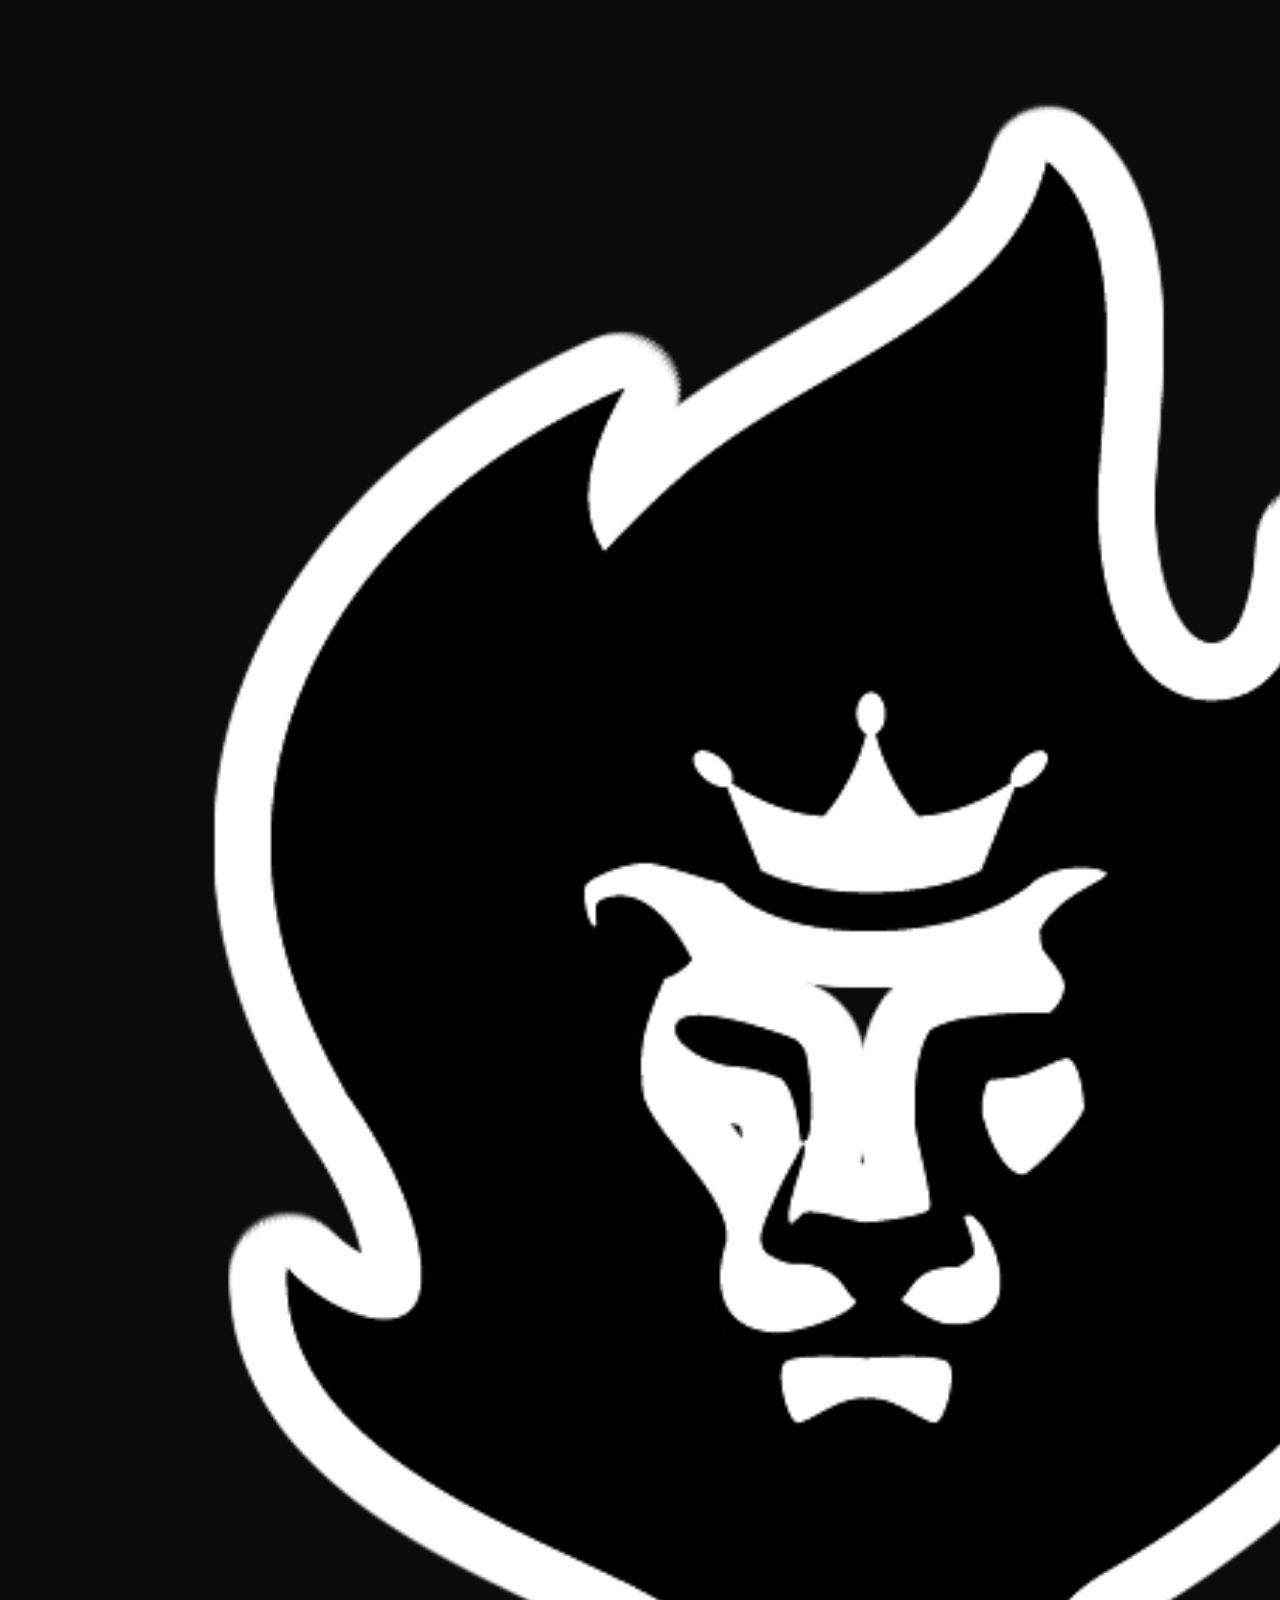
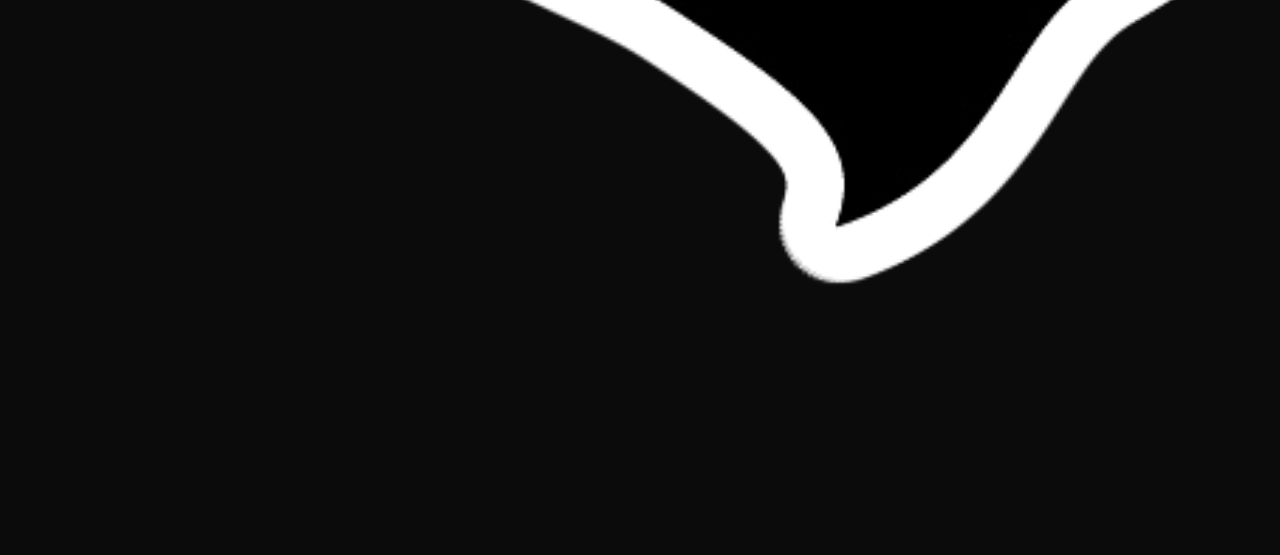
<file: index.html>
<!DOCTYPE html>
<html lang="ar" dir="rtl">
<head>
    <meta charset="UTF-8">
    <meta name="viewport" content="width=device-width, initial-scale=1.0">
    <title>كنيسة مركز الحياة العربية - Life Center Arabic Church</title>
    
    <!-- الأيقونة الخاصة بالموقع -->
    <link rel="icon" type="image/png" href="favicon.png">
    
    <!-- ملف التصميم الخارجي والخطوط والأيقونات -->
    <link rel="stylesheet" href="style.css">
    <link rel="stylesheet" href="https://cdnjs.cloudflare.com/ajax/libs/font-awesome/6.4.0/css/all.min.css">
    <link href="https://fonts.googleapis.com/css2?family=Cairo:wght@400;600;700&display=swap" rel="stylesheet">
</head>
<body>

    <!-- خلفية الصور المتحركة -->
    <div class="bg-slideshow">
        <div class="bg-slide"></div>
        <div class="bg-slide"></div>
        <div class="bg-slide"></div>
    </div>
    
    <!-- طبقة التعتيم الخفيفة لإبراز النصوص -->
    <div class="overlay"></div>

    <!-- محتوى الصفحة الترحيبية -->
    <div class="welcome-content">
        <div class="welcome-logo">
            <img src="chrch Logo.png" alt="LCAC Logo">
        </div>
        
        <h1>كنيسة مركز الحياة العربية</h1>
        <h2>Life Center Arabic Church</h2>
        
        <p>
            يرجى اختيار اللغة للمتابعة<br>Please choose your preferred language
        </p>

        <div class="lang-buttons">
            <a href="ar.html" class="lang-btn btn-ar">
                <i class="fas fa-globe-americas"></i> الدخول بالعربية
            </a>
            
            <a href="en.html" class="lang-btn btn-en">
                <i class="fas fa-globe"></i> English Site
            </a>
        </div>
    </div>

</body>
</html>
</file>
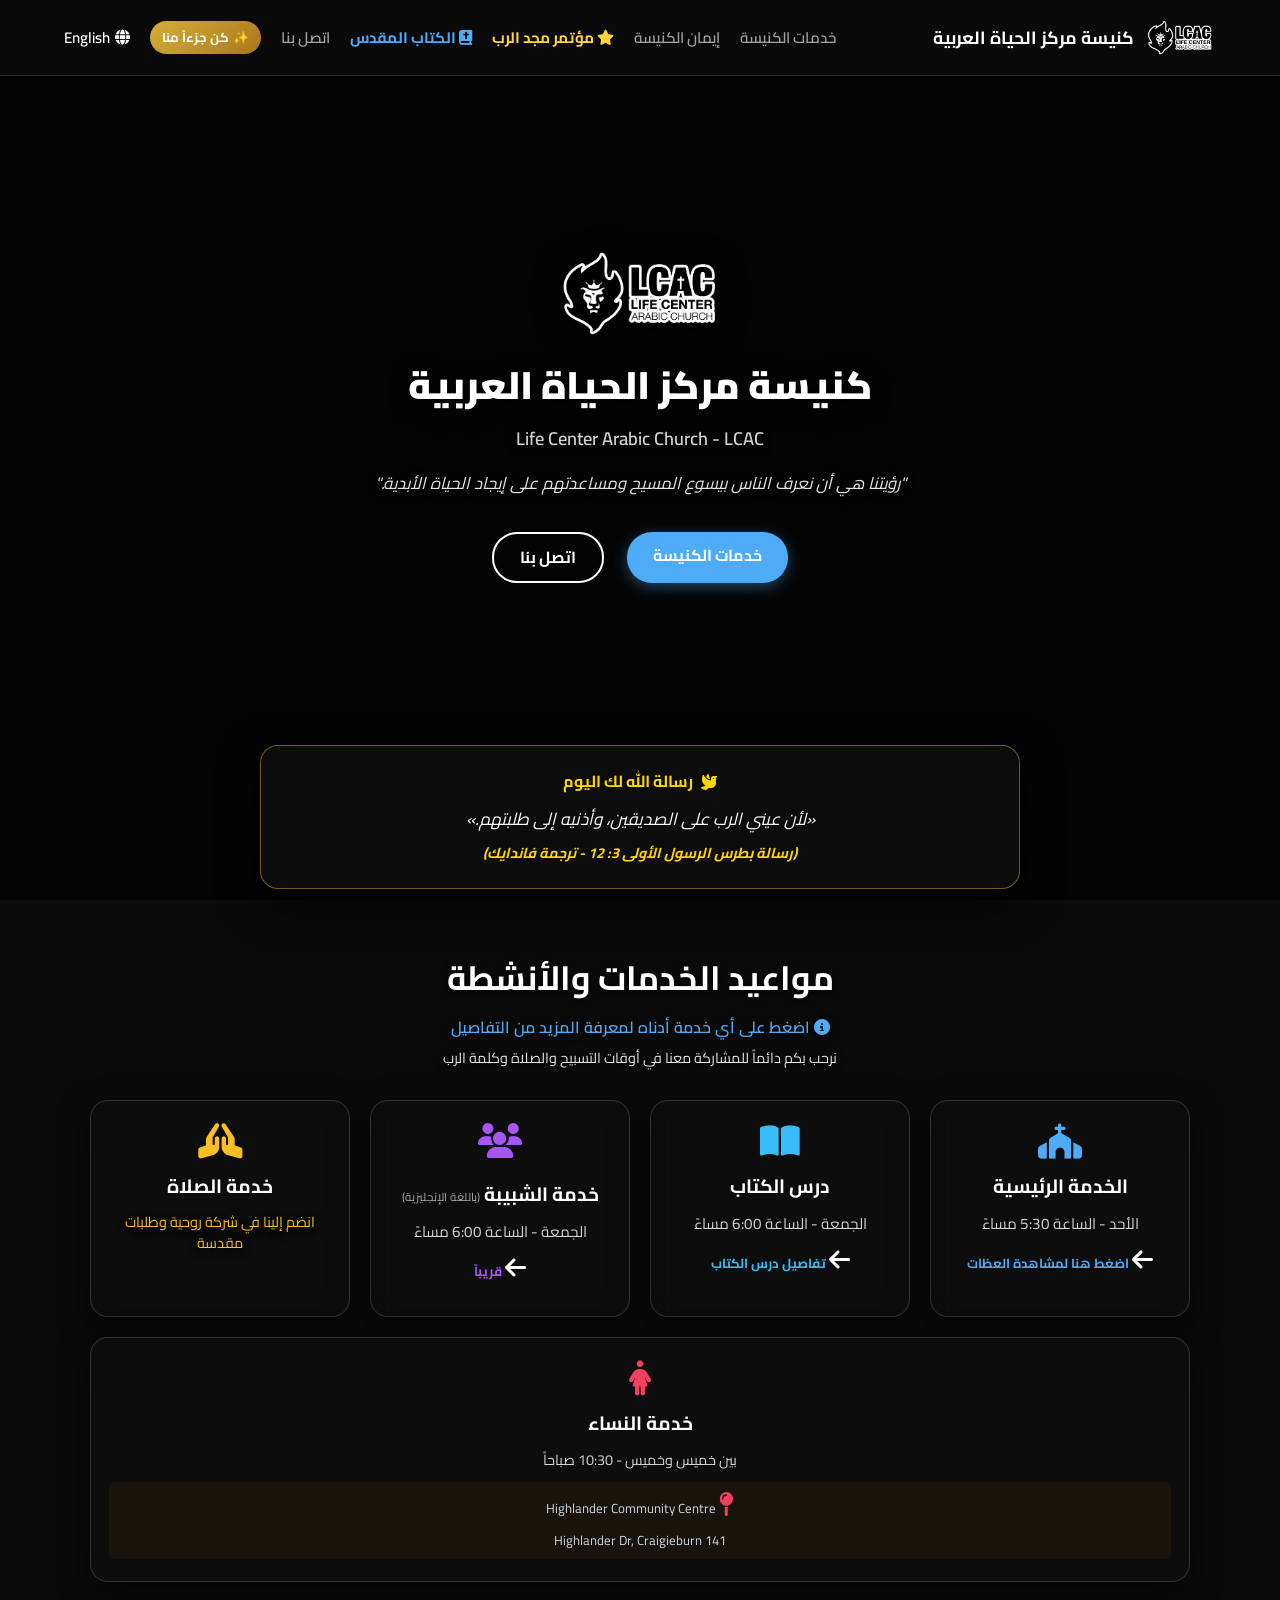
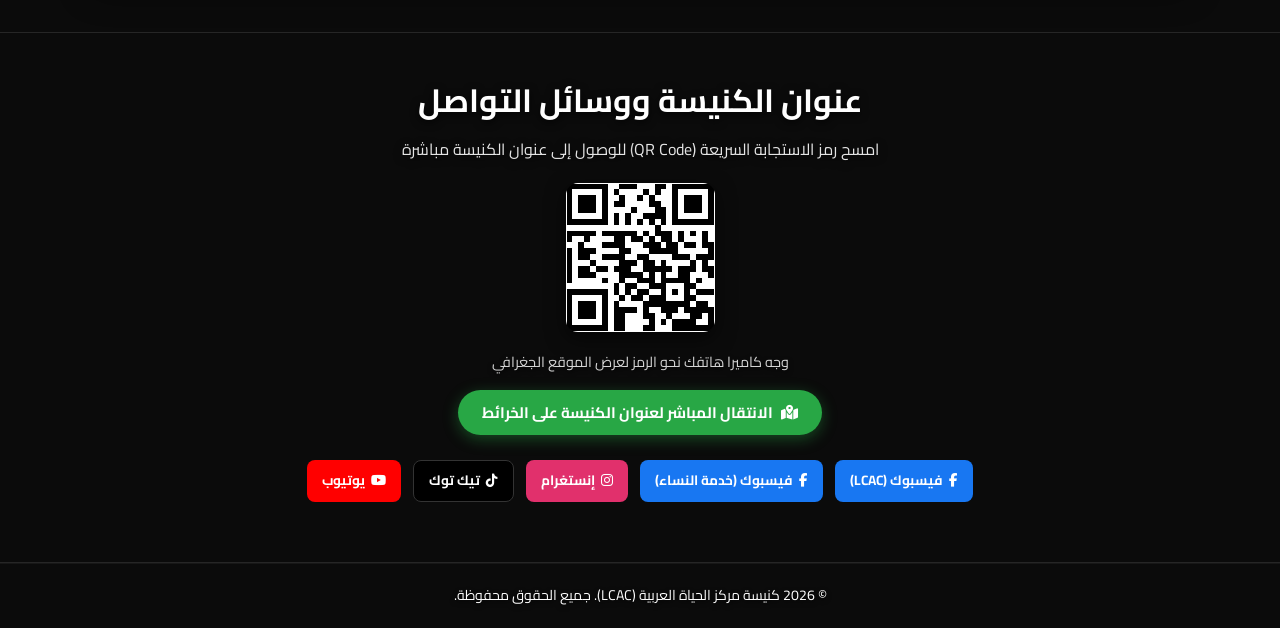
<file: ar.html>
<!DOCTYPE html>
<html lang="ar" dir="rtl">
<head>
    <meta charset="UTF-8">
    <meta name="viewport" content="width=device-width, initial-scale=1.0">
    <title>كنيسة مركز الحياة العربية - LCAC</title>
    
    <!-- الأيقونة وملف التصميم والخطوط -->
    <link rel="icon" type="image/png" href="favicon.png">
    <link rel="stylesheet" href="style.css">
    <link rel="stylesheet" href="https://cdnjs.cloudflare.com/ajax/libs/font-awesome/6.4.0/css/all.min.css">
    <link href="https://fonts.googleapis.com/css2?family=Cairo:wght@400;600;700;900&display=swap" rel="stylesheet">

    <style>
        body {
            font-family: 'Cairo', sans-serif;
            scroll-behavior: smooth;
        }
        
        /* تجميع العناصر وترابطها السينمائي لمنع أي تباعد مزعج */
        .hero-compact-wrapper {
            display: flex;
            flex-direction: column;
            align-items: center;
            justify-content: center;
            min-height: 85vh;
            padding: 100px 20px 30px 20px;
            text-align: center;
        }

        .hero-logo-box img {
            height: 90px !important;
            width: auto !important;
            max-height: 90px !important;
            max-width: 250px !important;
            object-fit: contain !important;
            filter: drop-shadow(0 4px 15px rgba(0,0,0,0.8));
            margin-bottom: 15px;
            display: block !important;
        }

        .hero-title-main {
            color: #fff;
            font-size: 2.4rem;
            font-weight: 900;
            margin: 0 0 5px 0;
            text-shadow: 0 4px 20px rgba(0,0,0,0.9);
        }

        .hero-title-sub {
            color: #d4d4d4;
            font-size: 1.15rem;
            font-weight: 600;
            margin: 0 0 15px 0;
            text-shadow: 0 2px 10px rgba(0,0,0,0.9);
        }

        .hero-vision-box {
            color: #e5e5e5;
            font-size: 1.05rem;
            max-width: 650px;
            margin: 0 auto 25px auto;
            line-height: 1.7;
            text-shadow: 0 2px 8px rgba(0,0,0,0.9);
            font-style: italic;
        }

        /* مظهر بطاقات الخدمات بزجاج بصري فاخر ومسافات داخلية متوازنة */
        .service-card {
            background: rgba(15, 15, 15, 0.72) !important;
            backdrop-filter: blur(14px);
            -webkit-backdrop-filter: blur(14px);
            border: 1px solid rgba(255, 255, 255, 0.15) !important;
            border-radius: 18px !important;
            padding: 22px 18px !important;
            transition: transform 0.3s ease, border-color 0.3s ease, box-shadow 0.3s ease !important;
            box-shadow: 0 10px 30px rgba(0,0,0,0.6) !important;
        }

        .service-card:hover {
            transform: translateY(-6px) !important;
            border-color: #4dabf7 !important;
            box-shadow: 0 15px 40px rgba(77, 171, 247, 0.3) !important;
        }

        /* الهيدر العربي المضبوط بدقة */
        header { 
            background: rgba(11, 11, 11, 0.95); 
            backdrop-filter: blur(10px); 
            border-bottom: 1px solid var(--border-color); 
            position: fixed; 
            width: 100%; 
            top: 0; 
            z-index: 1000; 
        }

        .nav-container { 
            display: flex !important; 
            flex-direction: row !important; 
            justify-content: space-between !important; 
            align-items: center !important; 
            height: 75px;
            width: 90%;
            max-width: 1200px;
            margin: auto;
            direction: rtl !important;
        }

        .logo {
            display: flex !important;
            align-items: center !important;
            gap: 12px;
            font-weight: 700;
            color: #fff;
            font-size: 1.1rem;
        }

        .logo a {
            display: flex;
            align-items: center;
            gap: 10px;
            text-decoration: none;
            color: #fff;
        }

        .logo img {
            height: 38px !important;
            width: auto !important;
            max-height: 38px !important;
            max-width: 150px !important;
            object-fit: contain !important;
            display: block !important;
        }

        #nav-menu ul { 
            display: flex !important; 
            list-style: none !important; 
            gap: 20px !important; 
            align-items: center !important; 
            margin: 0 !important; 
            padding: 0 !important; 
        }

        #nav-menu ul li a { 
            text-decoration: none;
            color: var(--text-muted);
            font-weight: 600;
            font-size: 0.95rem;
            transition: color 0.3s; 
        }

        #nav-menu ul li a:hover { color: #fff; }

        /* إصلاح جذري لنافذة "قيد التحديث" لتتمركز تماماً في منتصف الشاشة */
        #under-construction-modal {
            display: none;
            position: fixed !important;
            top: 0 !important;
            left: 0 !important;
            width: 100vw !important;
            height: 100vh !important;
            background: rgba(0, 0, 0, 0.85) !important;
            backdrop-filter: blur(10px);
            z-index: 99999 !important;
            justify-content: center !important;
            align-items: center !important;
            opacity: 0;
            transition: opacity 0.4s ease;
            margin: 0 !important;
        }

        .modal-content {
            background: linear-gradient(135deg, rgba(30, 30, 30, 0.95), rgba(15, 15, 15, 0.98));
            border: 1px solid rgba(77, 171, 247, 0.4);
            padding: 45px 30px;
            border-radius: 20px;
            text-align: center;
            max-width: 420px;
            width: 90%;
            box-shadow: 0 20px 50px rgba(0, 0, 0, 0.9);
            margin: auto !important;
        }

        .modal-icon-glow {
            font-size: 3.8rem;
            color: #4dabf7;
            margin-bottom: 20px;
        }

        .modal-btn {
            background: linear-gradient(135deg, #4dabf7, #228be6);
            color: #fff;
            border: none;
            padding: 12px 30px;
            border-radius: 10px;
            font-weight: bold;
            cursor: pointer;
            font-size: 1.05rem;
        }

        /* زر العودة للأعلى العائم */
        #backToTop {
            position: fixed;
            bottom: 25px;
            left: 25px;
            background: #4dabf7;
            color: #fff;
            width: 42px;
            height: 42px;
            border-radius: 50%;
            display: flex;
            align-items: center;
            justify-content: center;
            text-decoration: none;
            box-shadow: 0 4px 15px rgba(77, 171, 247, 0.4);
            opacity: 0;
            transition: opacity 0.3s, transform 0.3s;
            z-index: 999;
            pointer-events: none;
        }

        #backToTop.show {
            opacity: 1;
            pointer-events: auto;
        }

        #backToTop:hover {
            transform: scale(1.1);
        }

        @media (max-width: 900px) {
            #menu-toggle { display: block !important; background: none; border: none; color: #fff; font-size: 1.6rem; cursor: pointer; }
            #nav-menu {
                display: none;
                position: absolute;
                top: 100%;
                right: 0;
                width: 100%;
                background: rgba(15, 15, 15, 0.98);
                backdrop-filter: blur(10px);
                border-bottom: 1px solid rgba(255, 255, 255, 0.1);
                padding: 20px 0;
                box-shadow: 0 10px 25px rgba(0,0,0,0.8);
                z-index: 1000;
            }
            #nav-menu.active { display: block; }
            #nav-menu ul { flex-direction: column !important; gap: 15px !important; text-align: center !important; }
        }
        #menu-toggle { display: none; }
    </style>
</head>
<body id="top">

    <!-- خلفية الصور المتحركة -->
    <div class="ar-bg-slideshow">
        <div class="ar-slide"></div>
        <div class="ar-slide"></div>
        <div class="ar-slide"></div>
        <div class="ar-slide"></div>
        <div class="ar-slide"></div>
    </div>
    
    <div class="ar-overlay"></div>

    <!-- نافذة قيد التحديث (متمركزة تماماً في المنتصف الآن) -->
    <div id="under-construction-modal">
        <div class="modal-content">
            <div class="modal-icon-glow"><i class="fas fa-hammer"></i></div>
            <h3 style="color: #fff; margin-bottom: 10px; font-size: 1.5rem;">هذه الصفحة قيد التحديث</h3>
            <p style="color: #d4d4d4; margin-bottom: 20px; line-height: 1.6;">نعمل بكل حب على تجهيز تفاصيل هذه الخدمة لتكون متاحة لكم قريباً.</p>
            <button class="modal-btn" onclick="closeModal()">العودة للرئيسية</button>
        </div>
    </div>

    <!-- شريط التنقل العلوي -->
    <header>
        <div class="container nav-container">
            <div class="logo">
                <a href="ar.html">
                    <img src="chrch Logo.png" alt="شعار كنيسة مركز الحياة العربية">
                    <span>كنيسة مركز الحياة العربية</span>
                </a>
            </div>
            
            <button id="menu-toggle" onclick="toggleMenu()">
                <i class="fas fa-bars"></i>
            </button>

            <nav id="nav-menu">
                <ul>
                    <li><a href="#services">خدمات الكنيسة</a></li>
                    <li><a href="faith.html">إيمان الكنيسة</a></li>
                    <li><a href="conference.html" style="color: #ffd43b; font-weight: bold;"><i class="fas fa-star"></i> مؤتمر مجد الرب</a></li>
                    <li><a href="bible.pdf" target="_blank" style="color: #4dabf7; font-weight: bold;"><i class="fas fa-bible"></i> الكتاب المقدس</a></li>
                    <li><a href="#contact">اتصل بنا</a></li>
                    <li>
                        <a href="https://forms.gle/sBXa8hQtGhmyuJ7XA" target="_blank" style="background: linear-gradient(135deg, #d4af37, #aa771c); color: #ffffff; padding: 5px 12px; font-size: 13px; font-weight: bold; text-decoration: none; border-radius: 20px; display: inline-flex; align-items: center; gap: 4px;">
                            <span>✨</span> كن جزءاً منا
                        </a>
                    </li>
                    <li>
                        <a href="en.html" style="color:#fff; text-decoration:none; display: inline-flex; align-items: center; gap: 5px;">
                            <i class="fas fa-globe"></i> English
                        </a>
                    </li>
                </ul>
            </nav>
        </div>
    </header>

    <!-- الواجهة الرئيسية -->
    <section id="home" style="background: transparent !important;">
        <div class="hero-compact-wrapper">
            <div class="hero-logo-box">
                <img src="chrch Logo.png" alt="شعار كنيسة مركز الحياة العربية">
            </div>
            <h1 class="hero-title-main">كنيسة مركز الحياة العربية</h1>
            <h2 class="hero-title-sub">Life Center Arabic Church - LCAC</h2>
            <p class="hero-vision-box">
                "رؤيتنا هي أن نعرف الناس بيسوع المسيح ومساعدتهم على إيجاد الحياة الأبدية."
            </p>
            <div class="hero-buttons" style="margin-top: 5px;">
                <a href="#services" class="btn primary-btn" style="background: #4dabf7; color: #fff; padding: 10px 26px; border-radius: 25px; text-decoration: none; margin: 4px; display: inline-block; font-weight: bold; box-shadow: 0 4px 15px rgba(77, 171, 247, 0.4);">خدمات الكنيسة</a>
                <a href="#contact" class="btn secondary-btn" style="background: transparent; border: 2px solid #fff; color: #fff; padding: 10px 26px; border-radius: 25px; text-decoration: none; margin: 4px; display: inline-block; font-weight: bold;">اتصل بنا</a>
            </div>
        </div>
    </section>

    <!-- قسم رسالة الله لك اليوم -->
    <section style="max-width: 800px; margin: -20px auto 40px auto; padding: 0 20px; position: relative; z-index: 2;">
        <div style="background: rgba(15, 15, 15, 0.85); backdrop-filter: blur(14px); border: 1px solid rgba(212, 175, 55, 0.5); border-radius: 18px; padding: 22px 30px; text-align: center; box-shadow: 0 15px 40px rgba(0,0,0,0.8);">
            <div style="color: #ffd700; font-size: 1rem; font-weight: bold; margin-bottom: 8px; display: inline-flex; align-items: center; gap: 8px;">
                <i class="fas fa-dove" style="color: #ffd700;"></i> رسالة الله لك اليوم
            </div>
            <p id="daily-verse-ar" style="color: #f8fafc; font-size: 1.08rem; font-style: italic; line-height: 1.8; margin: 0;">
                جاري تحميل رسالة الكلمة اليومية...
            </p>
        </div>
    </section>

    <!-- مواعيد الخدمات والأنشطة -->
    <section id="services" class="section" style="background: transparent !important; padding: 20px 20px 50px 20px;">
        <div class="container" style="text-align: center; max-width: 1100px; margin: 0 auto;">
            <h2 style="color: #fff; text-shadow: 0 2px 8px rgba(0,0,0,0.9); font-size: 2.1rem; margin-bottom: 8px;">مواعيد الخدمات والأنشطة</h2>
            <p class="section-desc" style="color: #4dabf7; font-weight: 600; font-size: 1rem; text-shadow: 0 2px 8px rgba(0,0,0,0.9); margin-bottom: 4px;">
                <i class="fas fa-info-circle"></i> اضغط على أي خدمة أدناه لمعرفة المزيد من التفاصيل
            </p>
            <p style="color: #e5e5e5; text-shadow: 0 2px 8px rgba(0,0,0,0.9); font-size: 0.9rem; margin-bottom: 30px;">نرحب بكم دائماً للمشاركة معنا في أوقات التسبيح والصلاة وكلمة الرب</p>
            
            <div class="services-grid" style="display: grid; grid-template-columns: repeat(auto-fit, minmax(260px, 1fr)); gap: 20px;">
                
                <a href="sermons.html" class="service-card" style="text-decoration: none;">
                    <i class="fas fa-church" style="font-size: 2.2rem; color: #4dabf7; margin-bottom: 12px;"></i>
                    <h3 style="color: #fff; margin-bottom: 8px; font-size: 1.2rem;">الخدمة الرئيسية</h3>
                    <p class="time" style="color: #d4d4d4; margin-bottom: 10px; font-size: 0.95rem;">الأحد - الساعة 5:30 مساءً</p>
                    <span style="color: #4dabf7; font-size: 0.82rem; display: block; font-weight: bold;">
                        <i class="fas fa-arrow-left"></i> اضغط هنا لمشاهدة العظات
                    </span>
                </a>

                <a href="bible-study.html" class="service-card" style="text-decoration: none;">
                    <i class="fas fa-book-open" style="font-size: 2.2rem; color: #38bdf8; margin-bottom: 12px;"></i>
                    <h3 style="color: #fff; margin-bottom: 8px; font-size: 1.2rem;">درس الكتاب</h3>
                    <p class="time" style="color: #d4d4d4; margin-bottom: 10px; font-size: 0.95rem;">الجمعة - الساعة 6:00 مساءً</p>
                    <span style="color: #38bdf8; font-size: 0.82rem; display: block; font-weight: bold;">
                        <i class="fas fa-arrow-left"></i> تفاصيل درس الكتاب
                    </span>
                </a>

               <a href="javascript:void(0);" onclick="openModal()" class="service-card" style="text-decoration: none;">
                    <i class="fas fa-users" style="font-size: 2.2rem; color: #a855f7; margin-bottom: 12px;"></i>
                    <h3 style="color: #fff; margin: 8px 0; font-size: 1.2rem;">
                        <span>خدمة الشبيبة <span style="font-size: 0.72rem; font-weight: normal; color: #aaa;">(باللغة الإنجليزية)</span></span>
                    </h3>
                    <p class="time" style="color: #d4d4d4; margin-bottom: 10px; font-size: 0.95rem;">الجمعة - الساعة 6:00 مساءً</p>
                    <span style="color: #a855f7; font-size: 0.82rem; display: block; font-weight: bold;">
                        <i class="fas fa-arrow-left"></i> قريباً
                    </span>
                </a>

                <a href="prayer-service.html" class="service-card" style="text-decoration: none;">
                    <i class="fas fa-hands-praying" style="font-size: 2.2rem; color: #fbbf24; margin-bottom: 12px;"></i>
                    <h3 style="color: #fff; margin-bottom: 8px; font-size: 1.2rem;">خدمة الصلاة</h3>
                    <p style="color: #fbbf24; text-shadow: 0 2px 8px rgba(0,0,0,0.95); margin-top: 5px; font-size: 0.9rem; line-height: 1.5;">انضم إلينا في شركة روحية وطلبات مقدسة</p>
                </a>

               <a href="women.html" class="service-card special-card" style="text-decoration: none;">
                    <i class="fas fa-female" style="font-size: 2.2rem; color: #f43f5e; margin-bottom: 12px;"></i>
                    <h3 style="color: #fff; margin-bottom: 8px; font-size: 1.2rem;">خدمة النساء</h3>
                    <p class="time" style="color: #d4d4d4; margin-bottom: 8px; font-size: 0.9rem;">بين خميس وخميس - 10:30 صباحاً</p>
                    <span class="location-note" style="color: #cbd5e1; display: block; font-size: 0.82rem; line-height: 1.4;">
                        <i class="fas fa-map-pin" style="color: #f43f5e;"></i> Highlander Community Centre<br>
                        141 Highlander Dr, Craigieburn
                    </span>
                </a>

            </div>
        </div>
    </section>

    <!-- عنوان الكنيسة والتواصل -->
    <section id="contact" class="section" style="padding: 40px 20px; background: transparent !important;">
        <div class="container" style="background: transparent !important; text-align: center;">
            <h2 style="color: #fff; text-shadow: 0 2px 8px rgba(0,0,0,0.9); font-size: 2rem; margin-bottom: 8px;">عنوان الكنيسة ووسائل التواصل</h2>
            <p class="section-desc" style="color: #e5e5e5; text-shadow: 0 2px 8px rgba(0,0,0,0.9); margin-bottom: 20px;">امسح رمز الاستجابة السريعة (QR Code) للوصول إلى عنوان الكنيسة مباشرة</p>
            
            <div style="margin: 15px 0; background: transparent !important;">
                <img src="church address qr.jpg" alt="QR Code عنوان الكنيسة" class="qr-clean-img" style="border-radius: 12px; box-shadow: 0 6px 20px rgba(0,0,0,0.6); max-height: 170px;">
                <p style="color: #d4d4d4; margin-top: 10px; text-shadow: 0 2px 5px rgba(0,0,0,0.9); font-size: 0.9rem;">وجه كاميرا هاتفك نحو الرمز لعرض الموقع الجغرافي</p>
            </div>

            <div style="margin: 15px 0 25px 0; background: transparent !important;">
                <a href="https://maps.google.com/?q=75+Interlink+Dr,+Craigieburn+VIC+3064" target="_blank" style="display: inline-flex; align-items: center; gap: 8px; background: #28a745; color: #fff; padding: 10px 24px; border-radius: 30px; text-decoration: none; font-weight: bold; font-size: 0.95rem; box-shadow: 0 4px 15px rgba(40, 167, 69, 0.4);">
                    <i class="fas fa-map-marked-alt"></i> الانتقال المباشر لعنوان الكنيسة على الخرائط
                </a>
            </div>

            <div style="display: flex; justify-content: center; gap: 12px; margin: 20px 0; flex-wrap: wrap; background: transparent !important;">
                <a href="https://www.facebook.com/lifecenterarabicchurch?locale=ar_AR" target="_blank" style="background: #1877f2; color: #fff; padding: 8px 15px; border-radius: 8px; text-decoration: none; font-weight: bold; font-size: 0.85rem; display: flex; align-items: center; gap: 6px;">
                    <i class="fab fa-facebook-f"></i> فيسبوك (LCAC)
                </a>
                <a href="https://www.facebook.com/profile.php?id=61588101971469" target="_blank" style="background: #1877f2; color: #fff; padding: 8px 15px; border-radius: 8px; text-decoration: none; font-weight: bold; font-size: 0.85rem; display: flex; align-items: center; gap: 6px;">
                    <i class="fab fa-facebook-f"></i> فيسبوك (خدمة النساء)
                </a>
                <a href="https://www.instagram.com/lifecenterarabicchurch/" target="_blank" style="background: #e1306c; color: #fff; padding: 8px 15px; border-radius: 8px; text-decoration: none; font-weight: bold; font-size: 0.85rem; display: flex; align-items: center; gap: 6px;">
                    <i class="fab fa-instagram"></i> إنستغرام
                </a>
                <a href="https://www.tiktok.com/@lifecenterarabicchurch" target="_blank" style="background: #000000; border: 1px solid #333; color: #fff; padding: 8px 15px; border-radius: 8px; text-decoration: none; font-weight: bold; font-size: 0.85rem; display: flex; align-items: center; gap: 6px;">
                    <i class="fab fa-tiktok"></i> تيك توك
                </a>
                <a href="https://www.youtube.com/@lifecenterarabicchurch" target="_blank" style="background: #ff0000; color: #fff; padding: 8px 15px; border-radius: 8px; text-decoration: none; font-weight: bold; font-size: 0.85rem; display: flex; align-items: center; gap: 6px;">
                    <i class="fab fa-youtube"></i> يوتيوب
                </a>
            </div>
        </div>
    </section>

    <!-- زر العودة للأعلى -->
    <a href="#top" id="backToTop"><i class="fas fa-arrow-up"></i></a>

    <!-- الفوتر -->
    <footer style="background: transparent !important; text-align: center; padding: 20px 0; border-top: 1px solid rgba(255,255,255,0.05);">
        <div class="container">
            <p style="color: #fff; text-shadow: 0 2px 5px rgba(0,0,0,0.8); font-size: 0.88rem;">&copy; 2026 كنيسة مركز الحياة العربية (LCAC). جميع الحقوق محفوظة.</p>
        </div>
    </footer>

    <!-- استدعاء ملف الآيات اليومية -->
    <script src="daily-verses.js"></script>

    <!-- الدوال البرمجية التفاعلية -->
    <script>
        function toggleMenu() {
            const menu = document.getElementById('nav-menu');
            menu.classList.toggle('active');
        }

        function openModal() {
            const modal = document.getElementById('under-construction-modal');
            modal.style.display = 'flex';
            setTimeout(() => { modal.style.opacity = '1'; }, 10);
        }
        
        function closeModal() {
            const modal = document.getElementById('under-construction-modal');
            modal.style.opacity = '0';
            setTimeout(() => { modal.style.display = 'none'; }, 300);
        }

        // إظهار وإخفاء زر العودة للأعلى حسب التمرير
        window.addEventListener('scroll', function() {
            const backBtn = document.getElementById('backToTop');
            if (window.scrollY > 300) {
                backBtn.classList.add('show');
            } else {
                backBtn.classList.remove('show');
            }
        });
    </script>
</body>
</html>
</file>
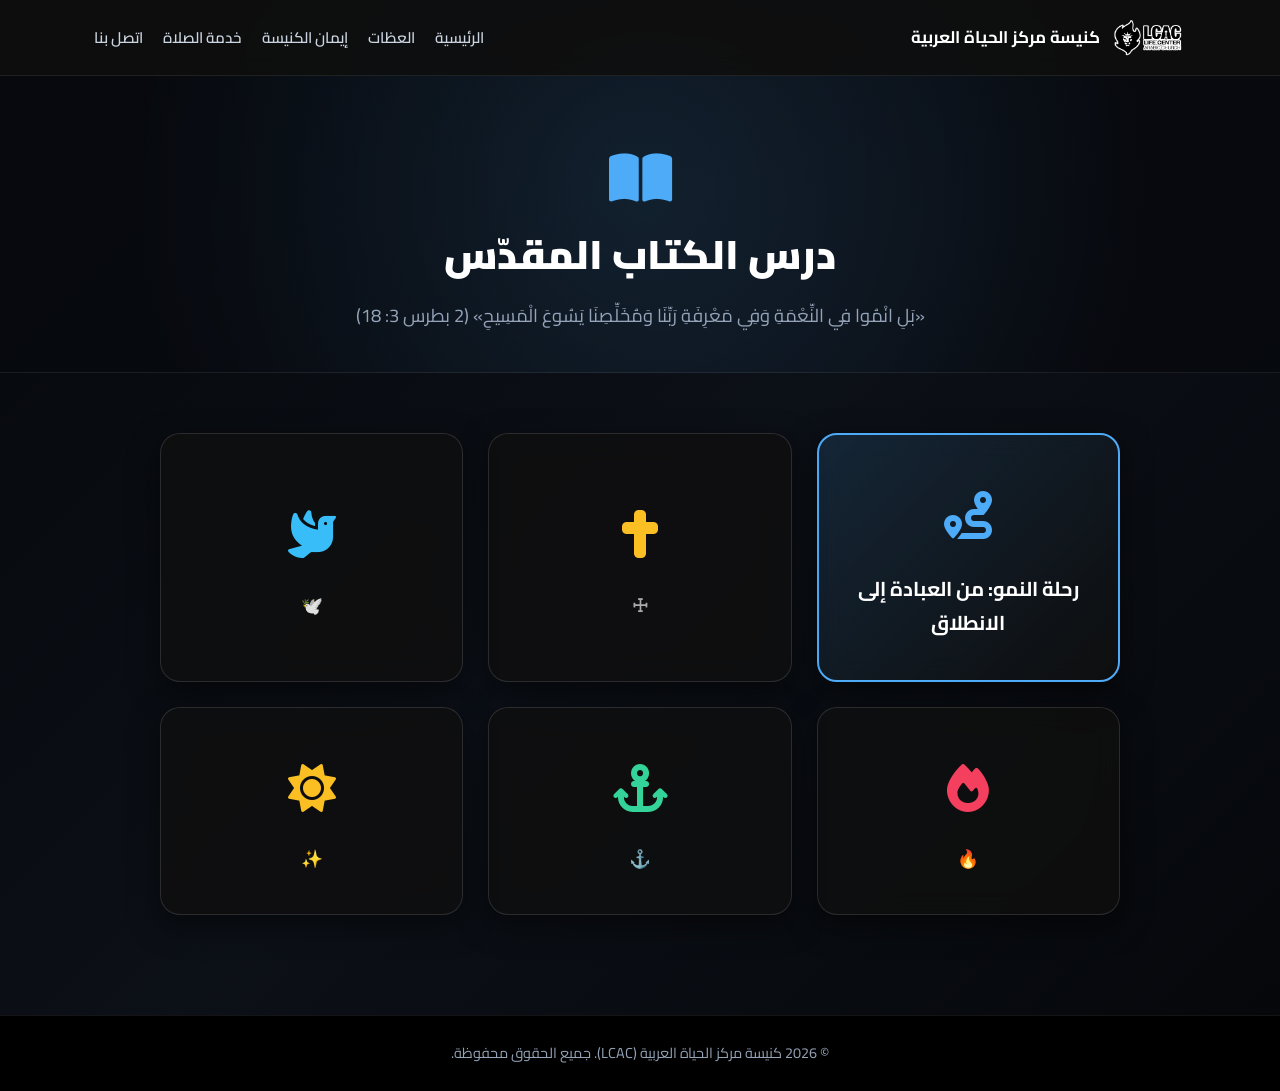
<file: bible-study.html>
<!DOCTYPE html>
<html lang="ar" dir="rtl">
<head>
    <meta charset="UTF-8">
    <meta name="viewport" content="width=device-width, initial-scale=1.0">
    <title>درس الكتاب - كنيسة مركز الحياة العربية LCAC</title>
    
    <!-- الأيقونات والخطوط وملف التصميم المركزي -->
    <link rel="icon" type="image/png" href="favicon.png">
    <link rel="stylesheet" href="style.css">
    <link rel="stylesheet" href="https://cdnjs.cloudflare.com/ajax/libs/font-awesome/6.4.0/css/all.min.css">
    <link href="https://fonts.googleapis.com/css2?family=Cairo:wght@400;600;700;900&display=swap" rel="stylesheet">
    
    <style>
        body {
            font-family: 'Cairo', sans-serif;
            background: linear-gradient(135deg, #05070a 0%, #0c1017 50%, #05070a 100%);
            color: #f3f4f6;
            margin: 0;
            min-height: 100vh;
            display: flex;
            flex-direction: column;
            justify-content: space-between;
        }

        .bible-hero {
            text-align: center;
            padding: 150px 20px 40px;
            background: radial-gradient(circle at center, rgba(77, 171, 247, 0.12) 0%, rgba(7, 9, 14, 0.95) 75%);
            border-bottom: 1px solid rgba(255, 255, 255, 0.08);
        }

        /* شبكة الأزرار الـ 6 الرئيسية */
        .main-buttons-grid {
            display: grid;
            grid-template-columns: repeat(auto-fit, minmax(280px, 1fr));
            gap: 25px;
            max-width: 1000px;
            margin: 60px auto 100px auto;
            padding: 0 20px;
        }

        .main-category-card {
            background: rgba(15, 15, 15, 0.82);
            backdrop-filter: blur(14px);
            border: 1px solid rgba(255, 255, 255, 0.12);
            border-radius: 20px;
            padding: 40px 20px;
            text-align: center;
            text-decoration: none;
            transition: all 0.3s cubic-bezier(0.165, 0.84, 0.44, 1);
            box-shadow: 0 10px 30px rgba(0,0,0,0.5);
            display: flex;
            flex-direction: column;
            align-items: center;
            justify-content: center;
            min-height: 180px;
        }

        .main-category-card:hover {
            transform: translateY(-8px);
            border-color: #4dabf7;
            box-shadow: 0 15px 40px rgba(77, 171, 247, 0.3);
            background: rgba(30, 41, 59, 0.85);
        }

        .main-category-card.active-journey {
            border: 2px solid #4dabf7;
            background: linear-gradient(135deg, rgba(77, 171, 247, 0.15), rgba(15, 15, 15, 0.85));
        }

        .card-icon {
            font-size: 3rem;
            margin-bottom: 15px;
            color: #4dabf7;
        }

        .card-title {
            color: #fff;
            font-size: 1.25rem;
            font-weight: 700;
            margin: 0;
        }

        /* الهيدر العلوي */
        .nav-container { display: flex; justify-content: space-between; align-items: center; padding: 15px 30px; }
        header { background: rgba(15, 15, 15, 0.92); backdrop-filter: blur(10px); position: fixed; top: 0; left: 0; width: 100%; z-index: 1000; border-bottom: 1px solid rgba(255, 255, 255, 0.08); }
        .logo a { color: #fff; text-decoration: none; font-weight: bold; font-size: 1.05rem; display: flex; align-items: center; gap: 10px; }
        #nav-menu ul { display: flex; list-style: none; gap: 20px; align-items: center; margin: 0; padding: 0; }
        #nav-menu ul li a { color: #cbd5e1; text-decoration: none; font-size: 0.95rem; transition: color 0.3s; }
        #nav-menu ul li a:hover { color: #4dabf7; }
    </style>
</head>
<body>

    <!-- الهيدر العلوي الموحد -->
    <header>
        <div class="container nav-container" style="max-width: 1200px; margin: 0 auto;">
            <div class="logo">
                <a href="ar.html">
                    <img src="chrch Logo.png" alt="الشعار" style="height: 38px; width: auto;">
                    <span>كنيسة مركز الحياة العربية</span>
                </a>
            </div>
            <nav id="nav-menu">
                <ul>
                    <li><a href="ar.html">الرئيسية</a></li>
                    <li><a href="sermons.html">العظات</a></li>
                    <li><a href="faith.html">إيمان الكنيسة</a></li>
                    <li><a href="prayer-service.html">خدمة الصلاة</a></li>
                    <li><a href="ar.html#contact">اتصل بنا</a></li>
                </ul>
            </nav>
        </div>
    </header>

    <!-- الواجهة الرئيسية -->
    <section class="bible-hero">
        <i class="fas fa-book-open" style="font-size: 3.5rem; color: #4dabf7; margin-bottom: 15px;"></i>
        <h1 style="color: #fff; font-size: 2.5rem; margin-bottom: 10px; font-weight: 900;">درس الكتاب المقدّس</h1>
        <p style="color: #94a3b8; max-width: 700px; margin: 0 auto; font-size: 1.15rem; line-height: 1.8;">
            «بَلِ انْمُوا فِي النِّعْمَةِ وَفِي مَعْرِفَةِ رَبِّنَا وَمُخَلِّصِنَا يَسُوعَ الْمَسِيحِ» (2 بطرس 3: 18)
        </p>
    </section>

    <!-- شبكة الـ 6 أزرار الرئيسية -->
    <main class="main-buttons-grid">
        
        <!-- الزر الأول: رحلة النمو (ينقل إلى الصفحة الثانية) -->
        <a href="growth-journey.html" class="main-category-card active-journey">
            <div class="card-icon"><i class="fas fa-route" style="color: #4dabf7;"></i></div>
            <h3 class="card-title">رحلة النمو: من العبادة إلى الانطلاق</h3>
        </a>

        <!-- الزر الثاني (رمز فقط للمستقبل) -->
        <a href="javascript:void(0);" onclick="alert('هذا القسم قيد التجهيز وقريباً سيكون متاحاً!')" class="main-category-card">
            <div class="card-icon"><i class="fas fa-cross" style="color: #fbbf24;"></i></div>
            <h3 class="card-title" style="color: #aaa; font-size: 1.1rem;">☩</h3>
        </a>

        <!-- الزر الثالث (رمز فقط للمستقبل) -->
        <a href="javascript:void(0);" onclick="alert('هذا القسم قيد التجهيز وقريباً سيكون متاحاً!')" class="main-category-card">
            <div class="card-icon"><i class="fas fa-dove" style="color: #38bdf8;"></i></div>
            <h3 class="card-title" style="color: #aaa; font-size: 1.1rem;">🕊️</h3>
        </a>

        <!-- الزر الرابع (رمز فقط للمستقبل) -->
        <a href="javascript:void(0);" onclick="alert('هذا القسم قيد التجهيز وقريباً سيكون متاحاً!')" class="main-category-card">
            <div class="card-icon"><i class="fas fa-fire" style="color: #f43f5e;"></i></div>
            <h3 class="card-title" style="color: #aaa; font-size: 1.1rem;">🔥</h3>
        </a>

        <!-- الزر الخامس (رمز فقط للمستقبل) -->
        <a href="javascript:void(0);" onclick="alert('هذا القسم قيد التجهيز وقريباً سيكون متاحاً!')" class="main-category-card">
            <div class="card-icon"><i class="fas fa-anchor" style="color: #34d399;"></i></div>
            <h3 class="card-title" style="color: #aaa; font-size: 1.1rem;">⚓</h3>
        </a>

        <!-- الزر السادس (رمز فقط للمستقبل) -->
        <a href="javascript:void(0);" onclick="alert('هذا القسم قيد التجهيز وقريباً سيكون متاحاً!')" class="main-category-card">
            <div class="card-icon"><i class="fas fa-sun" style="color: #fbbf24;"></i></div>
            <h3 class="card-title" style="color: #aaa; font-size: 1.1rem;">✨</h3>
        </a>

    </main>

    <!-- الفوتر -->
    <footer style="text-align: center; padding: 25px 0; border-top: 1px solid rgba(255,255,255,0.08); color: #94a3b8; font-size: 0.9rem;">
        &copy; 2026 كنيسة مركز الحياة العربية (LCAC). جميع الحقوق محفوظة.
    </footer>
</body>
</html>
</file>
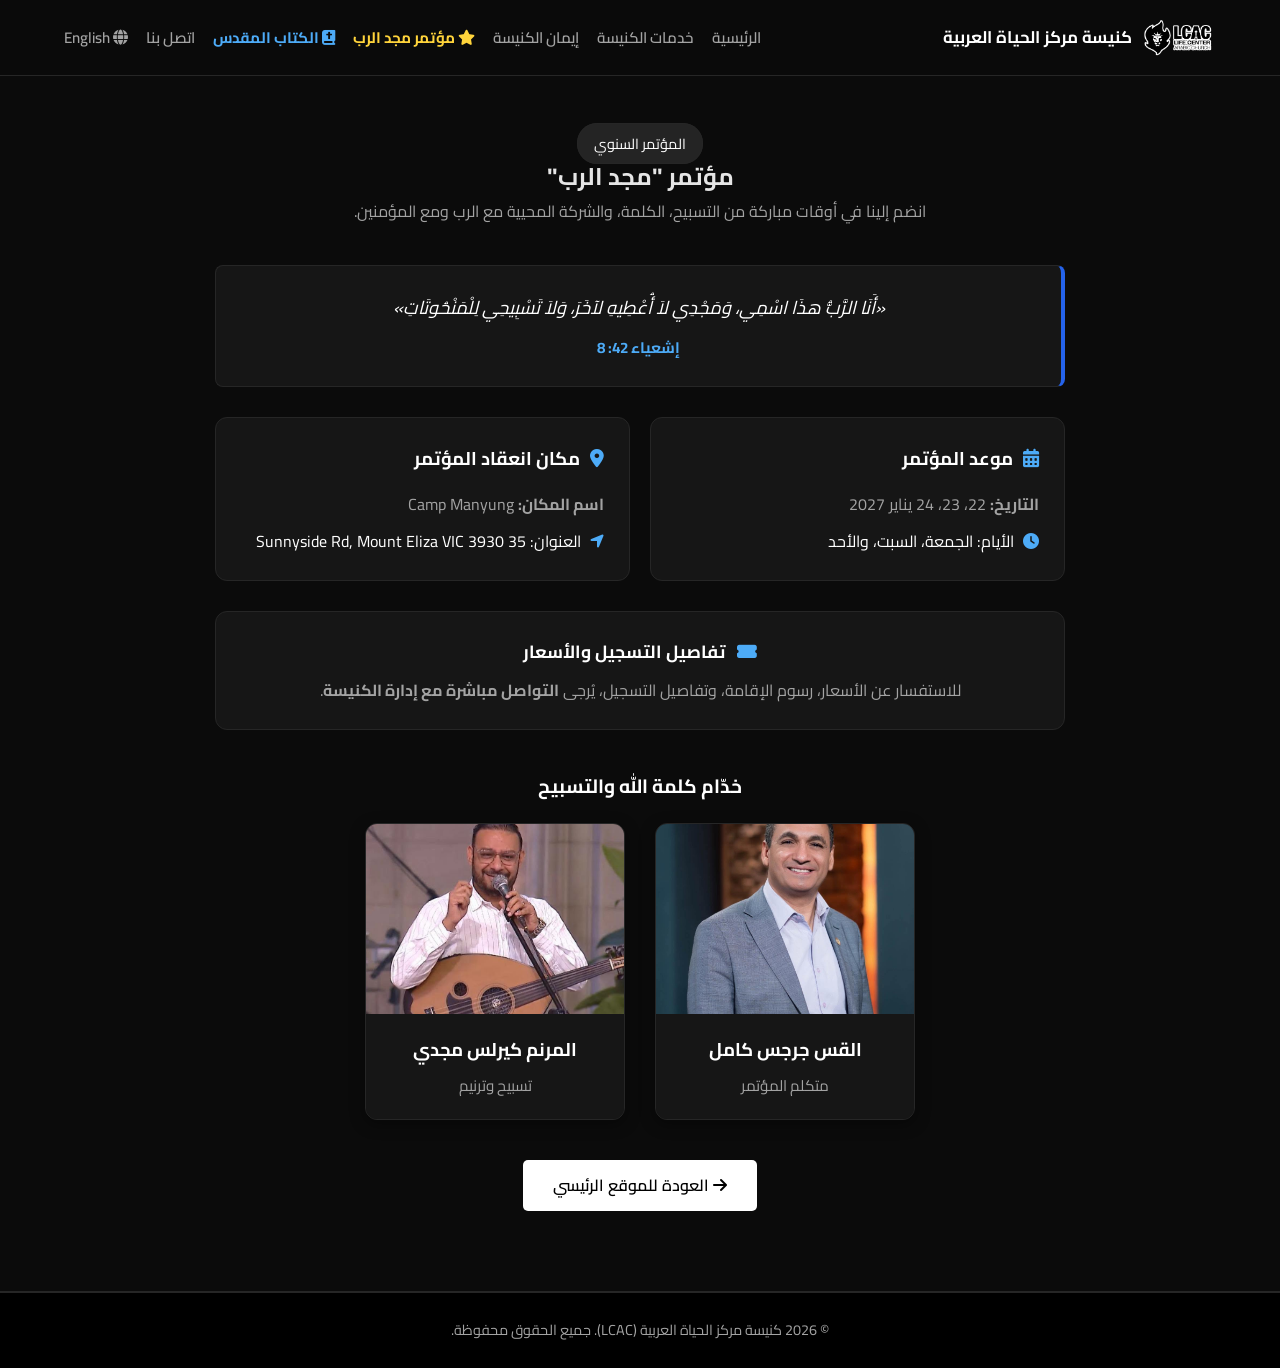
<file: conference.html>
<!DOCTYPE html>
<html lang="ar" dir="rtl">
<head>
    <link rel="icon" type="image/png" href="favicon.png">
    <meta charset="UTF-8">
    <meta name="viewport" content="width=device-width, initial-scale=1.0">
    <title>مؤتمر مجد الرب - كنيسة مركز الحياة العربية LCAC</title>
    <link rel="stylesheet" href="style.css">
    <!-- Font Awesome للأيقونات -->
    <link rel="stylesheet" href="https://cdnjs.cloudflare.com/ajax/libs/font-awesome/6.4.0/css/all.min.css">
    <!-- Google Fonts -->
    <link href="https://fonts.googleapis.com/css2?family=Cairo:wght@400;600;700&display=swap" rel="stylesheet">
</head>
<body>
<!-- الشريط العلوي والتنقل الموحد والمتجاوب مع القائمة المنسدلة -->
    <header>
        <div class="container nav-container" style="display: flex; justify-content: space-between; align-items: center; position: relative;">
            <div class="logo">
                <a href="index.html" style="color: #fff; text-decoration: none; font-weight: bold; font-size: 1.05rem; display: flex; align-items: center; gap: 8px;">
                    <img src="chrch Logo.png" alt="شعار كنيسة مركز الحياة العربية" style="height: 35px; width: auto; background: transparent; border: none; object-fit: contain;">
                    <span>كنيسة مركز الحياة العربية</span>
                </a>
            </div>
            
            <!-- زر القائمة الثلاثي للجوال (Hamburger Icon) -->
            <button id="menu-toggle" onclick="toggleMenu()" style="background: none; border: none; color: #fff; font-size: 1.6rem; cursor: pointer; display: none; padding: 5px;">
                <i class="fas fa-bars"></i>
            </button>

            <!-- الروابط والقائمة -->
            <nav id="nav-menu">
                <ul style="display: flex; list-style: none; gap: 18px; align-items: center; margin: 0; padding: 0;">
                    <li><a href="ar.html">الرئيسية</a></li>
                    <li><a href="ar.html#services">خدمات الكنيسة</a></li>
                    <li><a href="faith.html">إيمان الكنيسة</a></li>
                    <li><a href="conference.html" style="color: #ffd43b; font-weight: bold;"><i class="fas fa-star"></i> مؤتمر مجد الرب</a></li>
                    <li><a href="bible.pdf" target="_blank" style="color: #4dabf7; font-weight: bold;"><i class="fas fa-bible"></i> الكتاب المقدس</a></li>
                    <li><a href="ar.html#contact">اتصل بنا</a></li>
                    <li><a href="en.html"><i class="fas fa-globe"></i> English</a></li>
                </ul>
            </nav>
        </div>
    </header>

    <!-- تنسيقات CSS الخاصة بالقائمة المتجاوبة -->
    <style>
        @media (max-width: 900px) {
            #menu-toggle {
                display: block !important;
            }
            #nav-menu {
                display: none;
                position: absolute;
                top: 100%;
                right: 0;
                width: 100%;
                background: rgba(15, 15, 15, 0.95);
                backdrop-filter: blur(10px);
                border-bottom: 1px solid rgba(255, 255, 255, 0.1);
                padding: 20px 0;
                box-shadow: 0 10px 25px rgba(0,0,0,0.8);
                z-index: 1000;
            }
            #nav-menu.active {
                display: block;
            }
            #nav-menu ul {
                flex-direction: column;
                gap: 15px !important;
                text-align: center;
            }
        }
    </style>

    <!-- سكريبت تشغيل زر القائمة -->
    <script>
        function toggleMenu() {
            const menu = document.getElementById('nav-menu');
            menu.classList.toggle('active');
        }
    </script>

    <!-- محتوى صفحة المؤتمر -->
    <section class="section" style="padding-top: 130px;">
        <div class="container">
            <span class="badge">المؤتمر السنوي</span>
            <h2>مؤتمر "مجد الرب"</h2>
            <p class="section-desc">انضم إلينا في أوقات مباركة من التسبيح، الكلمة، والشركة المحيية مع الرب ومع المؤمنين.</p>
            
            <div style="max-width: 850px; margin: 0 auto; text-align: right;">
                
                <!-- الآية الرئيسية للمؤتمر -->
                <div style="background: #161616; border-right: 4px solid #2563eb; border-top: 1px solid #262626; border-left: 1px solid #262626; border-bottom: 1px solid #262626; padding: 25px; border-radius: 8px; margin-bottom: 30px; text-align: center;">
                    <p style="color: #fff; font-size: 1.15rem; font-style: italic; line-height: 1.8; margin-bottom: 10px;">
                        «أَنَا الرَّبُّ هذَا اسْمِي، وَمَجْدِي لاَ أُعْطِيهِ لآخَرَ، وَلاَ تَسْبِيحِي لِلْمَنْحُوتَاتِ»
                    </p>
                    <span style="color: #4dabf7; font-weight: bold; font-size: 0.95rem;">إشعياء 42: 8</span>
                </div>

                <!-- تفاصيل المواعيد والمكان -->
                <div style="display: grid; grid-template-columns: repeat(auto-fit, minmax(280px, 1fr)); gap: 20px; margin-bottom: 30px;">
                    
                    <!-- بطاقة التاريخ والأيام -->
                    <div style="background: var(--card-bg); border: 1px solid var(--border-color); padding: 25px; border-radius: 12px;">
                        <h3 style="color: #fff; font-size: 1.15rem; margin-bottom: 15px; display: flex; align-items: center; gap: 10px;">
                            <i class="fas fa-calendar-alt" style="color: #4dabf7;"></i> موعد المؤتمر
                        </h3>
                        <p style="color: var(--text-muted); line-height: 1.8; margin: 0;">
                            <strong>التاريخ:</strong> 22، 23، 24 يناير 2027<br>
                            <span style="color: #fff; display: inline-block; margin-top: 8px;">
                                <i class="fas fa-clock" style="color: #4dabf7; margin-left: 5px;"></i> الأيام: الجمعة، السبت، والأحد
                            </span>
                        </p>
                    </div>

                    <!-- بطاقة المكان -->
                    <div style="background: var(--card-bg); border: 1px solid var(--border-color); padding: 25px; border-radius: 12px;">
                        <h3 style="color: #fff; font-size: 1.15rem; margin-bottom: 15px; display: flex; align-items: center; gap: 10px;">
                            <i class="fas fa-map-marker-alt" style="color: #4dabf7;"></i> مكان انعقاد المؤتمر
                        </h3>
                        <p style="color: var(--text-muted); line-height: 1.8; margin: 0;">
                            <strong>اسم المكان:</strong> Camp Manyung<br>
                            <span style="color: #fff; display: inline-block; margin-top: 8px;">
                                <i class="fas fa-location-arrow" style="color: #4dabf7; margin-left: 5px;"></i> العنوان: 35 Sunnyside Rd, Mount Eliza VIC 3930
                            </span>
                        </p>
                    </div>

                </div>

                <!-- بطاقة الأسعار والتواصل -->
                <div style="background: #161616; border: 1px solid #262626; padding: 25px; border-radius: 12px; margin-bottom: 40px; text-align: center;">
                    <h3 style="color: #fff; font-size: 1.1rem; margin-bottom: 10px;"><i class="fas fa-ticket-alt" style="color: #4dabf7; margin-left: 8px;"></i> تفاصيل التسجيل والأسعار</h3>
                    <p style="color: var(--text-muted); font-size: 1rem; margin: 0;">
                        للاستفسار عن الأسعار، رسوم الإقامة، وتفاصيل التسجيل، يُرجى <strong>التواصل مباشرة مع إدارة الكنيسة</strong>.
                    </p>
                </div>

                <!-- قسم خدّام الكلمة والتسبيح (الصور والأسماء محفوظة تماماً) -->
                <h3 style="color: #fff; font-size: 1.2rem; margin-bottom: 20px; text-align: center;">خدّام كلمة الله والتسبيح</h3>
                <div style="display: flex; justify-content: center; gap: 30px; margin-bottom: 40px; flex-wrap: wrap; width: 100%;">
                    
                    <!-- بطاقة القس -->
                    <div style="background: #161616; border: 1px solid #262626; border-radius: 12px; overflow: hidden; width: 260px; text-align: center; box-shadow: 0 4px 15px rgba(0,0,0,0.4); display: flex; flex-direction: column;">
                        <div style="width: 100%; height: 190px; background: #000; overflow: hidden;">
                            <img src="pastor.jpg" alt="القس جرجس كامل" style="width: 100%; height: 100%; object-fit: cover; display: block;">
                        </div>
                        <div style="padding: 20px 15px; background: #161616;">
                            <h3 style="font-size: 1.15rem; color: #fff; margin-bottom: 8px; font-weight: 700;">القس جرجس كامل</h3>
                            <p style="font-size: 0.95rem; color: #a3a3a3; margin: 0;">متكلم المؤتمر</p>
                        </div>
                    </div>

                    <!-- بطاقة المرنم -->
                    <div style="background: #161616; border: 1px solid #262626; border-radius: 12px; overflow: hidden; width: 260px; text-align: center; box-shadow: 0 4px 15px rgba(0,0,0,0.4); display: flex; flex-direction: column;">
                        <div style="width: 100%; height: 190px; background: #000; overflow: hidden;">
                            <img src="singer.jpg" alt="المرنم كيرلس مجدي" style="width: 100%; height: 100%; object-fit: cover; display: block;">
                        </div>
                        <div style="padding: 20px 15px; background: #161616;">
                            <h3 style="font-size: 1.15rem; color: #fff; margin-bottom: 8px; font-weight: 700;">المرنم كيرلس مجدي</h3>
                            <p style="font-size: 0.95rem; color: #a3a3a3; margin: 0;">تسبيح وترنيم</p>
                        </div>
                    </div>

                </div>

            </div>

            <!-- زر العودة للموقع العربي -->
            <div style="text-align: center; margin-top: 30px;">
                <a href="ar.html" class="btn primary-btn"><i class="fas fa-arrow-right"></i> العودة للموقع الرئيسي</a>
            </div>
        </div>
    </section>

    <!-- الفوتر -->
    <footer>
        <div class="container">
            <p>&copy; 2026 كنيسة مركز الحياة العربية (LCAC). جميع الحقوق محفوظة.</p>
        </div>
    </footer>

</body>
</html>
</file>
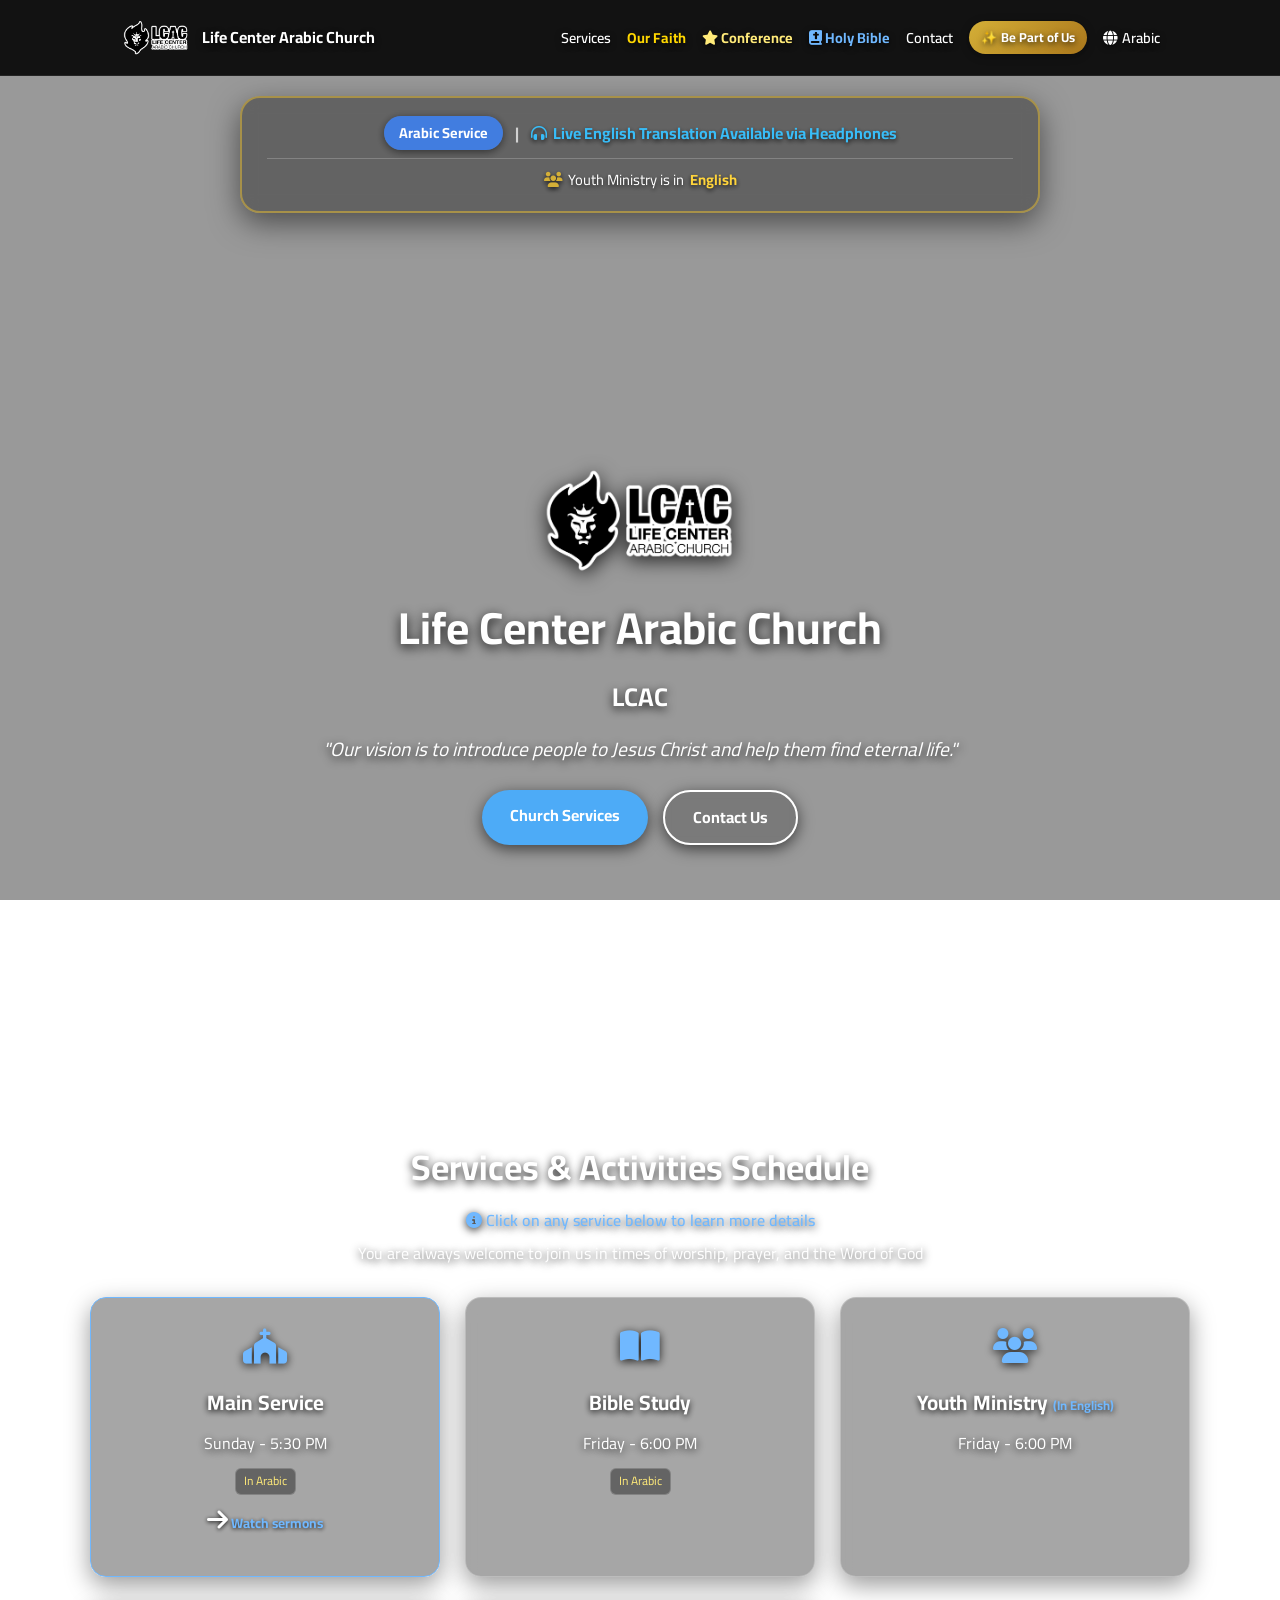
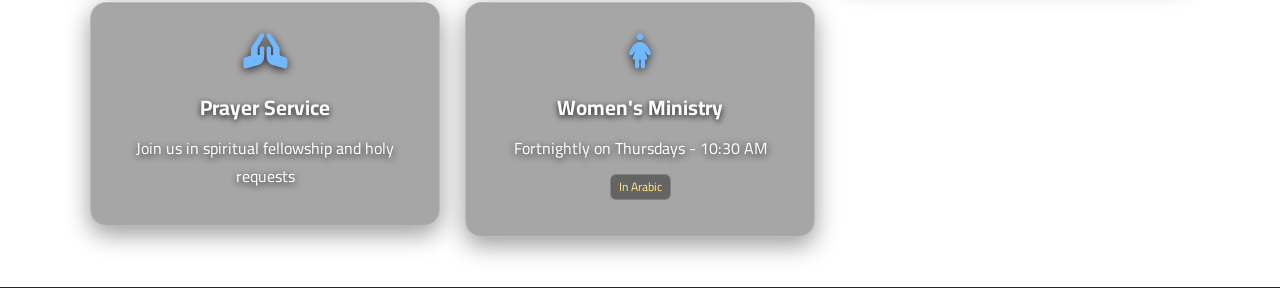
<file: en.html>
<!DOCTYPE html>
<html lang="en" dir="ltr">
<head>
    <link rel="icon" type="image/png" href="favicon.png">
    <meta charset="UTF-8">
    <meta name="viewport" content="width=device-width, initial-scale=1.0">          
    <title>Life Center Arabic Church - LCAC</title>
    <link rel="stylesheet" href="style.css">
    <link rel="stylesheet" href="https://cdnjs.cloudflare.com/ajax/libs/font-awesome/6.4.0/css/all.min.css">
    <link href="https://fonts.googleapis.com/css2?family=Cairo:wght@400;600;700&display=swap" rel="stylesheet">
    <style>
        * { box-sizing: border-box; }
        body { margin: 0; font-family: 'Cairo', sans-serif; color: #ffffff; background: transparent !important; }

        /* صور الخلفية المتحركة */
        .en-bg-slideshow { position: fixed; top: 0; left: 0; width: 100%; height: 100%; z-index: -2; overflow: hidden; }
        .en-slide { position: absolute; top: 0; left: 0; width: 100%; height: 100%; background-size: cover; background-position: center; opacity: 0; animation: enSlideAnimation 30s infinite; }
        .en-slide:nth-child(1) { background-image: url('church4.jpg'); animation-delay: 0s; }
        .en-slide:nth-child(2) { background-image: url('church5.jpg'); animation-delay: 6s; }
        .en-slide:nth-child(3) { background-image: url('church6.jpg'); animation-delay: 12s; }
        .en-slide:nth-child(4) { background-image: url('church7.jpg'); animation-delay: 18s; }
        .en-slide:nth-child(5) { background-image: url('church8.jpg'); animation-delay: 24s; }
        @keyframes enSlideAnimation { 0% { opacity: 0; transform: scale(1); } 8% { opacity: 1; } 24% { opacity: 1; } 32% { opacity: 0; transform: scale(1.05); } 100% { opacity: 0; } }
        
        /* طبقة التعتيم */
        .en-overlay { position: fixed; top: 0; left: 0; width: 100%; height: 100%; background: rgba(0, 0, 0, 0.4); z-index: -1; }

        /* الهيدر وقائمة التنقل */
        header {
            background: rgba(11, 11, 11, 0.95);
            backdrop-filter: blur(10px);
            border-bottom: 1px solid rgba(255, 255, 255, 0.08);
            position: sticky;
            top: 0;
            z-index: 1000;
        }
        .nav-container {
            display: flex;
            justify-content: space-between;
            align-items: center;
            width: 100%;
            max-width: 1300px;
            margin: 0 auto;
            padding: 15px 30px;
            direction: ltr;
        }
        .logo a { 
            display: flex; 
            align-items: center; 
            gap: 10px; 
            text-decoration: none; 
            color: #ffffff !important; 
            font-weight: bold; 
            font-size: 1rem; 
            text-shadow: 0 2px 6px rgba(0,0,0,0.8); 
        }

        /* حماية أبعاد الشعار في شريط التنقل */
        .logo img {
            height: 38px !important;
            width: auto !important;
            max-height: 38px !important;
            max-width: 150px !important;
            min-height: 38px !important;
            object-fit: contain !important;
            display: block !important;
        }
        
        #menu-toggle { display: none; background: none; border: none; color: #fff; font-size: 1.5rem; cursor: pointer; text-shadow: 0 2px 6px rgba(0,0,0,0.8); }
        
        #nav-menu ul {
            display: flex;
            list-style: none;
            gap: 16px;
            align-items: center;
            margin: 0;
            padding: 0;
        }
        #nav-menu ul li a { font-size: 0.9rem; white-space: nowrap; text-decoration: none; color: #ffffff !important; text-shadow: 0 2px 6px rgba(0,0,0,0.8); transition: color 0.2s; }
        #nav-menu ul li a:hover { color: #38bdf8 !important; }

        /* صندوق الملاحظة */
        .service-translation-banner {
            background: rgba(0, 0, 0, 0.35);
            backdrop-filter: blur(8px);
            border: 2px solid rgba(212, 175, 55, 0.6);
            border-radius: 20px;
            padding: 18px 25px;
            max-width: 800px;
            margin: 20px auto;
            box-shadow: 0 10px 30px rgba(0, 0, 0, 0.5);
            display: flex;
            flex-direction: column;
            gap: 8px;
            text-align: center;
            direction: ltr !important;
        }
        .banner-content-wrapper {
            display: flex;
            flex-direction: column;
            align-items: center;
            gap: 8px;
        }
        .banner-main-text {
            display: flex;
            align-items: center;
            justify-content: center;
            gap: 12px;
            flex-wrap: wrap;
        }
        .lang-badge.arabic {
            background: rgba(59, 130, 246, 0.85);
            color: #ffffff !important;
            padding: 5px 15px;
            border-radius: 20px;
            font-weight: 700;
            font-size: 0.9rem;
            box-shadow: 0 2px 8px rgba(0,0,0,0.5);
        }
        .divider { color: rgba(255, 255, 255, 0.7); font-weight: bold; }
        .translation-note {
            color: #38bdf8 !important;
            font-weight: 700;
            display: inline-flex;
            align-items: center;
            gap: 6px;
            font-size: 1rem;
            text-shadow: 0 2px 5px rgba(0,0,0,0.8);
        }
        .banner-sub-text {
            color: #ffffff !important;
            font-size: 0.92rem;
            display: inline-flex;
            align-items: center;
            justify-content: center;
            gap: 6px;
            border-top: 1px solid rgba(255, 255, 255, 0.2);
            padding-top: 8px;
            width: 100%;
            text-shadow: 0 2px 5px rgba(0,0,0,0.8);
        }
        .banner-sub-text i { color: #d4af37 !important; }
        .highlight-en { color: #ffd43b !important; font-weight: 700; }

        /* قسم الهيرو */
        .hero {
            padding: 40px 20px 50px 20px;
            text-align: center;
            background: transparent !important;
        }
        .hero-content {
            max-width: 800px;
            margin: 0 auto;
        }

        /* حماية أبعاد الشعار الكبير في الواجهة الرئيسية */
        .hero-content img {
            height: 110px !important;
            width: auto !important;
            max-height: 110px !important;
            max-width: 300px !important;
            object-fit: contain !important;
            filter: drop-shadow(0 4px 10px rgba(0,0,0,0.8));
            display: block !important;
            margin: 0 auto 15px auto;
        }

        .hero h1 { font-size: 2.8rem; margin: 10px 0; text-shadow: 0 3px 12px rgba(0,0,0,0.9); color: #ffffff !important; }
        .hero h2 { font-size: 1.6rem; margin: 0 0 15px 0; text-shadow: 0 3px 10px rgba(0,0,0,0.9); color: #ffffff !important; }
        .vision-text { font-size: 1.2rem; margin: 0 auto 25px auto; color: #ffffff !important; text-shadow: 0 3px 10px rgba(0,0,0,0.9); line-height: 1.6; }

        .hero-buttons { display: flex; justify-content: center; gap: 15px; flex-wrap: wrap; }
        .btn-main { background: #4dabf7; color: #ffffff !important; padding: 12px 28px; border-radius: 30px; text-decoration: none; font-weight: bold; box-shadow: 0 4px 15px rgba(0,0,0,0.6); }
        .btn-outline { background: rgba(0,0,0,0.2); border: 2px solid #ffffff; color: #ffffff !important; padding: 12px 28px; border-radius: 30px; text-decoration: none; font-weight: bold; backdrop-filter: blur(4px); box-shadow: 0 4px 15px rgba(0,0,0,0.6); }

        /* بطاقات الخدمات */
        .section { padding: 50px 20px; background: transparent !important; }
        .container { max-width: 1100px; margin: 0 auto; text-align: center; background: transparent !important; }
        .services-grid { display: grid; grid-template-columns: repeat(auto-fit, minmax(280px, 1fr)); gap: 25px; margin-top: 30px; }
        
        .service-card { 
            background: rgba(0, 0, 0, 0.35) !important; 
            backdrop-filter: blur(8px); 
            border: 1px solid rgba(255, 255, 255, 0.25); 
            padding: 30px 20px; 
            border-radius: 16px; 
            text-align: center; 
            transition: all 0.3s ease; 
            box-shadow: 0 8px 25px rgba(0,0,0,0.4); 
            text-decoration: none !important; 
            display: block; 
        }
        .service-card:hover { transform: translateY(-5px); border-color: rgba(77, 171, 247, 0.8); background: rgba(0, 0, 0, 0.5) !important; }
        .service-card h3 { color: #ffffff !important; margin: 10px 0; font-size: 1.3rem; text-shadow: 0 2px 6px rgba(0,0,0,0.9); }
        .service-card p { color: #ffffff !important; margin: 5px 0; text-shadow: 0 2px 6px rgba(0,0,0,0.9); }
        .section h2 { text-shadow: 0 3px 10px rgba(0,0,0,0.9); }
        .section p { text-shadow: 0 2px 8px rgba(0,0,0,0.9); }

        /* نافذة الصيانة المتمركزة تماماً في المنتصف */
        #under-construction-modal { 
            display: none; 
            position: fixed !important; 
            top: 0 !important; 
            left: 0 !important; 
            width: 100vw !important; 
            height: 100vh !important; 
            background: rgba(0, 0, 0, 0.8) !important; 
            backdrop-filter: blur(10px); 
            z-index: 99999 !important; 
            justify-content: center !important; 
            align-items: center !important; 
            margin: 0 !important;
        }
        .modal-content { 
            background: rgba(20, 20, 20, 0.95); 
            backdrop-filter: blur(15px); 
            border: 1px solid rgba(77, 171, 247, 0.5); 
            padding: 40px 30px; 
            border-radius: 20px; 
            text-align: center; 
            max-width: 400px; 
            width: 90%; 
            box-shadow: 0 20px 50px rgba(0,0,0,0.9); 
            margin: auto !important;
        }
        .modal-btn { background: #4dabf7; color: #fff; border: none; padding: 10px 25px; border-radius: 8px; font-weight: bold; cursor: pointer; margin-top: 15px; }

        /* الموبايل */
        @media (max-width: 1000px) {
            #menu-toggle { display: block; }
            #nav-menu { display: none; position: absolute; top: 100%; left: 0; width: 100%; background: rgba(0, 0, 0, 0.95); backdrop-filter: blur(15px); padding: 20px 0; border-bottom: 1px solid rgba(255,255,255,0.15); box-shadow: 0 10px 25px rgba(0,0,0,0.8); }
            #nav-menu.active { display: block; }
            #nav-menu ul { flex-direction: column; gap: 15px; }
        }
    </style>
</head>
<body>

    <div class="en-bg-slideshow">
        <div class="en-slide"></div>
        <div class="en-slide"></div>
        <div class="en-slide"></div>
        <div class="en-slide"></div>
        <div class="en-slide"></div>
    </div>
    
    <div class="en-overlay"></div>

    <div id="under-construction-modal">
        <div class="modal-content">
            <div style="font-size: 3.5rem; color: #4dabf7; margin-bottom: 15px;"><i class="fas fa-hammer"></i></div>
            <h3 style="color: #ffffff; margin-bottom: 10px; text-shadow: 0 2px 5px rgba(0,0,0,0.8);">Under Maintenance</h3>
            <p style="color: #e2e8f0; margin-bottom: 20px; line-height: 1.6; text-shadow: 0 2px 5px rgba(0,0,0,0.8);">We are working on preparing the details of this service to be available soon.</p>
            <button class="modal-btn" onclick="closeModal()">Back to Home</button>
        </div>
    </div>

    <!-- الهيدر العلوي الشفاف -->
    <header>
        <div class="container nav-container">
            <div class="logo">
                <a href="en.html">
                    <img src="chrch Logo.png" alt="LCAC Logo" style="height: 38px !important; width: auto !important; max-height: 38px !important; object-fit: contain !important; display: block !important;">
                    <span>Life Center Arabic Church</span>
                </a>
            </div>
            
            <button id="menu-toggle" onclick="toggleMenu()">
                <i class="fas fa-bars"></i>
            </button>

            <nav id="nav-menu">
                <ul>
                    <li><a href="#services">Services</a></li>
                    <li><a href="faith-en.html" style="color: #ffd700 !important; font-weight: bold;">Our Faith</a></li>
                    <li><a href="conference.html" style="color: #ffea79 !important; font-weight: bold;"><i class="fas fa-star"></i> Conference</a></li>
                    <li><a href="bible-en.pdf" target="_blank" style="color: #70b8ff !important; font-weight: bold;"><i class="fas fa-bible"></i> Holy Bible</a></li>
                    <li><a href="#contact">Contact</a></li>
                    <li>
                        <a href="https://forms.gle/sBXa8hQtGhmyuJ7XA" target="_blank" style="background: linear-gradient(135deg, #d4af37, #aa771c); color: #ffffff !important; padding: 5px 12px; font-size: 13px; font-weight: bold; border-radius: 20px; display: inline-flex; align-items: center; gap: 4px; box-shadow: 0 2px 8px rgba(0,0,0,0.4);">
                            <span>✨</span> Be Part of Us
                        </a>
                    </li>
                    <li>
                        <a href="ar.html" style="display: inline-flex; align-items: center; gap: 5px;">
                            <i class="fas fa-globe"></i> Arabic
                        </a>
                    </li>
                </ul>
            </nav>
        </div>
    </header>

    <!-- صندوق الملاحظة الشفاف والمنظم -->
    <div class="service-translation-banner">
        <div class="banner-content-wrapper">
            <div class="banner-main-text">
                <span class="lang-badge arabic">Arabic Service</span> 
                <span class="divider">|</span>
                <span class="translation-note">
                    <i class="fas fa-headphones-alt"></i> Live English Translation Available via Headphones
                </span>
            </div>
            <div class="banner-sub-text">
                <i class="fas fa-users"></i> Youth Ministry is in <span class="highlight-en">English</span>
            </div>
        </div>
    </div>

    <!-- قسم الهيرو الشفاف -->
    <section id="home" class="hero">
        <div class="hero-content">
            <div style="margin-bottom: 15px;">
                <img src="chrch Logo.png" alt="LCAC Logo" style="height: 110px !important; width: auto !important; max-height: 110px !important; object-fit: contain !important; display: block !important; margin: 0 auto;">
            </div>
            <h1>Life Center Arabic Church</h1>
            <h2>LCAC</h2>
            <p class="vision-text">
                "Our vision is to introduce people to Jesus Christ and help them find eternal life."
            </p>
            <div class="hero-buttons">
                <a href="#services" class="btn-main">Church Services</a>
                <a href="#contact" class="btn-outline">Contact Us</a>
            </div>
        </div>
    </section>

    <!-- قسم الخدمات الشفاف -->
    <section id="services" class="section">
        <div class="container">
            <h2 style="font-size: 2.2rem; margin-bottom: 10px; color: #ffffff;">Services & Activities Schedule</h2>
            <p style="color: #70b8ff; font-weight: 600; margin-bottom: 5px;">
                <i class="fas fa-info-circle"></i> Click on any service below to learn more details
            </p>
            <p style="color: #ffffff; margin-bottom: 30px;">You are always welcome to join us in times of worship, prayer, and the Word of God</p>
            
            <div class="services-grid">
                <a href="sermons.html" class="service-card" style="border-color: #70b8ff;">
                    <i class="fas fa-church" style="font-size: 2.2rem; color: #70b8ff; margin-bottom: 12px; filter: drop-shadow(0 2px 5px rgba(0,0,0,0.8));"></i>
                    <h3>Main Service</h3>
                    <p>Sunday - 5:30 PM</p>
                    <span style="display: inline-block; background: rgba(0,0,0,0.4); color: #ffea79; font-size: 0.75rem; padding: 2px 8px; border-radius: 6px; margin: 6px 0; border: 1px solid rgba(255,255,255,0.2);">In Arabic</span>
                    <span style="color: #70b8ff; font-size: 0.85rem; display: block; margin-top: 6px; font-weight: bold; text-shadow: 0 1px 4px rgba(0,0,0,0.9);">
                        <i class="fas fa-arrow-right"></i> Watch sermons
                    </span>
                </a>

               <a href="bible-study.html" class="service-card">
                    <i class="fas fa-book-open" style="font-size: 2.2rem; color: #70b8ff; margin-bottom: 12px; filter: drop-shadow(0 2px 5px rgba(0,0,0,0.8));"></i>
                    <h3>Bible Study</h3>
                    <p>Friday - 6:00 PM</p>
                    <span style="display: inline-block; background: rgba(0,0,0,0.4); color: #ffea79; font-size: 0.75rem; padding: 2px 8px; border-radius: 6px; margin-top: 6px; border: 1px solid rgba(255,255,255,0.2);">In Arabic</span>
                </a>

                <a href="javascript:void(0);" onclick="openModal()" class="service-card">
                    <i class="fas fa-users" style="font-size: 2.2rem; color: #70b8ff; margin-bottom: 12px; filter: drop-shadow(0 2px 5px rgba(0,0,0,0.8));"></i>
                    <h3>Youth Ministry <span style="font-size: 0.8rem; color: #70b8ff;">(In English)</span></h3>
                    <p>Friday - 6:00 PM</p>
                </a>

                <a href="prayer-service.html" class="service-card-link" style="text-decoration: none;">
                    <div class="service-card">
                        <i class="fas fa-hands-praying" style="font-size: 2.2rem; color: #70b8ff; margin-bottom: 12px; filter: drop-shadow(0 2px 5px rgba(0,0,0,0.8));"></i>
                        <h3>Prayer Service</h3>
                        <p style="color: #38bdf8; text-shadow: 0 2px 8px rgba(0,0,0,0.95);">Join us in spiritual fellowship and holy requests</p>
                    </div>
                </a>

                <a href="javascript:void(0);" onclick="openModal()" class="service-card">
                    <i class="fas fa-female" style="font-size: 2.2rem; color: #70b8ff; margin-bottom: 12px; filter: drop-shadow(0 2px 5px rgba(0,0,0,0.8));"></i>
                    <h3>Women's Ministry</h3>
                    <p>Fortnightly on Thursdays - 10:30 AM</p>
                    <span style="display: inline-block; background: rgba(0,0,0,0.4); color: #ffea79; font-size: 0.75rem; padding: 2px 8px; border-radius: 6px; margin: 6px 0; border: 1px solid rgba(255,255,255,0.2);">In Arabic</span>
                    <span style="color: #ffffff; display
</file>
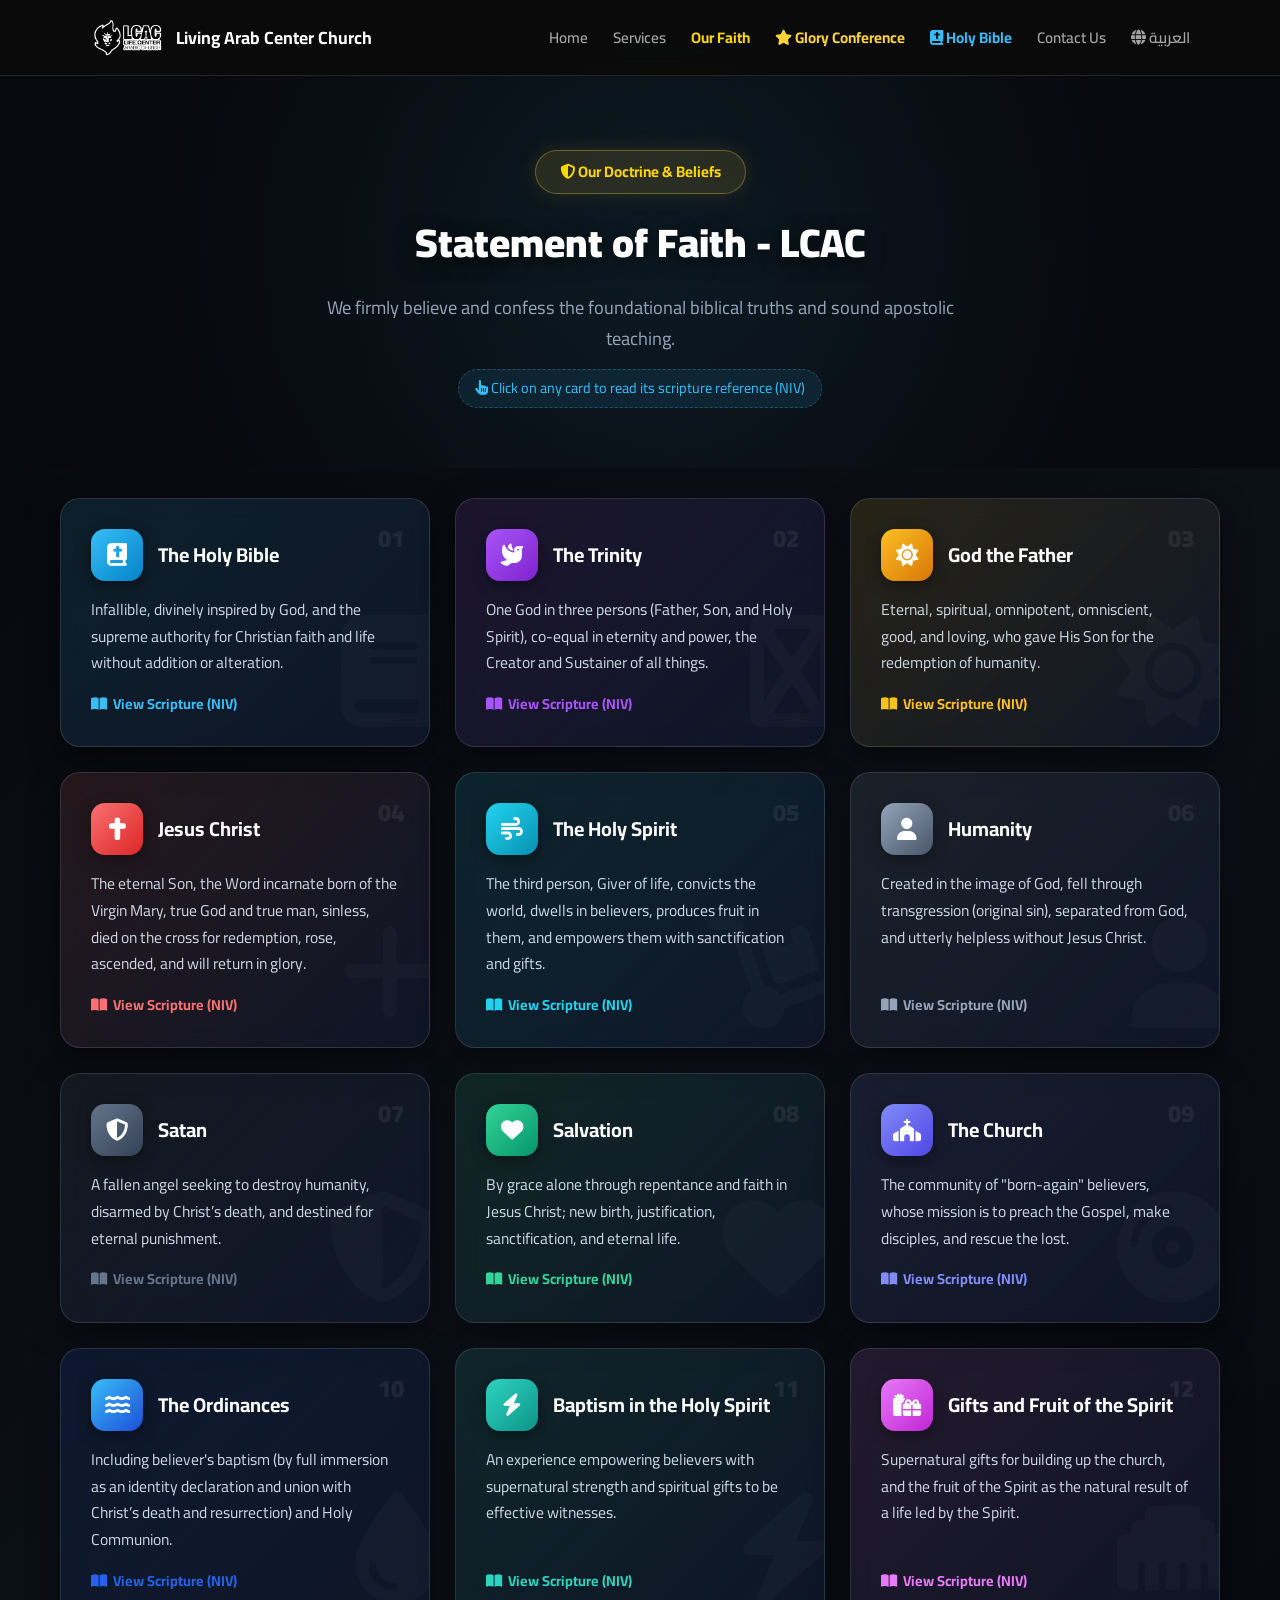
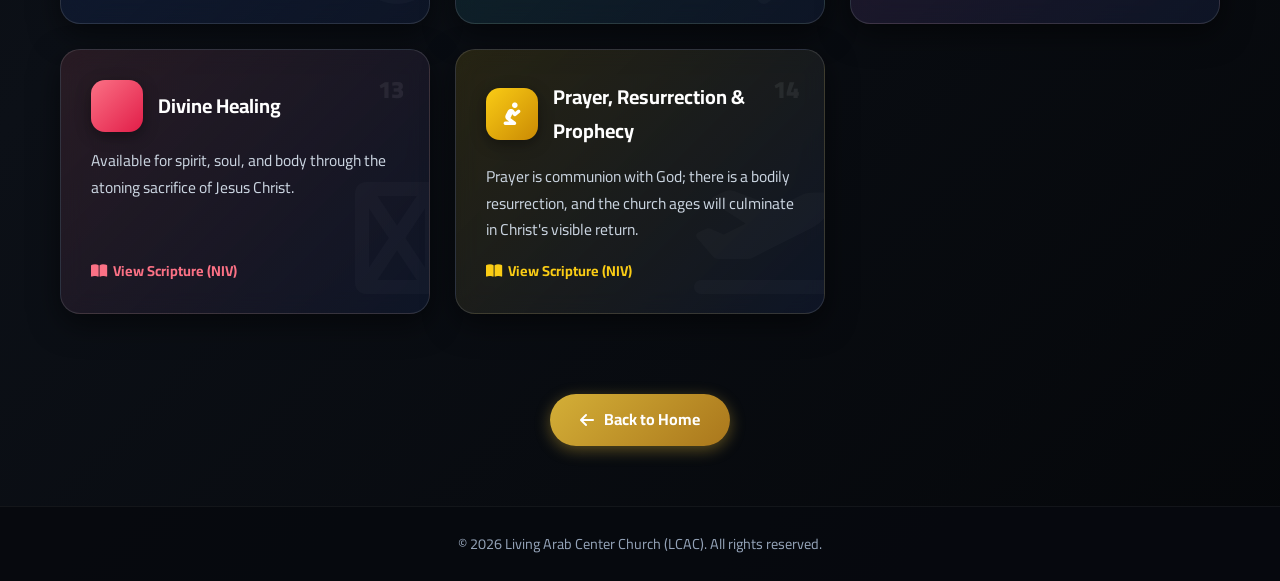
<file: faith-en.html>
<!DOCTYPE html>
<html lang="en" dir="ltr">
<head>
    <link rel="icon" type="image/png" href="favicon.png">
    <meta charset="UTF-8">
    <meta name="viewport" content="width=device-width, initial-scale=1.0">
    <title>Our Faith - Living Arab Center Church LCAC</title>
    <link rel="stylesheet" href="style.css">
    <!-- Font Awesome Icons -->
    <link rel="stylesheet" href="https://cdnjs.cloudflare.com/ajax/libs/font-awesome/6.4.0/css/all.min.css">
    <!-- Google Fonts -->
    <link href="https://fonts.googleapis.com/css2?family=Cairo:wght@400;600;700;900&display=swap" rel="stylesheet">
    
    <style>
        /* إجبار الصفحة الإنجليزية بالكامل على اتجاه اليسار لليمين وضبط الهيدر */
        html, body {
            direction: ltr !important;
            text-align: left !important;
            font-family: 'Cairo', sans-serif;
            background: linear-gradient(135deg, #05070a 0%, #0c1017 50%, #05070a 100%);
            color: #f3f4f6;
            overflow-x: hidden;
            margin: 0;
            min-height: 100vh;
        }

        header { 
            background: rgba(11, 11, 11, 0.95); 
            backdrop-filter: blur(10px); 
            border-bottom: 1px solid var(--border-color); 
            position: fixed; 
            width: 100%; 
            top: 0; 
            z-index: 1000; 
        }

        .nav-container { 
            display: flex !important; 
            justify-content: space-between !important; 
            align-items: center !important; 
            height: 75px;
            width: 90%;
            max-width: 1100px;
            margin: auto;
            direction: ltr !important;
        }

        .logo {
            display: flex !important;
            align-items: center !important;
            gap: 12px;
            font-weight: 700;
            color: #fff;
            font-size: 1.1rem;
            order: 1 !important;
        }

        .logo a {
            display: flex;
            align-items: center;
            gap: 10px;
            text-decoration: none;
            color: #fff;
        }

        .logo img {
            height: 40px;
            width: auto;
            border-radius: 4px;
        }

        #nav-menu {
            order: 2 !important;
        }

        #nav-menu ul { 
            display: flex !important; 
            list-style: none !important; 
            gap: 25px !important; 
            align-items: center !important; 
            margin: 0 !important; 
            padding: 0 !important; 
        }

        #nav-menu ul li a { 
            text-decoration: none;
            color: var(--text-muted);
            font-weight: 600;
            font-size: 0.95rem;
            transition: color 0.3s; 
        }

        #nav-menu ul li a:hover { 
            color: #fff; 
        }

        .faith-hero-section {
            position: relative;
            padding: 150px 20px 60px;
            text-align: center;
            background: radial-gradient(circle at center, rgba(56, 189, 248, 0.08) 0%, rgba(7, 9, 14, 0.95) 70%);
        }

        .faith-badge-main {
            display: inline-block;
            background: rgba(212, 175, 55, 0.15);
            color: #ffd700;
            padding: 8px 24px;
            border-radius: 30px;
            font-size: 0.95rem;
            font-weight: 700;
            margin-bottom: 15px;
            border: 1px solid rgba(212, 175, 55, 0.4);
            box-shadow: 0 0 20px rgba(212, 175, 55, 0.15);
        }

        .faith-hero-section h2 {
            font-size: 2.5rem;
            font-weight: 900;
            color: #ffffff;
            margin-bottom: 15px;
            text-shadow: 0 4px 20px rgba(0,0,0,0.6);
        }

        .faith-hero-section .section-desc {
            font-size: 1.15rem;
            color: #94a3b8;
            max-width: 650px;
            margin: 0 auto;
            line-height: 1.7;
        }

        .click-hint {
            display: inline-block;
            margin-top: 15px;
            font-size: 0.9rem;
            color: #38bdf8;
            background: rgba(56, 189, 248, 0.1);
            padding: 6px 16px;
            border-radius: 20px;
            border: 1px dashed rgba(56, 189, 248, 0.3);
        }

        /* شبكة البطاقات المتطورة */
        .faith-modern-grid {
            display: grid;
            grid-template-columns: repeat(auto-fit, minmax(340px, 1fr));
            gap: 25px;
            max-width: 1200px;
            margin: 30px auto 80px;
            padding: 0 20px;
        }

        .faith-card-item {
            position: relative;
            border-radius: 20px;
            padding: 30px;
            overflow: hidden;
            backdrop-filter: blur(12px);
            -webkit-backdrop-filter: blur(12px);
            border: 1px solid rgba(255, 255, 255, 0.12);
            transition: all 0.4s cubic-bezier(0.165, 0.84, 0.44, 1);
            box-shadow: 0 10px 30px rgba(0, 0, 0, 0.5);
            display: flex;
            flex-direction: column;
            justify-content: space-between;
            text-align: left;
            cursor: pointer;
        }

        .faith-card-item::after {
            content: var(--card-icon);
            font-family: "Font Awesome 6 Free";
            font-weight: 900;
            position: absolute;
            bottom: -20px;
            right: -10px;
            font-size: 7rem;
            color: rgba(255, 255, 255, 0.025);
            pointer-events: none;
            transition: transform 0.4s ease;
        }

        .faith-card-item:hover {
            transform: translateY(-8px);
            box-shadow: 0 20px 45px rgba(0, 0, 0, 0.7);
            border-color: var(--theme-color);
        }

        .faith-card-item:hover::after {
            transform: scale(1.1) rotate(5deg);
        }

        .faith-card-header {
            display: flex;
            align-items: center;
            gap: 15px;
            margin-bottom: 16px;
            z-index: 2;
        }

        .faith-icon-box {
            width: 52px;
            height: 52px;
            background: var(--theme-gradient);
            color: #ffffff;
            border-radius: 14px;
            display: flex;
            align-items: center;
            justify-content: center;
            font-size: 1.4rem;
            box-shadow: 0 4px 15px rgba(0, 0, 0, 0.4);
            flex-shrink: 0;
        }

        .faith-card-item h3 {
            font-size: 1.25rem;
            font-weight: 700;
            color: #ffffff;
            margin: 0;
        }

        .faith-card-item p {
            color: #cbd5e1;
            font-size: 0.98rem;
            line-height: 1.7;
            margin: 0 0 15px 0;
            z-index: 2;
        }

        .view-verse-action {
            color: var(--theme-color);
            font-size: 0.9rem;
            font-weight: bold;
            display: flex;
            align-items: center;
            gap: 6px;
            z-index: 2;
        }

        .faith-card-number {
            position: absolute;
            top: 20px;
            right: 25px;
            font-size: 1.5rem;
            font-weight: 900;
            color: rgba(255, 255, 255, 0.07);
            pointer-events: none;
        }

        /* Color Themes */
        .card-bible { --theme-color: #38bdf8; --theme-gradient: linear-gradient(135deg, #38bdf8, #0284c7); background: linear-gradient(135deg, rgba(56, 189, 248, 0.12), rgba(15, 23, 42, 0.85)); --card-icon: "\f02d"; }
        .card-trinity { --theme-color: #a855f7; --theme-gradient: linear-gradient(135deg, #a855f7, #7e22ce); background: linear-gradient(135deg, rgba(168, 85, 247, 0.12), rgba(15, 23, 42, 0.85)); --card-icon: "\f648"; }
        .card-father { --theme-color: #fbbf24; --theme-gradient: linear-gradient(135deg, #fbbf24, #d97706); background: linear-gradient(135deg, rgba(251, 191, 36, 0.12), rgba(15, 23, 42, 0.85)); --card-icon: "\f185"; }
        .card-jesus { --theme-color: #f87171; --theme-gradient: linear-gradient(135deg, #f87171, #dc2626); background: linear-gradient(135deg, rgba(248, 113, 113, 0.12), rgba(15, 23, 42, 0.85)); --card-icon: "\f067"; }
        .card-spirit { --theme-color: #22d3ee; --theme-gradient: linear-gradient(135deg, #22d3ee, #0891b2); background: linear-gradient(135deg, rgba(34, 211, 238, 0.12), rgba(15, 23, 42, 0.85)); --card-icon: "\f472"; }
        .card-human { --theme-color: #94a3b8; --theme-gradient: linear-gradient(135deg, #94a3b8, #475569); background: linear-gradient(135deg, rgba(148, 163, 184, 0.12), rgba(15, 23, 42, 0.85)); --card-icon: "\f007"; }
        .card-satan { --theme-color: #64748b; --theme-gradient: linear-gradient(135deg, #64748b, #334155); background: linear-gradient(135deg, rgba(100, 116, 139, 0.12), rgba(15, 23, 42, 0.85)); --card-icon: "\f3ed"; }
        .card-salvation { --theme-color: #34d399; --theme-gradient: linear-gradient(135deg, #34d399, #059669); background: linear-gradient(135deg, rgba(52, 211, 153, 0.12), rgba(15, 23, 42, 0.85)); --card-icon: "\f004"; }
        .card-church { --theme-color: #818cf8; --theme-gradient: linear-gradient(135deg, #818cf8, #4f46e5); background: linear-gradient(135deg, rgba(129, 140, 248, 0.12), rgba(15, 23, 42, 0.85)); --card-icon: "\f51f"; }
        .card-ordinances { --theme-color: #2563eb; --theme-gradient: linear-gradient(135deg, #38bdf8, #1d4ed8); background: linear-gradient(135deg, rgba(37, 99, 235, 0.12), rgba(15, 23, 42, 0.85)); --card-icon: "\f043"; }
        .card-baptism { --theme-color: #2dd4bf; --theme-gradient: linear-gradient(135deg, #2dd4bf, #0d9488); background: linear-gradient(135deg, rgba(45, 212, 191, 0.12), rgba(15, 23, 42, 0.85)); --card-icon: "\f0e7"; }
        .card-gifts { --theme-color: #e879f9; --theme-gradient: linear-gradient(135deg, #e879f9, #c026d3); background: linear-gradient(135deg, rgba(232, 121, 249, 0.12), rgba(15, 23, 42, 0.85)); --card-icon: "\f796"; }
        .card-healing { --theme-color: #fb7185; --theme-gradient: linear-gradient(135deg, #fb7185, #e11d48); background: linear-gradient(135deg, rgba(251, 113, 133, 0.12), rgba(15, 23, 42, 0.85)); --card-icon: "\f2e8"; }
        .card-prayer { --theme-color: #facc15; --theme-gradient: linear-gradient(135deg, #facc15, #ca8a04); background: linear-gradient(135deg, rgba(250, 204, 21, 0.12), rgba(15, 23, 42, 0.85)); --card-icon: "\f5b0"; }

        /* Modal styling */
        #verse-modal {
            display: none;
            position: fixed;
            top: 0;
            left: 0;
            width: 100%;
            height: 100%;
            background: rgba(0, 0, 0, 0.85);
            backdrop-filter: blur(10px);
            z-index: 9999;
            justify-content: center;
            align-items: center;
            opacity: 0;
            transition: opacity 0.3s ease;
            padding: 20px;
        }

        .modal-box {
            background: linear-gradient(145deg, #111827, #0f172a);
            border: 1px solid rgba(56, 189, 248, 0.4);
            border-radius: 20px;
            padding: 35px;
            max-width: 580px;
            width: 100%;
            box-shadow: 0 25px 60px rgba(0,0,0,0.9);
            transform: scale(0.85) translateY(20px);
            transition: all 0.3s cubic-bezier(0.175, 0.885, 0.32, 1.275);
            text-align: left;
            position: relative;
        }

        #verse-modal.active .modal-box {
            transform: scale(1) translateY(0);
        }

        .modal-verse-content {
            background: rgba(56, 189, 248, 0.08);
            border-left: 4px solid #38bdf8;
            padding: 24px;
            border-radius: 12px;
            margin: 20px 0;
        }

        .modal-verse-content p {
            color: #f8fafc;
            font-size: 1.2rem;
            font-weight: 700;
            line-height: 1.9;
            margin: 0 0 12px 0;
            font-style: italic;
        }

        .modal-verse-ref {
            color: #38bdf8;
            font-size: 1rem;
            font-weight: bold;
            display: block;
            text-align: right;
        }

        .modal-close-btn {
            background: linear-gradient(135deg, #38bdf8, #0284c7);
            color: #fff;
            border: none;
            padding: 12px 35px;
            border-radius: 25px;
            font-weight: bold;
            cursor: pointer;
            font-size: 1rem;
            display: block;
            margin: 25px auto 0 auto;
            transition: transform 0.2s;
            box-shadow: 0 4px 15px rgba(56, 189, 248, 0.4);
        }
        .modal-close-btn:hover {
            transform: scale(1.05);
        }

        @media (max-width: 900px) {
            #menu-toggle { display: block !important; background: none; border: none; color: #fff; font-size: 1.6rem; cursor: pointer; }
            #nav-menu {
                display: none;
                position: absolute;
                top: 100%;
                left: 0;
                width: 100%;
                background: rgba(15, 15, 15, 0.98);
                backdrop-filter: blur(10px);
                border-bottom: 1px solid rgba(255, 255, 255, 0.1);
                padding: 20px 0;
                box-shadow: 0 10px 25px rgba(0,0,0,0.8);
                z-index: 1000;
            }
            #nav-menu.active { display: block; }
            #nav-menu ul { flex-direction: column !important; gap: 15px !important; text-align: center !important; }
        }
        #menu-toggle { display: none; }
    </style>
</head>
<body>

    <!-- Header & Navigation -->
    <header>
        <div class="container nav-container">
            <div class="logo">
                <a href="en.html">
                    <img src="chrch Logo.png" alt="Living Arab Center Church Logo" style="height: 40px; width: auto; border-radius: 4px;">
                    <span>Living Arab Center Church</span>
                </a>
            </div>
            
            <button id="menu-toggle" onclick="toggleMenu()">
                <i class="fas fa-bars"></i>
            </button>

            <nav id="nav-menu">
                <ul>
                    <li><a href="en.html">Home</a></li>
                    <li><a href="en.html#services">Services</a></li>
                    <li><a href="faith-en.html" style="color: #ffd700; font-weight: bold;">Our Faith</a></li>
                    <li><a href="conference.html" style="color: #ffd43b; font-weight: bold;"><i class="fas fa-star"></i> Glory Conference</a></li>
                    <li><a href="bible-en.pdf" target="_blank" style="color: #38bdf8; font-weight: bold;"><i class="fas fa-bible"></i> Holy Bible</a></li>
                    <li><a href="en.html#contact">Contact Us</a></li>
                    <li><a href="ar.html"><i class="fas fa-globe"></i> العربية</a></li>
                </ul>
            </nav>
        </div>
    </header>

    <script>
        function toggleMenu() {
            const menu = document.getElementById('nav-menu');
            menu.classList.toggle('active');
        }
    </script>

    <!-- Hero Section -->
    <section class="faith-hero-section">
        <div class="container">
            <span class="faith-badge-main"><i class="fas fa-shield-alt"></i> Our Doctrine & Beliefs</span>
            <h2>Statement of Faith - LCAC</h2>
            <p class="section-desc">We firmly believe and confess the foundational biblical truths and sound apostolic teaching.</p>
            <div class="click-hint"><i class="fas fa-hand-pointer"></i> Click on any card to read its scripture reference (NIV)</div>
        </div>
    </section>

    <!-- Faith Grid -->
    <div class="faith-modern-grid">
        
        <!-- 01 -->
        <div class="faith-card-item card-bible" onclick="openVerseModal('01. The Holy Bible', '“All Scripture is God-breathed and is useful for teaching, rebuking, correcting and training in righteousness.”', '(2 Timothy 3:16 NIV)')">
            <span class="faith-card-number">01</span>
            <div>
                <div class="faith-card-header">
                    <div class="faith-icon-box"><i class="fas fa-bible"></i></div>
                    <h3>The Holy Bible</h3>
                </div>
                <p>Infallible, divinely inspired by God, and the supreme authority for Christian faith and life without addition or alteration.</p>
            </div>
            <div class="view-verse-action"><i class="fas fa-book-open"></i> View Scripture (NIV)</div>
        </div>

        <!-- 02 -->
        <div class="faith-card-item card-trinity" onclick="openVerseModal('02. The Trinity', '“For there are three that testify: the Spirit, the water and the blood; and the three are in agreement.”', '(1 John 5:7-8 NIV)')">
            <span class="faith-card-number">02</span>
            <div>
                <div class="faith-card-header">
                    <div class="faith-icon-box"><i class="fas fa-dove"></i></div>
                    <h3>The Trinity</h3>
                </div>
                <p>One God in three persons (Father, Son, and Holy Spirit), co-equal in eternity and power, the Creator and Sustainer of all things.</p>
            </div>
            <div class="view-verse-action"><i class="fas fa-book-open"></i> View Scripture (NIV)</div>
        </div>

        <!-- 03 -->
        <div class="faith-card-item card-father" onclick="openVerseModal('03. God the Father', '“And so we know and rely on the love God has for us. God is love. Whoever lives in love lives in God, and God in them.”', '(1 John 4:16 NIV)')">
            <span class="faith-card-number">03</span>
            <div>
                <div class="faith-card-header">
                    <div class="faith-icon-box"><i class="fas fa-sun"></i></div>
                    <h3>God the Father</h3>
                </div>
                <p>Eternal, spiritual, omnipotent, omniscient, good, and loving, who gave His Son for the redemption of humanity.</p>
            </div>
            <div class="view-verse-action"><i class="fas fa-book-open"></i> View Scripture (NIV)</div>
        </div>

        <!-- 04 -->
        <div class="faith-card-item card-jesus" onclick="openVerseModal('04. Jesus Christ', '“Who, being in very nature God, did not consider equality with God something to be used to his own advantage; rather, he made himself nothing by taking the very nature of a servant.”', '(Philippians 2:6-7 NIV)')">
            <span class="faith-card-number">04</span>
            <div>
                <div class="faith-card-header">
                    <div class="faith-icon-box"><i class="fas fa-cross"></i></div>
                    <h3>Jesus Christ</h3>
                </div>
                <p>The eternal Son, the Word incarnate born of the Virgin Mary, true God and true man, sinless, died on the cross for redemption, rose, ascended, and will return in glory.</p>
            </div>
            <div class="view-verse-action"><i class="fas fa-book-open"></i> View Scripture (NIV)</div>
        </div>

        <!-- 05 -->
        <div class="faith-card-item card-spirit" onclick="openVerseModal('05. The Holy Spirit', '“But when he, the Spirit of truth, comes, he will guide you into all the truth.”', '(John 16:13 NIV)')">
            <span class="faith-card-number">05</span>
            <div>
                <div class="faith-card-header">
                    <div class="faith-icon-box"><i class="fas fa-wind"></i></div>
                    <h3>The Holy Spirit</h3>
                </div>
                <p>The third person, Giver of life, convicts the world, dwells in believers, produces fruit in them, and empowers them with sanctification and gifts.</p>
            </div>
            <div class="view-verse-action"><i class="fas fa-book-open"></i> View Scripture (NIV)</div>
        </div>

        <!-- 06 -->
        <div class="faith-card-item card-human" onclick="openVerseModal('06. Humanity', '“Therefore, just as sin entered the world through one man, and death through sin, and in this way death came to all people, because all sinned.”', '(Romans 5:12 NIV)')">
            <span class="faith-card-number">06</span>
            <div>
                <div class="faith-card-header">
                    <div class="faith-icon-box"><i class="fas fa-user"></i></div>
                    <h3>Humanity</h3>
                </div>
                <p>Created in the image of God, fell through transgression (original sin), separated from God, and utterly helpless without Jesus Christ.</p>
            </div>
            <div class="view-verse-action"><i class="fas fa-book-open"></i> View Scripture (NIV)</div>
        </div>

        <!-- 07 -->
        <div class="faith-card-item card-satan" onclick="openVerseModal('07. Satan', '“Be alert and of sober mind. Your enemy the devil prowls around like a roaring lion looking for someone to devour.”', '(1 Peter 5:8 NIV)')">
            <span class="faith-card-number">07</span>
            <div>
                <div class="faith-card-header">
                    <div class="faith-icon-box"><i class="fas fa-shield-alt"></i></div>
                    <h3>Satan</h3>
                </div>
                <p>A fallen angel seeking to destroy humanity, disarmed by Christ’s death, and destined for eternal punishment.</p>
            </div>
            <div class="view-verse-action"><i class="fas fa-book-open"></i> View Scripture (NIV)</div>
        </div>

        <!-- 08 -->
        <div class="faith-card-item card-salvation" onclick="openVerseModal('08. Salvation', '“For it is by grace you have been saved, through faith—and this is not from yourselves, it is the gift of God—not by works, so that no one can boast.”', '(Ephesians 2:8-9 NIV)')">
            <span class="faith-card-number">08</span>
            <div>
                <div class="faith-card-header">
                    <div class="faith-icon-box"><i class="fas fa-heart"></i></div>
                    <h3>Salvation</h3>
                </div>
                <p>By grace alone through repentance and faith in Jesus Christ; new birth, justification, sanctification, and eternal life.</p>
            </div>
            <div class="view-verse-action"><i class="fas fa-book-open"></i> View Scripture (NIV)</div>
        </div>

        <!-- 09 -->
        <div class="faith-card-item card-church" onclick="openVerseModal('09. The Church', '“And I tell you that you are Peter, and on this rock I will build my church, and the gates of Hades will not overcome it.”', '(Matthew 16:18 NIV)')">
            <span class="faith-card-number">09</span>
            <div>
                <div class="faith-card-header">
                    <div class="faith-icon-box"><i class="fas fa-church"></i></div>
                    <h3>The Church</h3>
                </div>
                <p>The community of "born-again" believers, whose mission is to preach the Gospel, make disciples, and rescue the lost.</p>
            </div>
            <div class="view-verse-action"><i class="fas fa-book-open"></i> View Scripture (NIV)</div>
        </div>

        <!-- 10 -->
        <div class="faith-card-item card-ordinances" onclick="openVerseModal('10. The Ordinances', '“We were therefore buried with him through baptism into death in order that, just as Christ was raised from the dead through the glory of the Father, we too may live a new life.”', '(Romans 6:4 NIV)')">
            <span class="faith-card-number">10</span>
            <div>
                <div class="faith-card-header">
                    <div class="faith-icon-box"><i class="fas fa-water"></i></div>
                    <h3>The Ordinances</h3>
                </div>
                <p>Including believer's baptism (by full immersion as an identity declaration and union with Christ’s death and resurrection) and Holy Communion.</p>
            </div>
            <div class="view-verse-action"><i class="fas fa-book-open"></i> View Scripture (NIV)</div>
        </div>

        <!-- 11 -->
        <div class="faith-card-item card-baptism" onclick="openVerseModal('11. Baptism in the Holy Spirit', '“For John baptized with water, but in a few days you will be baptized with the Holy Spirit.”', '(Acts 1:5 NIV)')">
            <span class="faith-card-number">11</span>
            <div>
                <div class="faith-card-header">
                    <div class="faith-icon-box"><i class="fas fa-bolt"></i></div>
                    <h3>Baptism in the Holy Spirit</h3>
                </div>
                <p>An experience empowering believers with supernatural strength and spiritual gifts to be effective witnesses.</p>
            </div>
            <div class="view-verse-action"><i class="fas fa-book-open"></i> View Scripture (NIV)</div>
        </div>

        <!-- 12 -->
        <div class="faith-card-item card-gifts" onclick="openVerseModal('12. Gifts and Fruit of the Spirit', '“But the fruit of the Spirit is love, joy, peace, forbearance, kindness, goodness, faithfulness, gentleness and self-control.”', '(Galatians 5:22-23 NIV)')">
            <span class="faith-card-number">12</span>
            <div>
                <div class="faith-card-header">
                    <div class="faith-icon-box"><i class="fas fa-gifts"></i></div>
                    <h3>Gifts and Fruit of the Spirit</h3>
                </div>
                <p>Supernatural gifts for building up the church, and the fruit of the Spirit as the natural result of a life led by the Spirit.</p>
            </div>
            <div class="view-verse-action"><i class="fas fa-book-open"></i> View Scripture (NIV)</div>
        </div>

        <!-- 13 -->
        <div class="faith-card-item card-healing" onclick="openVerseModal('13. Divine Healing', '“He himself bore our sins in his body on the cross, so that we might die to sins and live for righteousness; by his wounds you have been healed.”', '(1 Peter 2:24 NIV)')">
            <span class="faith-card-number">13</span>
            <div>
                <div class="faith-card-header">
                    <div class="faith-icon-box"><i class="fas fa-hands-holding-heart"></i></div>
                    <h3>Divine Healing</h3>
                </div>
                <p>Available for spirit, soul, and body through the atoning sacrifice of Jesus Christ.</p>
            </div>
            <div class="view-verse-action"><i class="fas fa-book-open"></i> View Scripture (NIV)</div>
        </div>

        <!-- 14 -->
        <div class="faith-card-item card-prayer" onclick="openVerseModal('14. Prayer, Resurrection & Prophecy', '“For the Lord himself will come down from heaven, with a loud command, with the voice of the archangel and with the trumpet call of God, and the dead in Christ will rise first.”', '(1 Thessalonians 4:16 NIV)')">
            <span class="faith-card-number">14</span>
            <div>
                <div class="faith-card-header">
                    <div class="faith-icon-box"><i class="fas fa-pray"></i></div>
                    <h3>Prayer, Resurrection & Prophecy</h3>
                </div>
                <p>Prayer is communion with God; there is a bodily resurrection, and the church ages will culminate in Christ's visible return.</p>
            </div>
            <div class="view-verse-action"><i class="fas fa-book-open"></i> View Scripture (NIV)</div>
        </div>

    </div>

    <!-- Verse Modal Popup -->
    <div id="verse-modal" onclick="closeVerseModal(event)">
        <div class="modal-box" onclick="event.stopPropagation()">
            <div style="display: flex; justify-content: space-between; align-items: center; border-bottom: 1px solid rgba(255,255,255,0.1); padding-bottom: 12px; margin-bottom: 15px;">
                <span id="modal-title" style="color: #38bdf8; font-weight: bold; font-size: 1.15rem;"></span>
                <i class="fas fa-bible" style="color: #ffd700; font-size: 1.3rem;"></i>
            </div>
            
            <div class="modal-verse-content">
                <p id="modal-verse-text"></p>
                <span id="modal-verse-ref" class="modal-verse-ref"></span>
            </div>

            <button class="modal-close-btn" onclick="closeVerseModal(null)">Close Verse</button>
        </div>
    </div>

    <!-- Back to Home Button -->
    <div style="text-align: center; margin-bottom: 60px;">
        <a href="en.html" class="btn primary-btn" style="background: linear-gradient(135deg, #d4af37, #aa771c); color: #fff; padding: 12px 30px; border-radius: 30px; text-decoration: none; font-weight: bold; display: inline-flex; align-items: center; gap: 10px; box-shadow: 0 4px 15px rgba(212, 175, 55, 0.4);">
            <i class="fas fa-arrow-left"></i> Back to Home
        </a>
    </div>

    <!-- Footer -->
    <footer style="background: rgba(7, 9, 14, 0.95); text-align: center; padding: 25px 0; border-top: 1px solid rgba(255,255,255,0.05);">
        <div class="container">
            <p style="color: #94a3b8; font-size: 0.9rem;">&copy; 2026 Living Arab Center Church (LCAC). All rights reserved.</p>
        </div>
    </footer>

    <!-- Modal Script -->
    <script>
        function openVerseModal(title, verseText, verseRef) {
            document.getElementById('modal-title').innerText = title;
            document.getElementById('modal-verse-text').innerText = verseText;
            document.getElementById('modal-verse-ref').innerText = verseRef;

            const modal = document.getElementById('verse-modal');
            modal.style.display = 'flex';
            setTimeout(() => { modal.style.opacity = '1'; modal.classList.add('active'); }, 10);
        }

        function closeVerseModal(e) {
            if (!e || e.target.id === 'verse-modal' || e.currentTarget.classList.contains('modal-close-btn')) {
                const modal = document.getElementById('verse-modal');
                modal.style.opacity = '0';
                modal.classList.remove('active');
                setTimeout(() => { modal.style.display = 'none'; }, 300);
            }
        }
    </script>
</body>
</html>
</file>
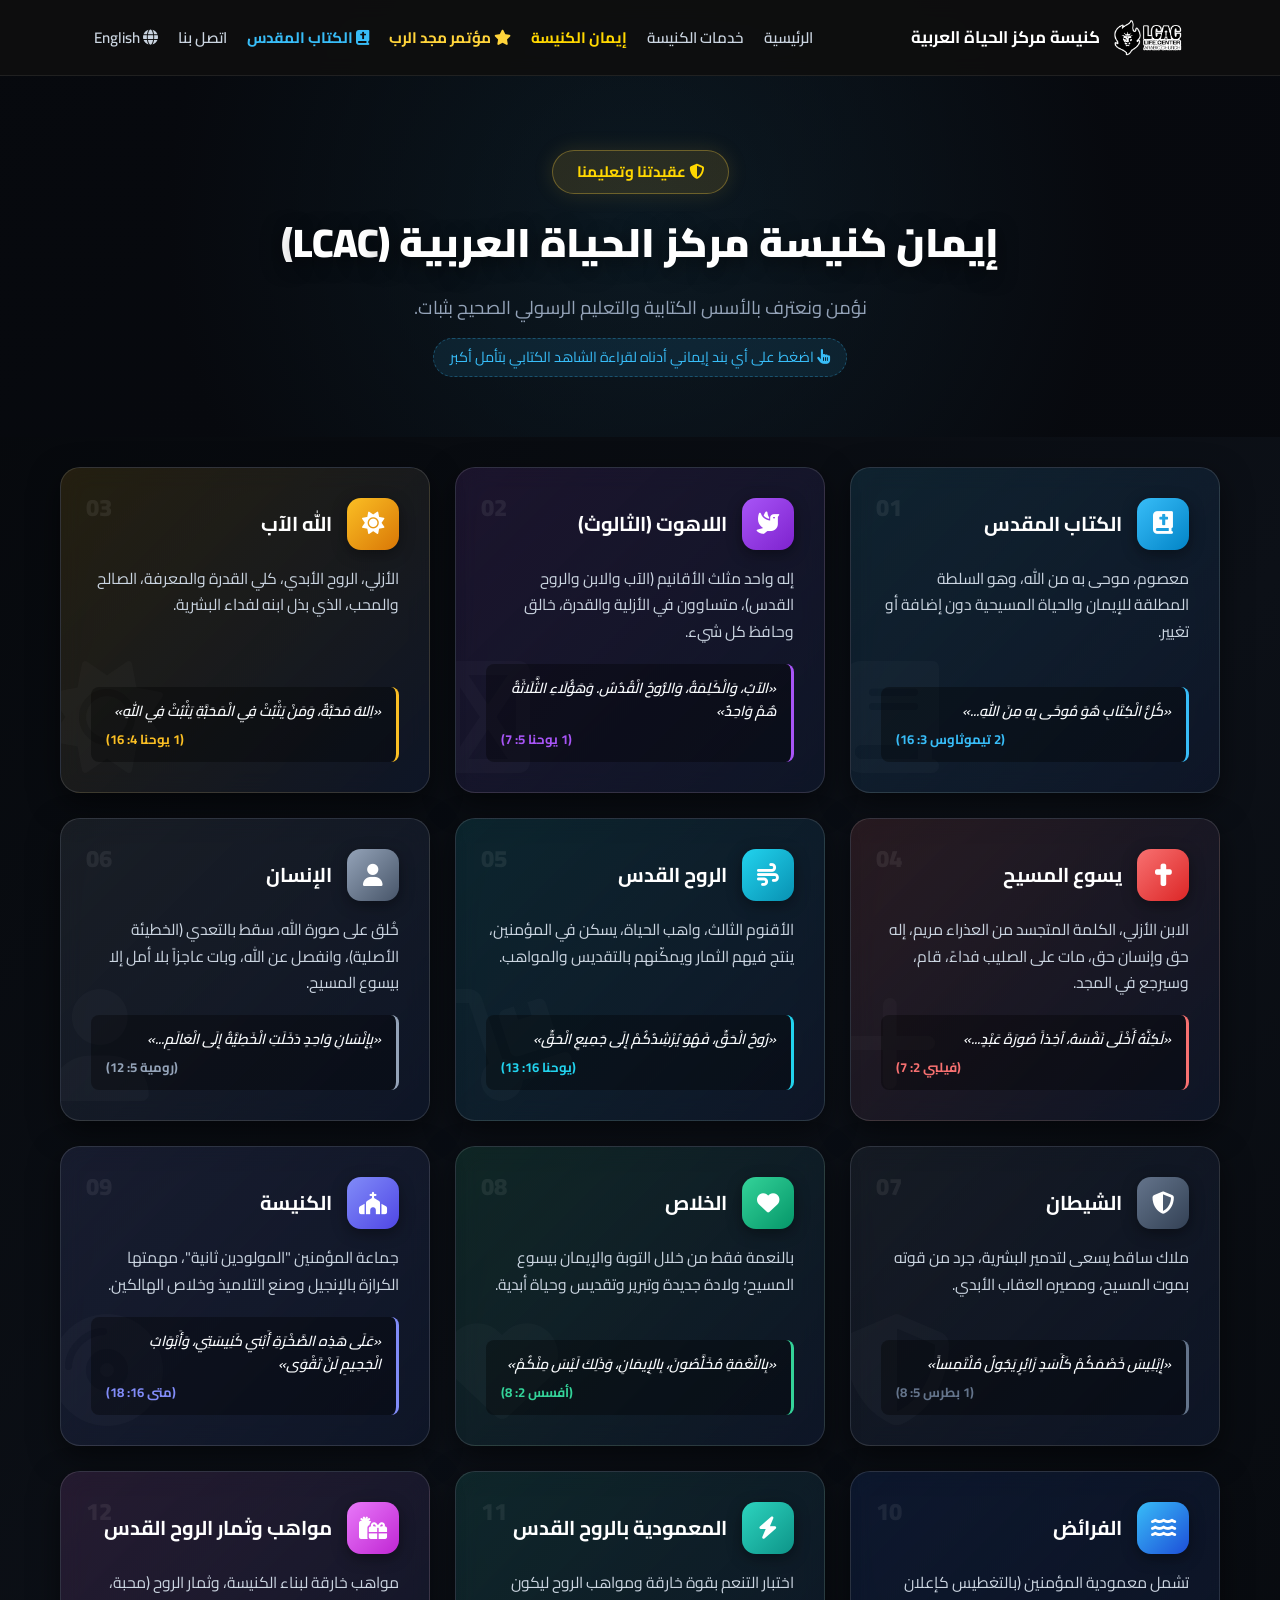
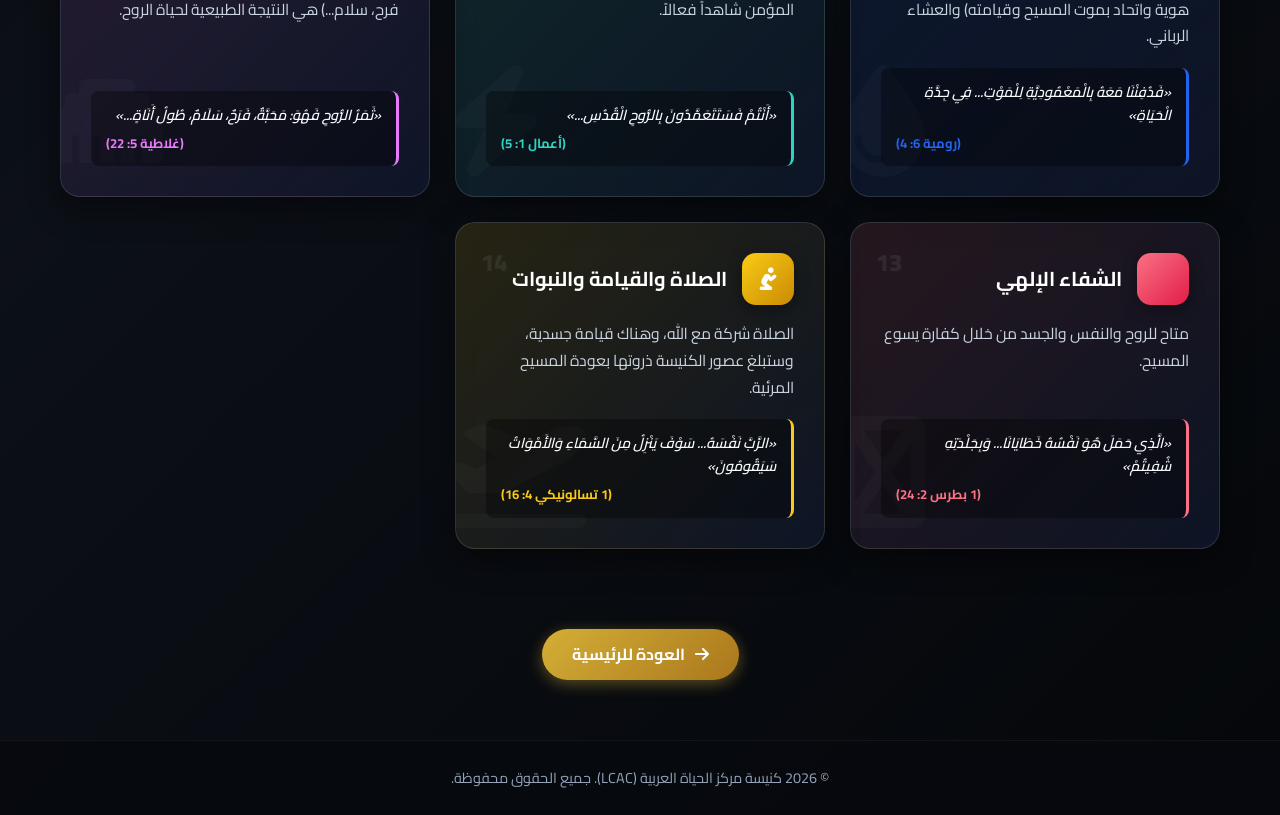
<file: faith.html>
<!DOCTYPE html>
<html lang="ar" dir="rtl">
<head>
    <link rel="icon" type="image/png" href="favicon.png">
    <meta charset="UTF-8">
    <meta name="viewport" content="width=device-width, initial-scale=1.0">
    <title>إيمان الكنيسة - كنيسة مركز الحياة العربية LCAC</title>
    <link rel="stylesheet" href="style.css">
    <!-- Font Awesome للأيقونات -->
    <link rel="stylesheet" href="https://cdnjs.cloudflare.com/ajax/libs/font-awesome/6.4.0/css/all.min.css">
    <!-- Google Fonts -->
    <link href="https://fonts.googleapis.com/css2?family=Cairo:wght@400;600;700;900&display=swap" rel="stylesheet">
    
    <style>
        body {
            font-family: 'Cairo', sans-serif;
            background: linear-gradient(135deg, #05070a 0%, #0c1017 50%, #05070a 100%);
            color: #f3f4f6;
            overflow-x: hidden;
            margin: 0;
            min-height: 100vh;
        }

        .faith-hero-section {
            position: relative;
            padding: 150px 20px 60px;
            text-align: center;
            background: radial-gradient(circle at center, rgba(56, 189, 248, 0.08) 0%, rgba(7, 9, 14, 0.95) 70%);
        }

        .faith-badge-main {
            display: inline-block;
            background: rgba(212, 175, 55, 0.15);
            color: #ffd700;
            padding: 8px 24px;
            border-radius: 30px;
            font-size: 0.95rem;
            font-weight: 700;
            margin-bottom: 15px;
            border: 1px solid rgba(212, 175, 55, 0.4);
            box-shadow: 0 0 20px rgba(212, 175, 55, 0.15);
        }

        .faith-hero-section h2 {
            font-size: 2.5rem;
            font-weight: 900;
            color: #ffffff;
            margin-bottom: 15px;
            text-shadow: 0 4px 20px rgba(0,0,0,0.6);
        }

        .faith-hero-section .section-desc {
            font-size: 1.15rem;
            color: #94a3b8;
            max-width: 650px;
            margin: 0 auto;
            line-height: 1.7;
        }

        .click-hint {
            display: inline-block;
            margin-top: 15px;
            font-size: 0.9rem;
            color: #38bdf8;
            background: rgba(56, 189, 248, 0.1);
            padding: 6px 16px;
            border-radius: 20px;
            border: 1px dashed rgba(56, 189, 248, 0.3);
        }

        /* شبكة البطاقات المتطورة */
        .faith-modern-grid {
            display: grid;
            grid-template-columns: repeat(auto-fit, minmax(340px, 1fr));
            gap: 25px;
            max-width: 1200px;
            margin: 30px auto 80px;
            padding: 0 20px;
        }

        .faith-card-item {
            position: relative;
            border-radius: 20px;
            padding: 30px;
            overflow: hidden;
            backdrop-filter: blur(12px);
            -webkit-backdrop-filter: blur(12px);
            border: 1px solid rgba(255, 255, 255, 0.12);
            transition: all 0.4s cubic-bezier(0.165, 0.84, 0.44, 1);
            box-shadow: 0 10px 30px rgba(0, 0, 0, 0.5);
            display: flex;
            flex-direction: column;
            justify-content: space-between;
            cursor: pointer;
        }

        .faith-card-item::after {
            content: var(--card-icon);
            font-family: "Font Awesome 6 Free";
            font-weight: 900;
            position: absolute;
            bottom: -20px;
            left: -10px;
            font-size: 7rem;
            color: rgba(255, 255, 255, 0.025);
            pointer-events: none;
            transition: transform 0.4s ease;
        }

        .faith-card-item:hover {
            transform: translateY(-8px);
            box-shadow: 0 20px 45px rgba(0, 0, 0, 0.7);
            border-color: var(--theme-color);
        }

        .faith-card-item:hover::after {
            transform: scale(1.1) rotate(-5deg);
        }

        .faith-card-header {
            display: flex;
            align-items: center;
            gap: 15px;
            margin-bottom: 16px;
            z-index: 2;
        }

        .faith-icon-box {
            width: 52px;
            height: 52px;
            background: var(--theme-gradient);
            color: #ffffff;
            border-radius: 14px;
            display: flex;
            align-items: center;
            justify-content: center;
            font-size: 1.4rem;
            box-shadow: 0 4px 15px rgba(0, 0, 0, 0.4);
            flex-shrink: 0;
        }

        .faith-card-item h3 {
            font-size: 1.25rem;
            font-weight: 700;
            color: #ffffff;
            margin: 0;
        }

        .faith-card-item p {
            color: #cbd5e1;
            font-size: 0.98rem;
            line-height: 1.7;
            margin: 0 0 18px 0;
            z-index: 2;
        }

        /* صندوق عرض الآية المباشرة داخل البطاقة */
        .card-verse-box {
            background: rgba(0, 0, 0, 0.35);
            border-right: 3px solid var(--theme-color);
            padding: 12px 15px;
            border-radius: 8px;
            z-index: 2;
        }

        .card-verse-box p {
            color: #f8fafc;
            font-size: 0.9rem;
            font-style: italic;
            font-weight: 600;
            margin: 0 0 6px 0;
            line-height: 1.6;
        }

        .card-verse-ref {
            color: var(--theme-color);
            font-size: 0.82rem;
            font-weight: bold;
            display: block;
            text-align: left;
        }

        .faith-card-number {
            position: absolute;
            top: 20px;
            left: 25px;
            font-size: 1.5rem;
            font-weight: 900;
            color: rgba(255, 255, 255, 0.07);
            pointer-events: none;
        }

        /* الألوان والهويات البصرية لكل بند */
        .card-bible { --theme-color: #38bdf8; --theme-gradient: linear-gradient(135deg, #38bdf8, #0284c7); background: linear-gradient(135deg, rgba(56, 189, 248, 0.12), rgba(15, 23, 42, 0.85)); --card-icon: "\f02d"; }
        .card-trinity { --theme-color: #a855f7; --theme-gradient: linear-gradient(135deg, #a855f7, #7e22ce); background: linear-gradient(135deg, rgba(168, 85, 247, 0.12), rgba(15, 23, 42, 0.85)); --card-icon: "\f648"; }
        .card-father { --theme-color: #fbbf24; --theme-gradient: linear-gradient(135deg, #fbbf24, #d97706); background: linear-gradient(135deg, rgba(251, 191, 36, 0.12), rgba(15, 23, 42, 0.85)); --card-icon: "\f185"; }
        .card-jesus { --theme-color: #f87171; --theme-gradient: linear-gradient(135deg, #f87171, #dc2626); background: linear-gradient(135deg, rgba(248, 113, 113, 0.12), rgba(15, 23, 42, 0.85)); --card-icon: "\f067"; }
        .card-spirit { --theme-color: #22d3ee; --theme-gradient: linear-gradient(135deg, #22d3ee, #0891b2); background: linear-gradient(135deg, rgba(34, 211, 238, 0.12), rgba(15, 23, 42, 0.85)); --card-icon: "\f472"; }
        .card-human { --theme-color: #94a3b8; --theme-gradient: linear-gradient(135deg, #94a3b8, #475569); background: linear-gradient(135deg, rgba(148, 163, 184, 0.12), rgba(15, 23, 42, 0.85)); --card-icon: "\f007"; }
        .card-satan { --theme-color: #64748b; --theme-gradient: linear-gradient(135deg, #64748b, #334155); background: linear-gradient(135deg, rgba(100, 116, 139, 0.12), rgba(15, 23, 42, 0.85)); --card-icon: "\f3ed"; }
        .card-salvation { --theme-color: #34d399; --theme-gradient: linear-gradient(135deg, #34d399, #059669); background: linear-gradient(135deg, rgba(52, 211, 153, 0.12), rgba(15, 23, 42, 0.85)); --card-icon: "\f004"; }
        .card-church { --theme-color: #818cf8; --theme-gradient: linear-gradient(135deg, #818cf8, #4f46e5); background: linear-gradient(135deg, rgba(129, 140, 248, 0.12), rgba(15, 23, 42, 0.85)); --card-icon: "\f51f"; }
        .card-ordinances { --theme-color: #2563eb; --theme-gradient: linear-gradient(135deg, #38bdf8, #1d4ed8); background: linear-gradient(135deg, rgba(37, 99, 235, 0.12), rgba(15, 23, 42, 0.85)); --card-icon: "\f043"; }
        .card-baptism { --theme-color: #2dd4bf; --theme-gradient: linear-gradient(135deg, #2dd4bf, #0d9488); background: linear-gradient(135deg, rgba(45, 212, 191, 0.12), rgba(15, 23, 42, 0.85)); --card-icon: "\f0e7"; }
        .card-gifts { --theme-color: #e879f9; --theme-gradient: linear-gradient(135deg, #e879f9, #c026d3); background: linear-gradient(135deg, rgba(232, 121, 249, 0.12), rgba(15, 23, 42, 0.85)); --card-icon: "\f796"; }
        .card-healing { --theme-color: #fb7185; --theme-gradient: linear-gradient(135deg, #fb7185, #e11d48); background: linear-gradient(135deg, rgba(251, 113, 133, 0.12), rgba(15, 23, 42, 0.85)); --card-icon: "\f2e8"; }
        .card-prayer { --theme-color: #facc15; --theme-gradient: linear-gradient(135deg, #facc15, #ca8a04); background: linear-gradient(135deg, rgba(250, 204, 21, 0.12), rgba(15, 23, 42, 0.85)); --card-icon: "\f5b0"; }

        /* تنسيق النافذة المنبثقة (Modal) للتأمل الشامل */
        #verse-modal {
            display: none;
            position: fixed;
            top: 0;
            left: 0;
            width: 100%;
            height: 100%;
            background: rgba(0, 0, 0, 0.85);
            backdrop-filter: blur(10px);
            z-index: 9999;
            justify-content: center;
            align-items: center;
            opacity: 0;
            transition: opacity 0.3s ease;
            padding: 20px;
        }

        .modal-box {
            background: linear-gradient(145deg, #111827, #0f172a);
            border: 1px solid rgba(56, 189, 248, 0.4);
            border-radius: 20px;
            padding: 35px;
            max-width: 580px;
            width: 100%;
            box-shadow: 0 25px 60px rgba(0,0,0,0.9);
            transform: scale(0.85) translateY(20px);
            transition: all 0.3s cubic-bezier(0.175, 0.885, 0.32, 1.275);
            text-align: right;
            position: relative;
        }

        #verse-modal.active .modal-box {
            transform: scale(1) translateY(0);
        }

        .modal-verse-content {
            background: rgba(56, 189, 248, 0.08);
            border-right: 4px solid #38bdf8;
            padding: 24px;
            border-radius: 12px;
            margin: 20px 0;
        }

        .modal-verse-content p {
            color: #f8fafc;
            font-size: 1.2rem;
            font-weight: 700;
            line-height: 1.9;
            margin: 0 0 12px 0;
            font-style: italic;
        }

        .modal-verse-ref {
            color: #38bdf8;
            font-size: 1rem;
            font-weight: bold;
            display: block;
            text-align: left;
        }

        .modal-close-btn {
            background: linear-gradient(135deg, #38bdf8, #0284c7);
            color: #fff;
            border: none;
            padding: 12px 35px;
            border-radius: 25px;
            font-weight: bold;
            cursor: pointer;
            font-size: 1rem;
            display: block;
            margin: 25px auto 0 auto;
            transition: transform 0.2s;
            box-shadow: 0 4px 15px rgba(56, 189, 248, 0.4);
        }
        .modal-close-btn:hover {
            transform: scale(1.05);
        }

        /* الهيدر والقائمة العلوية */
        .nav-container { display: flex; justify-content: space-between; align-items: center; position: relative; padding: 15px 30px; }
        header { background: rgba(15, 15, 15, 0.92); backdrop-filter: blur(10px); position: fixed; top: 0; left: 0; width: 100%; z-index: 1000; border-bottom: 1px solid rgba(255, 255, 255, 0.08); }
        .logo a { color: #fff; text-decoration: none; font-weight: bold; font-size: 1.05rem; display: flex; align-items: center; gap: 10px; }
        #nav-menu ul { display: flex; list-style: none; gap: 20px; align-items: center; margin: 0; padding: 0; }
        #nav-menu ul li a { color: #cbd5e1; text-decoration: none; font-size: 0.95rem; transition: color 0.3s; }
        #nav-menu ul li a:hover { color: #38bdf8; }

        @media (max-width: 900px) {
            #menu-toggle { display: block !important; }
            #nav-menu {
                display: none;
                position: absolute;
                top: 100%;
                right: 0;
                width: 100%;
                background: rgba(15, 15, 15, 0.98);
                backdrop-filter: blur(10px);
                border-bottom: 1px solid rgba(255, 255, 255, 0.1);
                padding: 20px 0;
                box-shadow: 0 10px 25px rgba(0,0,0,0.8);
                z-index: 1000;
            }
            #nav-menu.active { display: block; }
            #nav-menu ul { flex-direction: column; gap: 15px !important; text-align: center; }
        }
        #menu-toggle { display: none; background: none; border: none; color: #fff; font-size: 1.6rem; cursor: pointer; }
    </style>
</head>
<body>

    <!-- الشريط العلوي -->
    <header>
        <div class="container nav-container">
            <div class="logo">
                <a href="index.html">
                    <img src="chrch Logo.png" alt="شعار كنيسة مركز الحياة العربية" style="height: 38px; width: auto; object-fit: contain;">
                    <span>كنيسة مركز الحياة العربية</span>
                </a>
            </div>
            
            <button id="menu-toggle" onclick="toggleMenu()">
                <i class="fas fa-bars"></i>
            </button>

            <nav id="nav-menu">
                <ul>
                    <li><a href="ar.html">الرئيسية</a></li>
                    <li><a href="ar.html#services">خدمات الكنيسة</a></li>
                    <li><a href="faith.html" style="color: #ffd700; font-weight: bold;">إيمان الكنيسة</a></li>
                    <li><a href="conference.html" style="color: #ffd43b; font-weight: bold;"><i class="fas fa-star"></i> مؤتمر مجد الرب</a></li>
                    <li><a href="bible.pdf" target="_blank" style="color: #38bdf8; font-weight: bold;"><i class="fas fa-bible"></i> الكتاب المقدس</a></li>
                    <li><a href="ar.html#contact">اتصل بنا</a></li>
                    <li><a href="en.html"><i class="fas fa-globe"></i> English</a></li>
                </ul>
            </nav>
        </div>
    </header>

    <script>
        function toggleMenu() {
            const menu = document.getElementById('nav-menu');
            menu.classList.toggle('active');
        }
    </script>

    <!-- ترويسة الصفحة -->
    <section class="faith-hero-section">
        <div class="container">
            <span class="faith-badge-main"><i class="fas fa-shield-alt"></i> عقيدتنا وتعليمنا</span>
            <h2>إيمان كنيسة مركز الحياة العربية (LCAC)</h2>
            <p class="section-desc">نؤمن ونعترف بالأسس الكتابية والتعليم الرسولي الصحيح بثبات.</p>
            <div class="click-hint"><i class="fas fa-hand-pointer"></i> اضغط على أي بند إيماني أدناه لقراءة الشاهد الكتابي بتأمل أكبر</div>
        </div>
    </section>

    <!-- شبكة البطاقات الإيمانية (أزرار تفاعلية مع الآيات) -->
    <div class="faith-modern-grid">
        
        <!-- 01 -->
        <div class="faith-card-item card-bible" onclick="openVerseModal('01. الكتاب المقدس', '«كُلُّ الْكِتَابِ هُوَ مُوحًى بِهِ مِنَ اللهِ، وَنَافِعٌ لِلتَّعْلِيمِ وَالتَّوْبيخِ، لِلتَّقْوِيمِ وَالتَّأْدِيبِ الَّذِي فِي الْبِرِّ»', '(رسالة بولس الرسول الثانية إلى تيموثاوس 3: 16)')">
            <span class="faith-card-number">01</span>
            <div>
                <div class="faith-card-header">
                    <div class="faith-icon-box"><i class="fas fa-bible"></i></div>
                    <h3>الكتاب المقدس</h3>
                </div>
                <p>معصوم، موحى به من الله، وهو السلطة المطلقة للإيمان والحياة المسيحية دون إضافة أو تغيير.</p>
            </div>
            <div class="card-verse-box">
                <p>«كُلُّ الْكِتَابِ هُوَ مُوحًى بِهِ مِنَ اللهِ...»</p>
                <span class="card-verse-ref">(2 تيموثاوس 3: 16)</span>
            </div>
        </div>

        <!-- 02 -->
        <div class="faith-card-item card-trinity" onclick="openVerseModal('02. اللاهوت (الثالوث)', '«فَإِنَّ الَّذِينَ يَشْهَدُونَ فِي السَّمَاءِ هُمْ ثَلَاثَةٌ: الآبُ، وَالْكَلِمَةُ، وَالرُّوحُ الْقُدُسُ. وَهَؤُلَاءِ الثَّلَاثَةُ هُمْ وَاحِدٌ»', '(رسالة يوحنا الرسول الأولى 5: 7)')">
            <span class="faith-card-number">02</span>
            <div>
                <div class="faith-card-header">
                    <div class="faith-icon-box"><i class="fas fa-dove"></i></div>
                    <h3>اللاهوت (الثالوث)</h3>
                </div>
                <p>إله واحد مثلث الأقانيم (الآب والابن والروح القدس)، متساوون في الأزلية والقدرة، خالق وحافظ كل شيء.</p>
            </div>
            <div class="card-verse-box">
                <p>«الآبُ، وَالْكَلِمَةُ، وَالرُّوحُ الْقُدُسُ. وَهَؤُلَاءِ الثَّلَاثَةُ هُمْ وَاحِدٌ»</p>
                <span class="card-verse-ref">(1 يوحنا 5: 7)</span>
            </div>
        </div>

        <!-- 03 -->
        <div class="faith-card-item card-father" onclick="openVerseModal('03. الله الآب', '«اِللهُ مَحَبَّةٌ، وَمَنْ يَثْبُتْ فِي الْمَحَبَّةِ يَثْبُتْ فِي اللهِ وَاللهُ فِيهِ»', '(رسالة يوحنا الرسول الأولى 4: 16)')">
            <span class="faith-card-number">03</span>
            <div>
                <div class="faith-card-header">
                    <div class="faith-icon-box"><i class="fas fa-sun"></i></div>
                    <h3>الله الآب</h3>
                </div>
                <p>الأزلي، الروح الأبدي، كلي القدرة والمعرفة، الصالح والمحب، الذي بذل ابنه لفداء البشرية.</p>
            </div>
            <div class="card-verse-box">
                <p>«اِللهُ مَحَبَّةٌ، وَمَنْ يَثْبُتْ فِي الْمَحَبَّةِ يَثْبُتْ فِي اللهِ»</p>
                <span class="card-verse-ref">(1 يوحنا 4: 16)</span>
            </div>
        </div>

        <!-- 04 -->
        <div class="faith-card-item card-jesus" onclick="openVerseModal('04. يسوع المسيح', '«الَّذِي إِذْ كَانَ فِي صُورَةِ اللهِ، لَمْ يَحْسِبْ خُلْسَةً أَنْ يَكُونَ مُعَادِلاً لِلَّهِ. لَكِنَّهُ أَخْلَى نَفْسَهُ، آخِذاً صُورَةَ عَبْدٍ، صَائِرًا فِي شِبْهِ النَّاسِ»', '(رسالة بولس الرسول إلى أهل فيلبي 2: 6-7)')">
            <span class="faith-card-number">04</span>
            <div>
                <div class="faith-card-header">
                    <div class="faith-icon-box"><i class="fas fa-cross"></i></div>
                    <h3>يسوع المسيح</h3>
                </div>
                <p>الابن الأزلي، الكلمة المتجسد من العذراء مريم، إله حق وإنسان حق، مات على الصليب فداءً، قام، وسيرجع في المجد.</p>
            </div>
            <div class="card-verse-box">
                <p>«لَكِنَّهُ أَخْلَى نَفْسَهُ، آخِذاً صُورَةَ عَبْدٍ...»</p>
                <span class="card-verse-ref">(فيلبي 2: 7)</span>
            </div>
        </div>

        <!-- 05 -->
        <div class="faith-card-item card-spirit" onclick="openVerseModal('05. الروح القدس', '«وَأَمَّا مَتَى جَاءَ ذَاكَ، رُوحُ الْحَقِّ، فَهُوَ يُرْشِدُكُمْ إِلَى جَمِيعِ الْحَقِّ...»', '(إنجيل يوحنا 16: 13)')">
            <span class="faith-card-number">05</span>
            <div>
                <div class="faith-card-header">
                    <div class="faith-icon-box"><i class="fas fa-wind"></i></div>
                    <h3>الروح القدس</h3>
                </div>
                <p>الأقنوم الثالث، واهب الحياة، يسكن في المؤمنين، ينتج فيهم الثمار ويمكّنهم بالتقديس والمواهب.</p>
            </div>
            <div class="card-verse-box">
                <p>«رُوحُ الْحَقِّ، فَهُوَ يُرْشِدُكُمْ إِلَى جَمِيعِ الْحَقِّ»</p>
                <span class="card-verse-ref">(يوحنا 16: 13)</span>
            </div>
        </div>

        <!-- 06 -->
        <div class="faith-card-item card-human" onclick="openVerseModal('06. الإنسان', '«لِذَلِكَ كَأَنَّمَا بِإِنْسَانِ وَاحِدٍ دَخَلَتِ الْخَطِيَّةُ إِلَى الْعَالَمِ، وَبِالْخَطِيَّةِ الْمَوْتُ، وَهَكَذَا اجْتَازَ الْمَوْتُ إِلَى جَمِيعِ النَّاسِ، إِذْ أَخْطَأَ الْجَمِيعُ»', '(رسالة بولس الرسول إلى أهل رومية 5: 12)')">
            <span class="faith-card-number">06</span>
            <div>
                <div class="faith-card-header">
                    <div class="faith-icon-box"><i class="fas fa-user"></i></div>
                    <h3>الإنسان</h3>
                </div>
                <p>خُلق على صورة الله، سقط بالتعدي (الخطيئة الأصلية)، وانفصل عن الله، وبات عاجزاً بلا أمل إلا بيسوع المسيح.</p>
            </div>
            <div class="card-verse-box">
                <p>«بِإِنْسَانِ وَاحِدٍ دَخَلَتِ الْخَطِيَّةُ إِلَى الْعَالَمِ...»</p>
                <span class="card-verse-ref">(رومية 5: 12)</span>
            </div>
        </div>

        <!-- 07 -->
        <div class="faith-card-item card-satan" onclick="openVerseModal('07. الشيطان', '«اِصْحُوا وَاسْهَرُوا؛ لِأَنَّ إِبْلِيسَ خَصْمَكُمْ كَأَسَدٍ زَائِرٍ، يَجُولُ مُلْتَمِساً مَنْ يَبْتَلِعُهُ هُوَ»', '(رسالة بطرس الرسول الأولى 5: 8)')">
            <span class="faith-card-number">07</span>
            <div>
                <div class="faith-card-header">
                    <div class="faith-icon-box"><i class="fas fa-shield-alt"></i></div>
                    <h3>الشيطان</h3>
                </div>
                <p>ملاك ساقط يسعى لتدمير البشرية، جرد من قوته بموت المسيح، ومصيره العقاب الأبدي.</p>
            </div>
            <div class="card-verse-box">
                <p>«إِبْلِيسَ خَصْمَكُمْ كَأَسَدٍ زَائِرٍ يَجُولُ مُلْتَمِساً»</p>
                <span class="card-verse-ref">(1 بطرس 5: 8)</span>
            </div>
        </div>

        <!-- 08 -->
        <div class="faith-card-item card-salvation" onclick="openVerseModal('08. الخلاص', '«لِأَنَّكُمْ بِالنِّعْمَةِ مُخَلَّصُونَ، بِالإِيمَانِ، وَذَلِكَ لَيْسَ مِنْكُمْ. هُوَ عَطِيَّةُ اللهِ. لَيْسَ مِنْ أَعْمَالٍ لِكَيْ لَا يَفْتَخِرَ أَحَدٌ»', '(رسالة بولس الرسول إلى أهل أفسس 2: 8-9)')">
            <span class="faith-card-number">08</span>
            <div>
                <div class="faith-card-header">
                    <div class="faith-icon-box"><i class="fas fa-heart"></i></div>
                    <h3>الخلاص</h3>
                </div>
                <p>بالنعمة فقط من خلال التوبة والإيمان بيسوع المسيح؛ ولادة جديدة وتبرير وتقديس وحياة أبدية.</p>
            </div>
            <div class="card-verse-box">
                <p>«بِالنِّعْمَةِ مُخَلَّصُونَ، بِالإِيمَانِ، وَذَلِكَ لَيْسَ مِنْكُمْ»</p>
                <span class="card-verse-ref">(أفسس 2: 8)</span>
            </div>
        </div>

        <!-- 09 -->
        <div class="faith-card-item card-church" onclick="openVerseModal('09. الكنيسة', '«وَأَقُولُ لَكَ أَيْضاً: أَنْتَ بُطْرُسُ، وَعَلَى هَذِه الصَّخْرَةِ أَبْني كَنِيسَتِي، وَأَبْوَابُ الْجَحِيمِ لَنْ تَقْوَى عَلَيْهَا»', '(إنجيل متى 16: 18)')">
            <span class="faith-card-number">09</span>
            <div>
                <div class="faith-card-header">
                    <div class="faith-icon-box"><i class="fas fa-church"></i></div>
                    <h3>الكنيسة</h3>
                </div>
                <p>جماعة المؤمنين "المولودين ثانية"، مهمتها الكرازة بالإنجيل وصنع التلاميذ وخلاص الهالكين.</p>
            </div>
            <div class="card-verse-box">
                <p>«عَلَى هَذِه الصَّخْرَةِ أَبْني كَنِيسَتِي، وَأَبْوَابُ الْجَحِيمِ لَنْ تَقْوَى»</p>
                <span class="card-verse-ref">(متى 16: 18)</span>
            </div>
        </div>

        <!-- 10 -->
        <div class="faith-card-item card-ordinances" onclick="openVerseModal('10. الفرائض', '«فَدُفِنْنَا مَعَهُ بِالْمَعْمُودِيَّةِ لِلْمَوْتِ، حَتَّى كَمَا أُقِيمَ الْمَسِيحُ مِنَ الأَمْوَاتِ، بِمَجْدِ الآبِ، هَكَذَا نَسْلُكُ نَحْنُ أَيْضاً فِي جِدَّةِ الْحَيَاةِ»', '(رسالة بولس الرسول إلى أهل رومية 6: 4)')">
            <span class="faith-card-number">10</span>
            <div>
                <div class="faith-card-header">
                    <div class="faith-icon-box"><i class="fas fa-water"></i></div>
                    <h3>الفرائض</h3>
                </div>
                <p>تشمل معمودية المؤمنين (بالتغطيس كإعلان هوية واتحاد بموت المسيح وقيامته) والعشاء الرباني.</p>
            </div>
            <div class="card-verse-box">
                <p>«فَدُفِنْنَا مَعَهُ بِالْمَعْمُودِيَّةِ لِلْمَوْتِ... فِي جِدَّةِ الْحَيَاةِ»</p>
                <span class="card-verse-ref">(رومية 6: 4)</span>
            </div>
        </div>

        <!-- 11 -->
        <div class="faith-card-item card-baptism" onclick="openVerseModal('11. المعمودية بالروح القدس', '«لِأَنَّ يُوحَنَّا عَمَّدَ بِالْمَاءِ، وَأَمَّا أَنْتُمْ فَسَتَتَعَمَّدُونَ بِالرُّوحِ الْقُدُسِ، لَيْسَ بَعْدَ هَذِهِ الأَيَّامِ بِكَثِيرٍ»', '(سفر أعمال الرسل 1: 5)')">
            <span class="faith-card-number">11</span>
            <div>
                <div class="faith-card-header">
                    <div class="faith-icon-box"><i class="fas fa-bolt"></i></div>
                    <h3>المعمودية بالروح القدس</h3>
                </div>
                <p>اختبار التنعم بقوة خارقة ومواهب الروح ليكون المؤمن شاهداً فعالاً.</p>
            </div>
            <div class="card-verse-box">
                <p>«أَنْتُمْ فَسَتَتَعَمَّدُونَ بِالرُّوحِ الْقُدُسِ...»</p>
                <span class="card-verse-ref">(أعمال 1: 5)</span>
            </div>
        </div>

        <!-- 12 -->
        <div class="faith-card-item card-gifts" onclick="openVerseModal('12. مواهب وثمار الروح القدس', '«وَأَمَّا ثَمَرُ الرُّوحِ فَهُوَ: مَحَبَّةٌ، فَرَحٌ، سَلَامٌ، طُولُ أَنَاةٍ، لُطْفٌ، صَلَاحٌ، إِيمَانٌ، وَدَاعَةٌ، تَعَفُّفٌ»', '(رسالة بولس الرسول إلى أهل غلاطية 5: 22-23)')">
            <span class="faith-card-number">12</span>
            <div>
                <div class="faith-card-header">
                    <div class="faith-icon-box"><i class="fas fa-gifts"></i></div>
                    <h3>مواهب وثمار الروح القدس</h3>
                </div>
                <p>مواهب خارقة لبناء الكنيسة، وثمار الروح (محبة، فرح، سلام...) هي النتيجة الطبيعية لحياة الروح.</p>
            </div>
            <div class="card-verse-box">
                <p>«ثَمَرُ الرُّوحِ فَهُوَ: مَحَبَّةٌ، فَرَحٌ، سَلَامٌ، طُولُ أَنَاةٍ...»</p>
                <span class="card-verse-ref">(غلاطية 5: 22)</span>
            </div>
        </div>

        <!-- 13 -->
        <div class="faith-card-item card-healing" onclick="openVerseModal('13. الشفاء الإلهي', '«الَّذِي حَمَلَ هُوَ نَفْسُهُ خَطَايَانَا فِي جَسَدِهِ عَلَى الخَشَبَةِ، لِكَيْ نَحْنُ نَمُوتَ لِلْخَطَايَا فَنَحْيَا لِلْبِرِّ. الَّذِي بِجَلْدَتِهِ شُفِيتُمْ»', '(رسالة بطرس الرسول الأولى 2: 24)')">
            <span class="faith-card-number">13</span>
            <div>
                <div class="faith-card-header">
                    <div class="faith-icon-box"><i class="fas fa-hands-holding-heart"></i></div>
                    <h3>الشفاء الإلهي</h3>
                </div>
                <p>متاح للروح والنفس والجسد من خلال كفارة يسوع المسيح.</p>
            </div>
            <div class="card-verse-box">
                <p>«الَّذِي حَمَلَ هُوَ نَفْسُهُ خَطَايَانَا... وَبِجَلْدَتِهِ شُفِيتُمْ»</p>
                <span class="card-verse-ref">(1 بطرس 2: 24)</span>
            </div>
        </div>

        <!-- 14 -->
        <div class="faith-card-item card-prayer" onclick="openVerseModal('14. الصلاة والقيامة والنبوات', '«لِأَنَّ الرَّبَّ نَفْسَهُ بِهُتَافٍ، بِصَوْتِ رَئيسِ مَلَائِكَةٍ وَبُوقِ اللهِ، سَوْفَ يَنْزِلُ مِنَ السَّمَاءِ، وَالأَمْوَاتُ فِي الْمَسِيحِ سَيَقُومُونَ أَوَّلاً»', '(رسالة بولس الرسول الأولى إلى أهل تسالونيكي 4: 16)')">
            <span class="faith-card-number">14</span>
            <div>
                <div class="faith-card-header">
                    <div class="faith-icon-box"><i class="fas fa-pray"></i></div>
                    <h3>الصلاة والقيامة والنبوات</h3>
                </div>
                <p>الصلاة شركة مع الله، وهناك قيامة جسدية، وستبلغ عصور الكنيسة ذروتها بعودة المسيح المرئية.</p>
            </div>
            <div class="card-verse-box">
                <p>«الرَّبَّ نَفْسَهُ... سَوْفَ يَنْزِلُ مِنَ السَّمَاءِ وَالأَمْوَاتُ سَيَقُومُونَ»</p>
                <span class="card-verse-ref">(1 تسالونيكي 4: 16)</span>
            </div>
        </div>

    </div>

    <!-- نافذة عرض الآية بالتفصيل (Modal) -->
    <div id="verse-modal" onclick="closeVerseModal(event)">
        <div class="modal-box" onclick="event.stopPropagation()">
            <div style="display: flex; justify-content: space-between; align-items: center; border-bottom: 1px solid rgba(255,255,255,0.1); padding-bottom: 12px; margin-bottom: 15px;">
                <span id="modal-title" style="color: #38bdf8; font-weight: bold; font-size: 1.15rem;"></span>
                <i class="fas fa-bible" style="color: #ffd700; font-size: 1.3rem;"></i>
            </div>
            
            <div class="modal-verse-content">
                <p id="modal-verse-text"></p>
                <span id="modal-verse-ref" class="modal-verse-ref"></span>
            </div>

            <button class="modal-close-btn" onclick="closeVerseModal(null)">إغلاق الآية</button>
        </div>
    </div>

    <!-- زر العودة للرئيسية -->
    <div style="text-align: center; margin-bottom: 60px;">
        <a href="ar.html" class="btn primary-btn" style="background: linear-gradient(135deg, #d4af37, #aa771c); color: #fff; padding: 12px 30px; border-radius: 30px; text-decoration: none; font-weight: bold; display: inline-flex; align-items: center; gap: 10px; box-shadow: 0 4px 15px rgba(212, 175, 55, 0.4);">
            <i class="fas fa-arrow-right"></i> العودة للرئيسية
        </a>
    </div>

    <!-- الفوتر -->
    <footer style="background: rgba(7, 9, 14, 0.95); text-align: center; padding: 25px 0; border-top: 1px solid rgba(255,255,255,0.05);">
        <div class="container">
            <p style="color: #94a3b8; font-size: 0.9rem;">&copy; 2026 كنيسة مركز الحياة العربية (LCAC). جميع الحقوق محفوظة.</p>
        </div>
    </footer>

    <!-- سكريبت تفاعل النافذة المنبثقة -->
    <script>
        function openVerseModal(title, verseText, verseRef) {
            document.getElementById('modal-title').innerText = title;
            document.getElementById('modal-verse-text').innerText = verseText;
            document.getElementById('modal-verse-ref').innerText = verseRef;

            const modal = document.getElementById('verse-modal');
            modal.style.display = 'flex';
            setTimeout(() => { modal.style.opacity = '1'; modal.classList.add('active'); }, 10);
        }

        function closeVerseModal(e) {
            if (!e || e.target.id === 'verse-modal' || e.currentTarget.classList.contains('modal-close-btn')) {
                const modal = document.getElementById('verse-modal');
                modal.style.opacity = '0';
                modal.classList.remove('active');
                setTimeout(() => { modal.style.display = 'none'; }, 300);
            }
        }
    </script>
</body>
</html>
</file>
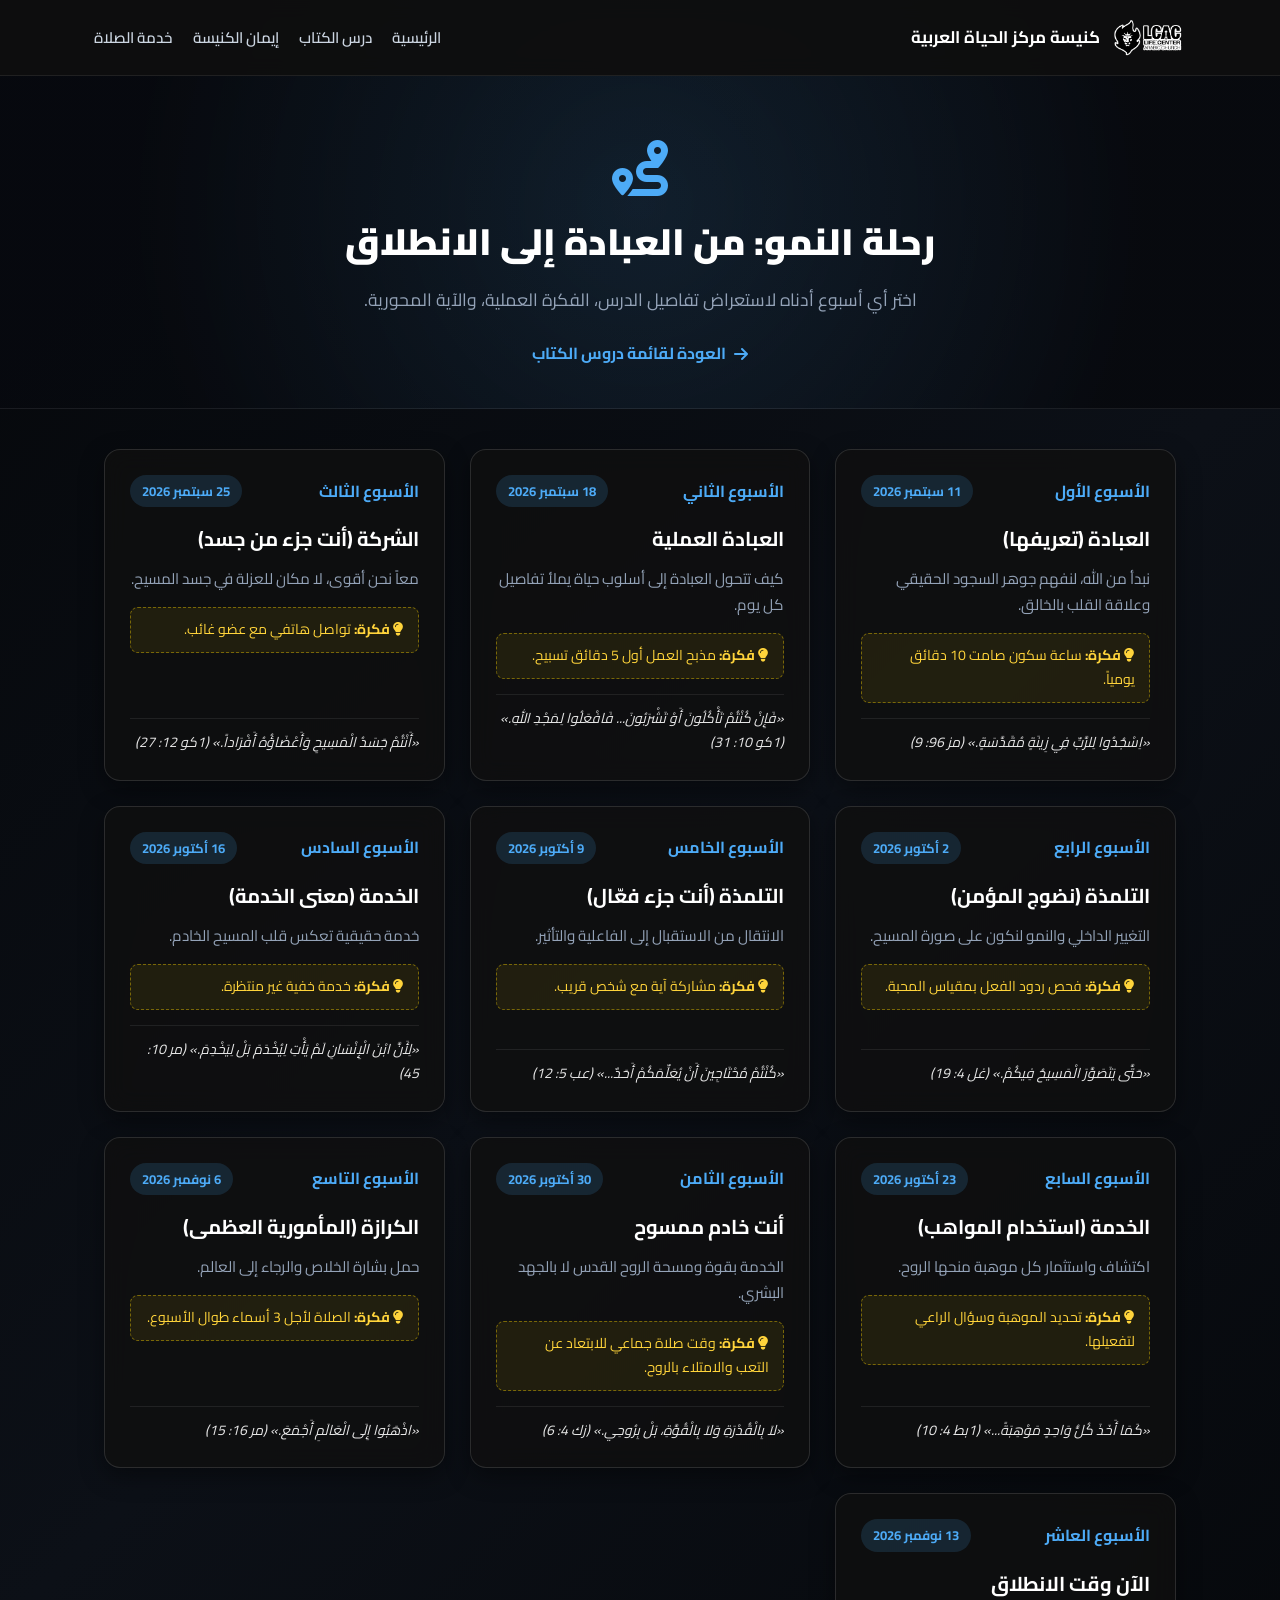
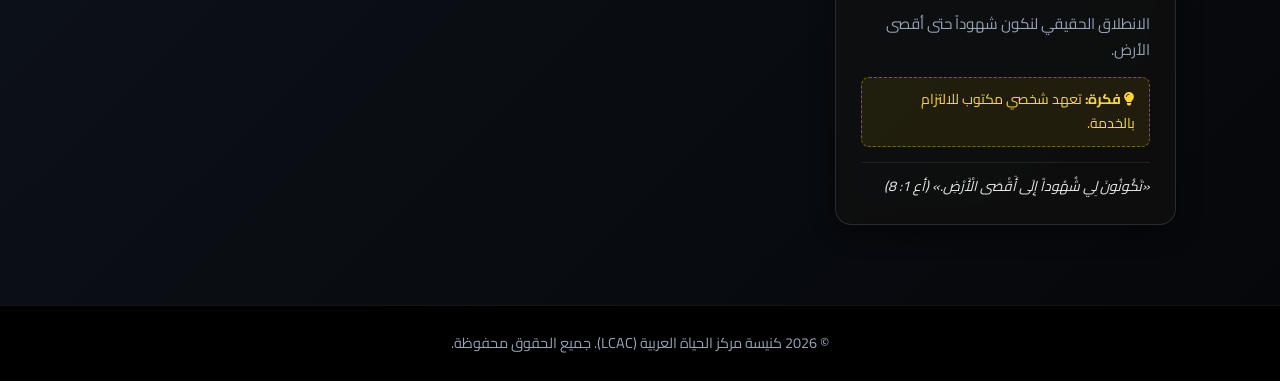
<file: growth-journey.html>
<!DOCTYPE html>
<html lang="ar" dir="rtl">
<head>
    <meta charset="UTF-8">
    <meta name="viewport" content="width=device-width, initial-scale=1.0">
    <title>رحلة النمو: من العبادة إلى الانطلاق - كنيسة مركز الحياة العربية</title>
    
    <link rel="icon" type="image/png" href="favicon.png">
    <link rel="stylesheet" href="style.css">
    <link rel="stylesheet" href="https://cdnjs.cloudflare.com/ajax/libs/font-awesome/6.4.0/css/all.min.css">
    <link href="https://fonts.googleapis.com/css2?family=Cairo:wght@400;600;700;900&display=swap" rel="stylesheet">
    
    <style>
        body {
            font-family: 'Cairo', sans-serif;
            background: linear-gradient(135deg, #05070a 0%, #0c1017 50%, #05070a 100%);
            color: #f3f4f6;
            margin: 0;
            min-height: 100vh;
            display: flex;
            flex-direction: column;
            justify-content: space-between;
        }

        .journey-hero {
            text-align: center;
            padding: 140px 20px 40px;
            background: radial-gradient(circle at center, rgba(77, 171, 247, 0.12) 0%, rgba(7, 9, 14, 0.95) 75%);
            border-bottom: 1px solid rgba(255, 255, 255, 0.08);
        }

        .weeks-grid {
            display: grid;
            grid-template-columns: repeat(auto-fit, minmax(320px, 1fr));
            gap: 25px;
            padding: 40px 5% 80px 5%;
            max-width: 1200px;
            margin: 0 auto;
        }

        .week-card {
            background: rgba(15, 15, 15, 0.8);
            backdrop-filter: blur(12px);
            border: 1px solid rgba(255, 255, 255, 0.12);
            border-radius: 16px;
            padding: 25px;
            display: flex;
            flex-direction: column;
            justify-content: space-between;
            transition: all 0.3s ease;
            cursor: pointer;
            box-shadow: 0 8px 25px rgba(0,0,0,0.4);
        }

        .week-card:hover {
            transform: translateY(-6px);
            border-color: #4dabf7;
            box-shadow: 0 12px 35px rgba(77, 171, 247, 0.3);
            background: rgba(30, 41, 59, 0.85);
        }

        .week-card.future-card {
            border: 2px dashed rgba(77, 171, 247, 0.3);
            background: rgba(77, 171, 247, 0.03);
            text-align: center;
            justify-content: center;
            align-items: center;
            min-height: 200px;
        }

        .week-header {
            display: flex;
            justify-content: space-between;
            align-items: center;
            margin-bottom: 15px;
            font-weight: bold;
            color: #4dabf7;
        }

        .week-date {
            background: rgba(77, 171, 247, 0.15);
            color: #4dabf7;
            padding: 5px 12px;
            border-radius: 20px;
            font-size: 0.82rem;
        }

        .week-content h3 {
            color: #fff;
            font-size: 1.25rem;
            margin-bottom: 10px;
        }

        .week-content p {
            font-size: 0.95rem;
            color: #94a3b8;
            line-height: 1.7;
            margin-bottom: 15px;
        }

        .idea-box {
            background: rgba(255, 215, 0, 0.08);
            border: 1px dashed rgba(255, 215, 0, 0.4);
            padding: 10px 14px;
            border-radius: 8px;
            font-size: 0.88rem;
            color: #ffd43b;
            margin-bottom: 15px;
        }

        .verse-badge {
            font-style: italic;
            color: #e5e5e5;
            font-size: 0.88rem;
            border-top: 1px solid rgba(255,255,255,0.08);
            padding-top: 12px;
            display: block;
        }

        /* تنسيق النافذة المنبثقة للتفاصيل */
        #lesson-modal {
            display: none;
            position: fixed;
            top: 0;
            left: 0;
            width: 100%;
            height: 100%;
            background: rgba(0, 0, 0, 0.88);
            backdrop-filter: blur(14px);
            z-index: 9999;
            justify-content: center;
            align-items: center;
            opacity: 0;
            transition: opacity 0.3s ease;
            padding: 20px;
        }

        .modal-box {
            background: linear-gradient(145deg, #111827, #0f172a);
            border: 1px solid rgba(77, 171, 247, 0.5);
            border-radius: 20px;
            padding: 35px;
            max-width: 580px;
            width: 100%;
            box-shadow: 0 25px 60px rgba(0,0,0,0.9);
            transform: scale(0.85) translateY(20px);
            transition: all 0.3s cubic-bezier(0.175, 0.885, 0.32, 1.275);
            text-align: right;
        }

        #lesson-modal.active .modal-box {
            transform: scale(1) translateY(0);
        }

        .modal-verse-highlight {
            background: rgba(77, 171, 247, 0.12);
            border-right: 4px solid #4dabf7;
            padding: 18px 20px;
            border-radius: 10px;
            margin: 20px 0;
            text-align: center;
        }

        .modal-verse-highlight p {
            color: #ffd43b;
            font-size: 1.15rem;
            font-weight: bold;
            font-style: italic;
            margin: 0;
            line-height: 1.7;
        }

        .modal-close-btn {
            background: linear-gradient(135deg, #4dabf7, #1d4ed8);
            color: #fff;
            border: none;
            padding: 12px 35px;
            border-radius: 25px;
            font-weight: bold;
            cursor: pointer;
            font-size: 1rem;
            display: block;
            margin: 25px auto 0 auto;
            transition: transform 0.2s;
            box-shadow: 0 4px 15px rgba(77, 171, 247, 0.4);
        }
        .modal-close-btn:hover { transform: scale(1.05); }

        .nav-container { display: flex; justify-content: space-between; align-items: center; padding: 15px 30px; }
        header { background: rgba(15, 15, 15, 0.92); backdrop-filter: blur(10px); position: fixed; top: 0; left: 0; width: 100%; z-index: 1000; border-bottom: 1px solid rgba(255, 255, 255, 0.08); }
        .logo a { color: #fff; text-decoration: none; font-weight: bold; font-size: 1.05rem; display: flex; align-items: center; gap: 10px; }
        #nav-menu ul { display: flex; list-style: none; gap: 20px; align-items: center; margin: 0; padding: 0; }
        #nav-menu ul li a { color: #cbd5e1; text-decoration: none; font-size: 0.95rem; transition: color 0.3s; }
        #nav-menu ul li a:hover { color: #4dabf7; }
    </style>
</head>
<body>

    <!-- الهيدر العلوي -->
    <header>
        <div class="container nav-container" style="max-width: 1200px; margin: 0 auto;">
            <div class="logo">
                <a href="ar.html">
                    <img src="chrch Logo.png" alt="الشعار" style="height: 38px; width: auto;">
                    <span>كنيسة مركز الحياة العربية</span>
                </a>
            </div>
            <nav id="nav-menu">
                <ul>
                    <li><a href="ar.html">الرئيسية</a></li>
                    <li><a href="bible-study.html">درس الكتاب</a></li>
                    <li><a href="faith.html">إيمان الكنيسة</a></li>
                    <li><a href="prayer-service.html">خدمة الصلاة</a></li>
                </ul>
            </nav>
        </div>
    </header>

    <!-- ترويسة الصفحة -->
    <section class="journey-hero">
        <i class="fas fa-route" style="font-size: 3.5rem; color: #4dabf7; margin-bottom: 15px;"></i>
        <h1 style="color: #fff; font-size: 2.3rem; margin-bottom: 10px; font-weight: 900;">رحلة النمو: من العبادة إلى الانطلاق</h1>
        <p style="color: #94a3b8; max-width: 700px; margin: 0 auto; font-size: 1.1rem; line-height: 1.8;">
            اختر أي أسبوع أدناه لاستعراض تفاصيل الدرس، الفكرة العملية، والآية المحورية.
        </p>
        <div style="margin-top: 25px;">
            <a href="bible-study.html" style="color: #4dabf7; text-decoration: none; font-weight: bold; display: inline-flex; align-items: center; gap: 8px;">
                <i class="fas fa-arrow-right"></i> العودة لقائمة دروس الكتاب
            </a>
        </div>
    </section>

    <!-- شبكة الأسابيع -->
    <main class="weeks-grid">
        
        <!-- الأسبوع 1 -->
        <div class="week-card" onclick="openLessonModal('الأسبوع الأول', '11 سبتمبر 2026', 'العبادة (تعريفها)', 'نبدأ من الله، لنفهم جوهر السجود الحقيقي وعلاقة القلب بالخالق بعيداً عن الطقس المجرد.', 'ساعة سكون صامت مدتها 10 دقائق يومياً دون هاتف قبل قراءة الكلمة.', '«اِسْجُدُوا لِلرَّبِّ فِي زِينَةٍ مُقَدَّسَةٍ.» (مز 96: 9)')">
            <div>
                <div class="week-header"><span>الأسبوع الأول</span><span class="week-date">11 سبتمبر 2026</span></div>
                <div class="week-content">
                    <h3>العبادة (تعريفها)</h3>
                    <p>نبدأ من الله، لنفهم جوهر السجود الحقيقي وعلاقة القلب بالخالق.</p>
                    <div class="idea-box"><i class="fas fa-lightbulb"></i> <strong>فكرة:</strong> ساعة سكون صامت 10 دقائق يومياً.</div>
                </div>
            </div>
            <span class="verse-badge">«اِسْجُدُوا لِلرَّبِّ فِي زِينَةٍ مُقَدَّسَةٍ.» (مز 96: 9)</span>
        </div>

        <!-- الأسبوع 2 -->
        <div class="week-card" onclick="openLessonModal('الأسبوع الثاني', '18 سبتمبر 2026', 'العبادة العملية', 'كيف تتحول العبادة إلى أسلوب حياة يملأ تفاصيل كل يوم في العمل والبيت.', 'مذبح العمل؛ تقديم أول 5 دقائق من ساعات العمل تسبيحاً وشكراً للرب.', '«فَإِنْ كُنْتُمْ تَأْكُلُونَ أَوْ تَشْرَبُونَ أَوْ تَفْعَلُونَ شَيْئاً، فَافْعَلُوا كُلَّ شَيْءٍ لِمَجْدِ اللهِ.» (1كو 10: 31)')">
            <div>
                <div class="week-header"><span>الأسبوع الثاني</span><span class="week-date">18 سبتمبر 2026</span></div>
                <div class="week-content">
                    <h3>العبادة العملية</h3>
                    <p>كيف تتحول العبادة إلى أسلوب حياة يملأ تفاصيل كل يوم.</p>
                    <div class="idea-box"><i class="fas fa-lightbulb"></i> <strong>فكرة:</strong> مذبح العمل أول 5 دقائق تسبيح.</div>
                </div>
            </div>
            <span class="verse-badge">«فَإِنْ كُنْتُمْ تَأْكُلُونَ أَوْ تَشْرَبُونَ... فَافْعَلُوا لِمَجْدِ اللهِ.» (1كو 10: 31)</span>
        </div>

        <!-- الأسبوع 3 -->
        <div class="week-card" onclick="openLessonModal('الأسبوع الثالث', '25 سبتمبر 2026', 'الشركة (أنت جزء من جسد)', 'معاً نحن أقوى، لا مكان للعزلة في جسد المسيح الحي والمتفاعل.', 'تواصل هاتفي تشجيعي مع عضو غائب عن الشركة هذا الأسبوع.', '«أَنْتُمْ جَسَدُ الْمَسِيحِ وَأَعْضَاؤُهُ أَفْرَاداً.» (1كو 12: 27)')">
            <div>
                <div class="week-header"><span>الأسبوع الثالث</span><span class="week-date">25 سبتمبر 2026</span></div>
                <div class="week-content">
                    <h3>الشركة (أنت جزء من جسد)</h3>
                    <p>معاً نحن أقوى، لا مكان للعزلة في جسد المسيح.</p>
                    <div class="idea-box"><i class="fas fa-lightbulb"></i> <strong>فكرة:</strong> تواصل هاتفي مع عضو غائب.</div>
                </div>
            </div>
            <span class="verse-badge">«أَنْتُمْ جَسَدُ الْمَسِيحِ وَأَعْضَاؤُهُ أَفْرَاداً.» (1كو 12: 27)</span>
        </div>

        <!-- الأسبوع 4 -->
        <div class="week-card" onclick="openLessonModal('الأسبوع الرابع', '2 أكتوبر 2026', 'التلمذة (نضوج المؤمن)', 'التغيير الداخلي والنمو المستمر لنكون على صورة المسيح في السلوك والفكر.', 'سجل ردود فعلك اليومية وافحصها بمقياس محبة المسيح.', '«حَتَّى يَتَصَوَّرَ الْمَسِيحُ فِيكُمْ.» (غل 4: 19)')">
            <div>
                <div class="week-header"><span>الأسبوع الرابع</span><span class="week-date">2 أكتوبر 2026</span></div>
                <div class="week-content">
                    <h3>التلمذة (نضوج المؤمن)</h3>
                    <p>التغيير الداخلي والنمو لنكون على صورة المسيح.</p>
                    <div class="idea-box"><i class="fas fa-lightbulb"></i> <strong>فكرة:</strong> فحص ردود الفعل بمقياس المحبة.</div>
                </div>
            </div>
            <span class="verse-badge">«حَتَّى يَتَصَوَّرَ الْمَسِيحُ فِيكُمْ.» (غل 4: 19)</span>
        </div>

        <!-- الأسبوع 5 -->
        <div class="week-card" onclick="openLessonModal('الأسبوع الخامس', '9 أكتوبر 2026', 'التلمذة (أنت جزء فعّال)', 'الانتقال من مرحلة الاستقبال السلبي للمعلومة إلى الفاعلية والتأثير.', 'شارك آية واحدة تعلّمتها مع شخص قريب عبر الرسائل.', '«كُنْتُمْ مُحْتَاجِينَ أَنْ يُعَلِّمَكُمْ أَحَدٌ...» (عب 5: 12)')">
            <div>
                <div class="week-header"><span>الأسبوع الخامس</span><span class="week-date">9 أكتوبر 2026</span></div>
                <div class="week-content">
                    <h3>التلمذة (أنت جزء فعّال)</h3>
                    <p>الانتقال من الاستقبال إلى الفاعلية والتأثير.</p>
                    <div class="idea-box"><i class="fas fa-lightbulb"></i> <strong>فكرة:</strong> مشاركة آية مع شخص قريب.</div>
                </div>
            </div>
            <span class="verse-badge">«كُنْتُمْ مُحْتَاجِينَ أَنْ يُعَلِّمَكُمْ أَحَدٌ...» (عب 5: 12)</span>
        </div>

        <!-- الأسبوع 6 -->
        <div class="week-card" onclick="openLessonModal('الأسبوع السادس', '16 أكتوبر 2026', 'الخدمة (معنى الخدمة)', 'خدمة حقيقية مقرونة باتضاع تعكس قلب المسيح الخادم الذي غسل الأرجل.', 'خدمة خفية غير منتظرة لشخص في العائلة أو محيط العمل.', '«لِأَنَّ ابْنَ الْإِنْسَانِ أَيْضاً لَمْ يَأْتِ لِيُخْدَمَ بَلْ لِيَخْدِمَ.» (مر 10: 45)')">
            <div>
                <div class="week-header"><span>الأسبوع السادس</span><span class="week-date">16 أكتوبر 2026</span></div>
                <div class="week-content">
                    <h3>الخدمة (معنى الخدمة)</h3>
                    <p>خدمة حقيقية تعكس قلب المسيح الخادم.</p>
                    <div class="idea-box"><i class="fas fa-lightbulb"></i> <strong>فكرة:</strong> خدمة خفية غير منتظرة.</div>
                </div>
            </div>
            <span class="verse-badge">«لِأَنَّ ابْنَ الْإِنْسَانِ لَمْ يَأْتِ لِيُخْدَمَ بَلْ لِيَخْدِمَ.» (مر 10: 45)</span>
        </div>

        <!-- الأسبوع 7 -->
        <div class="week-card" onclick="openLessonModal('الأسبوع السابع', '23 أكتوبر 2026', 'الخدمة (استخدام المواهب)', 'اكتشاف واستثمار كل موهبة فريدة منحها الروح لبنيان الجسد وتعزيته.', 'اكتب موهبتك بوضوح واسأل راعي الخدمة عن فرصة لتفعيلها.', '«كَمَا أَخَذَ كُلُّ وَاحِدٍ مَوْهِبَةً، اخْدِمُوا بِهَا بَعْضُكُمْ بَعْضاً.» (1بط 4: 10)')">
            <div>
                <div class="week-header"><span>الأسبوع السابع</span><span class="week-date">23 أكتوبر 2026</span></div>
                <div class="week-content">
                    <h3>الخدمة (استخدام المواهب)</h3>
                    <p>اكتشاف واستثمار كل موهبة منحها الروح.</p>
                    <div class="idea-box"><i class="fas fa-lightbulb"></i> <strong>فكرة:</strong> تحديد الموهبة وسؤال الراعي لتفعيلها.</div>
                </div>
            </div>
            <span class="verse-badge">«كَمَا أَخَذَ كُلُّ وَاحِدٍ مَوْهِبَةً...» (1بط 4: 10)</span>
        </div>

        <!-- الأسبوع 8 -->
        <div class="week-card" onclick="openLessonModal('الأسبوع الثامن', '30 أكتوبر 2026', 'أنت خادم ممسوح', 'الخدمة ليست بجهد بشري مُنهك، بل بمسحة وقوة وفعل الروح القدس.', 'وقت صلاة جماعي لطلب امتلاء جديد للخدمة بانسكاب الروح.', '«لاَ بِالْقُدْرَةِ وَلاَ بِالْقُوَّةِ، بَلْ بِرُوحِي قَالَ رَبُّ الْجنُودِ.» (زك 4: 6)')">
            <div>
                <div class="week-header"><span>الأسبوع الثامن</span><span class="week-date">30 أكتوبر 2026</span></div>
                <div class="week-content">
                    <h3>أنت خادم ممسوح</h3>
                    <p>الخدمة بقوة ومسحة الروح القدس لا بالجهد البشري.</p>
                    <div class="idea-box"><i class="fas fa-lightbulb"></i> <strong>فكرة:</strong> وقت صلاة جماعي للابتعاد عن التعب والامتلاء بالروح.</div>
                </div>
            </div>
            <span class="verse-badge">«لاَ بِالْقُدْرَةِ وَلاَ بِالْقُوَّةِ، بَلْ بِرُوحِي.» (زك 4: 6)</span>
        </div>

        <!-- الأسبوع 9 -->
        <div class="week-card" onclick="openLessonModal('الأسبوع التاسع', '6 نوفمبر 2026', 'الكرازة (المأمورية العظمى)', 'حمل بشارة الخلاص والرجاء للأقرباء والبعيدين بروح المحبة والجرأة.', 'صلِ بأسماء 3 أشخاص غير مؤمنين طوال الأسبوع لدعوة الرب.', '«اذْهَبُوا إِلَى الْعَالَمِ أَجْمَعَ وَاكْرِفُوا بِالْبِشَارَةِ.» (مر 16: 15)')">
            <div>
                <div class="week-header"><span>الأسبوع التاسع</span><span class="week-date">6 نوفمبر 2026</span></div>
                <div class="week-content">
                    <h3>الكرازة (المأمورية العظمى)</h3>
                    <p>حمل بشارة الخلاص والرجاء إلى العالم.</p>
                    <div class="idea-box"><i class="fas fa-lightbulb"></i> <strong>فكرة:</strong> الصلاة لأجل 3 أسماء طوال الأسبوع.</div>
                </div>
            </div>
            <span class="verse-badge">«اذْهَبُوا إِلَى الْعَالَمِ أَجْمَعَ.» (مر 16: 15)</span>
        </div>

        <!-- الأسبوع 10 -->
        <div class="week-card" onclick="openLessonModal('الأسبوع العاشر', '13 نوفمبر 2026', 'الآن وقت الانطلاق', 'الانطلاق الحقيقي والجاهزية العالية لنكون شهوداً للمسيح حتى أقصى الأرض.', 'تعهد شخصي مكتوب للالتزام بدورك الكنسي والمجتمعي المؤثر.', '«تَكُونُونَ لِي شُهُوداً فِي أُورُشَلِيمَ وَفِي كُلِّ الْيَهُودِيَّةِ... وَإِلَى أَقْصَى الْأَرْضِ.» (أع 1: 8)')">
            <div>
                <div class="week-header"><span>الأسبوع العاشر</span><span class="week-date">13 نوفمبر 2026</span></div>
                <div class="week-content">
                    <h3>الآن وقت الانطلاق</h3>
                    <p>الانطلاق الحقيقي لنكون شهوداً حتى أقصى الأرض.</p>
                    <div class="idea-box"><i class="fas fa-lightbulb"></i> <strong>فكرة:</strong> تعهد شخصي مكتوب للالتزام بالخدمة.</div>
                </div>
            </div>
            <span class="verse-badge">«تَكُونُونَ لِي شُهُوداً إِلَى أَقْصَى الْأَرْضِ.» (أع 1: 8)</span>
        </div>

       </div>

    </main>

    <!-- نافذة عرض تفاصيل الدرس -->
    <div id="lesson-modal" onclick="closeLessonModal(event)">
        <div class="modal-box" onclick="event.stopPropagation()">
            <div style="display: flex; justify-content: space-between; align-items: center; border-bottom: 1px solid rgba(255,255,255,0.1); padding-bottom: 15px; margin-bottom: 20px;">
                <span id="modal-week-title" style="color: #4dabf7; font-weight: bold; font-size: 1.1rem;"></span>
                <span id="modal-week-date" class="week-date"></span>
            </div>
            
            <h2 id="modal-lesson-title" style="color: #fff; font-size: 1.5rem; margin-bottom: 12px;"></h2>
            <p id="modal-lesson-desc" style="color: #cbd5e1; font-size: 0.98rem; line-height: 1.8; margin-bottom: 20px;"></p>
            
            <div style="background: rgba(255, 215, 0, 0.08); border: 1px dashed rgba(255, 215, 0, 0.4); padding: 15px; border-radius: 10px; color: #ffd43b; font-size: 0.92rem; margin-bottom: 20px;">
                <i class="fas fa-lightbulb"></i> <strong>فكرة عملية جذابة:</strong> <span id="modal-lesson-idea"></span>
            </div>

            <div class="modal-verse-highlight">
                <span style="font-size: 0.8rem; color: #4dabf7; display: block; margin-bottom: 6px; font-weight: bold; text-transform: uppercase;">الآية المحورية للدرس</span>
                <p id="modal-lesson-verse"></p>
            </div>

            <button class="modal-close-btn" onclick="closeLessonModal(null)">إغلاق</button>
        </div>
    </div>

    <!-- الفوتر -->
    <footer style="text-align: center; padding: 25px 0; border-top: 1px solid rgba(255,255,255,0.08); color: #94a3b8; font-size: 0.9rem;">
        &copy; 2026 كنيسة مركز الحياة العربية (LCAC). جميع الحقوق محفوظة.
    </footer>

    <!-- سكريبت التفاعل -->
    <script>
        function openLessonModal(week, date, title, desc, idea, verse) {
            document.getElementById('modal-week-title').innerText = week;
            document.getElementById('modal-week-date').innerText = date;
            document.getElementById('modal-lesson-title').innerText = title;
            document.getElementById('modal-lesson-desc').innerText = desc;
            document.getElementById('modal-lesson-idea').innerText = idea;
            document.getElementById('modal-lesson-verse').innerText = verse;

            const modal = document.getElementById('lesson-modal');
            modal.style.display = 'flex';
            setTimeout(() => { modal.style.opacity = '1'; modal.classList.add('active'); }, 10);
        }

        function closeLessonModal(e) {
            if (!e || e.target.id === 'lesson-modal' || e.currentTarget.classList.contains('modal-close-btn')) {
                const modal = document.getElementById('lesson-modal');
                modal.style.opacity = '0';
                modal.classList.remove('active');
                setTimeout(() => { modal.style.display = 'none'; }, 300);
            }
        }
    </script>
</body>
</html>
</file>
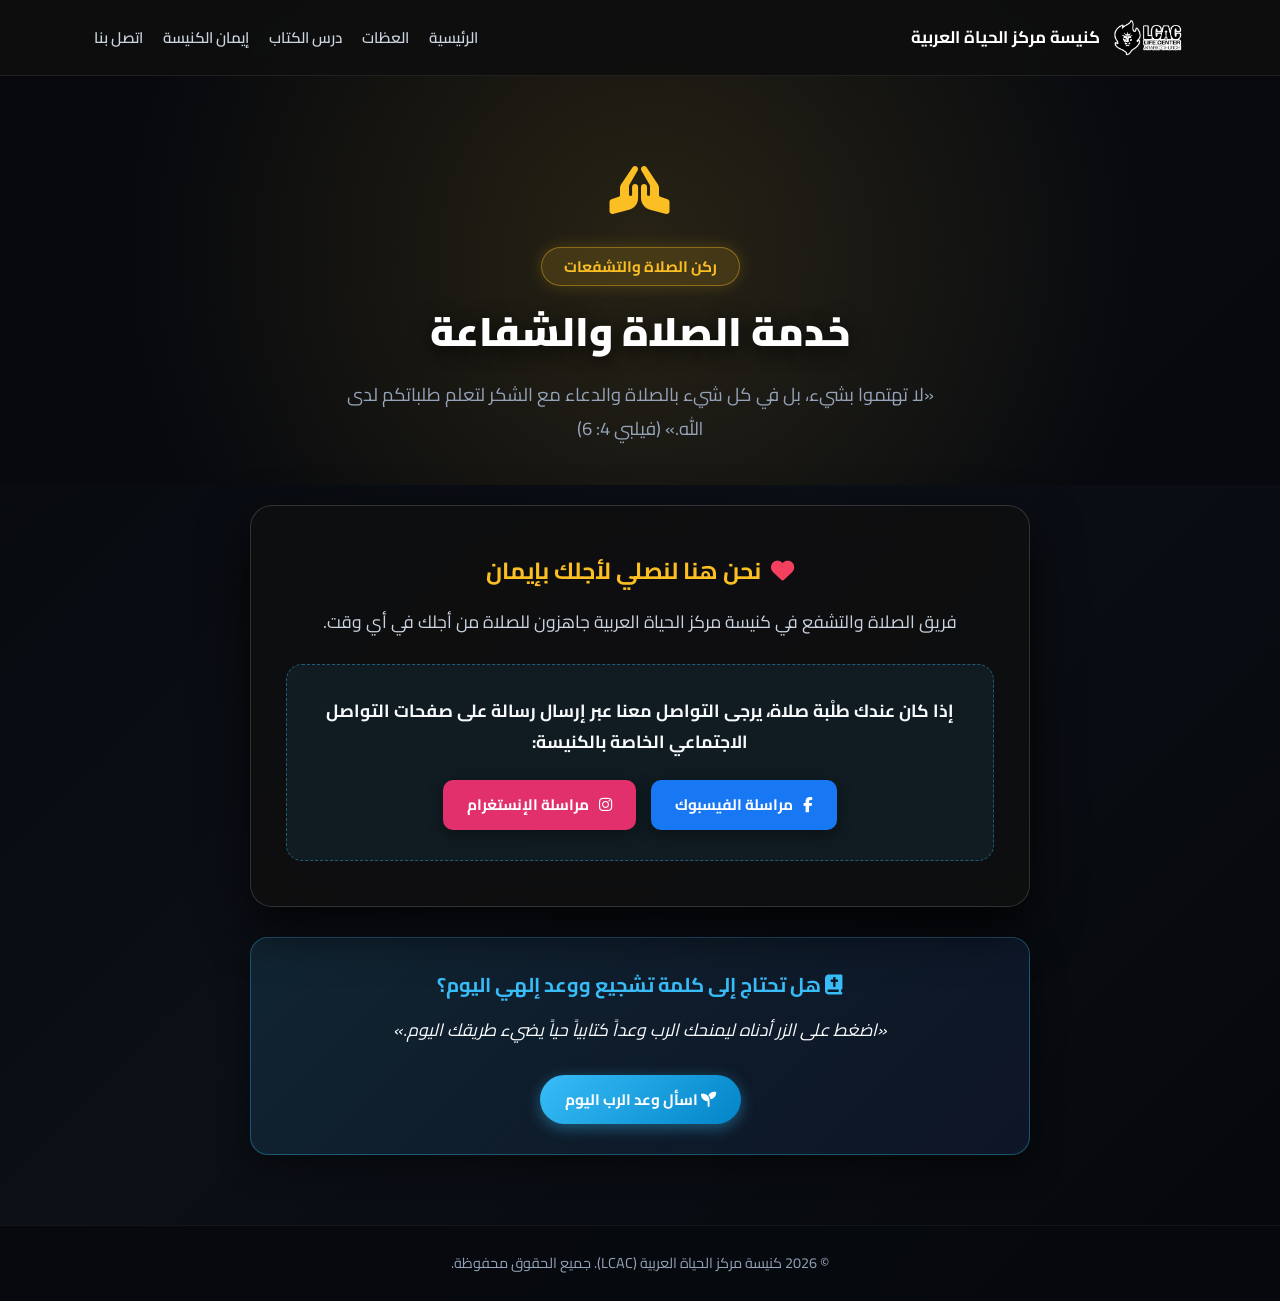
<file: prayer-service.html>
<!DOCTYPE html>
<html lang="ar" dir="rtl">
<head>
    <meta charset="UTF-8">
    <meta name="viewport" content="width=device-width, initial-scale=1.0">
    <title>خدمة الصلاة والتشفعات - كنيسة مركز الحياة العربية LCAC</title>
    
    <!-- الأيقونة والخطوط وملف التصميم المركزي -->
    <link rel="icon" type="image/png" href="favicon.png">
    <link rel="stylesheet" href="style.css">
    <link rel="stylesheet" href="https://cdnjs.cloudflare.com/ajax/libs/font-awesome/6.4.0/css/all.min.css">
    <link href="https://fonts.googleapis.com/css2?family=Cairo:wght@400;600;700;900&display=swap" rel="stylesheet">
    
    <style>
        body {
            font-family: 'Cairo', sans-serif;
            background: linear-gradient(135deg, #05070a 0%, #0c1017 50%, #05070a 100%);
            color: #f3f4f6;
            margin: 0;
            min-height: 100vh;
            display: flex;
            flex-direction: column;
            justify-content: space-between;
            overflow-x: hidden;
        }

        .prayer-hero {
            text-align: center;
            padding: 150px 20px 40px;
            background: radial-gradient(circle at center, rgba(251, 191, 36, 0.12) 0%, rgba(7, 9, 14, 0.95) 75%);
            position: relative;
        }

        /* رموز حركية نابضة بالروحانية */
        .prayer-pulse-icon {
            font-size: 3rem;
            color: #fbbf24;
            margin-bottom: 15px;
            animation: pulseGlow 2.5s infinite ease-in-out;
        }

        @keyframes pulseGlow {
            0% { transform: scale(1); text-shadow: 0 0 10px rgba(251, 191, 36, 0.3); }
            50% { transform: scale(1.1); text-shadow: 0 0 25px rgba(251, 191, 36, 0.7); }
            100% { transform: scale(1); text-shadow: 0 0 10px rgba(251, 191, 36, 0.3); }
        }

        .prayer-badge {
            display: inline-block;
            background: rgba(251, 191, 36, 0.15);
            color: #fbbf24;
            padding: 6px 22px;
            border-radius: 30px;
            font-size: 0.95rem;
            font-weight: 700;
            margin-bottom: 12px;
            border: 1px solid rgba(251, 191, 36, 0.4);
            box-shadow: 0 0 15px rgba(251, 191, 36, 0.2);
        }

        .prayer-container {
            max-width: 820px;
            margin: 20px auto 70px auto;
            padding: 0 20px;
        }

        .prayer-card-glass {
            background: rgba(15, 15, 15, 0.82);
            backdrop-filter: blur(16px);
            -webkit-backdrop-filter: blur(16px);
            border: 1px solid rgba(255, 255, 255, 0.15);
            border-radius: 22px;
            padding: 45px 35px;
            box-shadow: 0 20px 50px rgba(0,0,0,0.8);
            margin-bottom: 30px;
            text-align: center;
        }

        /* صندوق الملاحظة وتواصل السوشيال ميديا */
        .social-contact-box {
            background: rgba(56, 189, 248, 0.08);
            border: 1px dashed rgba(56, 189, 248, 0.4);
            border-radius: 16px;
            padding: 30px 20px;
            margin-top: 25px;
            transition: all 0.3s ease;
        }

        .social-contact-box:hover {
            border-color: #38bdf8;
            box-shadow: 0 0 20px rgba(56, 189, 248, 0.15);
        }

        .social-links-grid {
            display: flex;
            justify-content: center;
            gap: 15px;
            margin-top: 22px;
            flex-wrap: wrap;
        }

        .social-btn {
            padding: 12px 24px;
            border-radius: 10px;
            text-decoration: none;
            font-weight: bold;
            font-size: 0.95rem;
            display: inline-flex;
            align-items: center;
            gap: 10px;
            color: #fff;
            transition: transform 0.3s, box-shadow 0.3s;
            box-shadow: 0 4px 15px rgba(0,0,0,0.4);
        }

        .social-btn:hover {
            transform: translateY(-4px);
            box-shadow: 0 8px 25px rgba(0,0,0,0.6);
        }

        /* صندوق الوعد الكتابي التفاعلي بروح فاندايك المعمدة */
        .promise-box {
            background: linear-gradient(135deg, rgba(56, 189, 248, 0.12), rgba(15, 23, 42, 0.9));
            border: 1px solid rgba(56, 189, 248, 0.35);
            border-radius: 18px;
            padding: 30px;
            text-align: center;
            margin-top: 30px;
            box-shadow: 0 10px 30px rgba(0,0,0,0.5);
        }

        .promise-btn {
            background: linear-gradient(135deg, #38bdf8, #0284c7);
            color: #fff;
            border: none;
            padding: 10px 25px;
            border-radius: 25px;
            font-weight: bold;
            font-size: 0.95rem;
            cursor: pointer;
            transition: transform 0.2s, box-shadow 0.2s;
            box-shadow: 0 4px 15px rgba(56, 189, 248, 0.4);
            margin-top: 10px;
        }

        .promise-btn:hover {
            transform: scale(1.05);
            box-shadow: 0 6px 20px rgba(56, 189, 248, 0.6);
        }

        /* الهيدر العلوي */
        .nav-container { display: flex; justify-content: space-between; align-items: center; padding: 15px 30px; }
        header { background: rgba(15, 15, 15, 0.92); backdrop-filter: blur(10px); position: fixed; top: 0; left: 0; width: 100%; z-index: 1000; border-bottom: 1px solid rgba(255, 255, 255, 0.08); }
        .logo a { color: #fff; text-decoration: none; font-weight: bold; font-size: 1.05rem; display: flex; align-items: center; gap: 10px; }
        #nav-menu ul { display: flex; list-style: none; gap: 20px; align-items: center; margin: 0; padding: 0; }
        #nav-menu ul li a { color: #cbd5e1; text-decoration: none; font-size: 0.95rem; transition: color 0.3s; }
        #nav-menu ul li a:hover { color: #38bdf8; }
    </style>
</head>
<body>

    <!-- الهيدر العلوي الموحد -->
    <header>
        <div class="container nav-container" style="max-width: 1200px; margin: 0 auto;">
            <div class="logo">
                <a href="ar.html">
                    <img src="chrch Logo.png" alt="شعار الكنيسة" style="height: 38px; width: auto;">
                    <span>كنيسة مركز الحياة العربية</span>
                </a>
            </div>
            <nav id="nav-menu">
                <ul>
                    <li><a href="ar.html">الرئيسية</a></li>
                    <li><a href="sermons.html">العظات</a></li>
                    <li><a href="bible-study.html">درس الكتاب</a></li>
                    <li><a href="faith.html">إيمان الكنيسة</a></li>
                    <li><a href="ar.html#contact">اتصل بنا</a></li>
                </ul>
            </nav>
        </div>
    </header>

    <!-- ترويسة الصفحة مع الأيقونة النابضة بالحركة -->
    <section class="prayer-hero">
        <div class="container">
            <div class="prayer-pulse-icon">
                <i class="fas fa-hands-praying"></i>
            </div>
            <span class="prayer-badge">ركن الصلاة والتشفعات</span>
            <h1 style="color: #fff; font-size: 2.5rem; font-weight: 900; margin-bottom: 12px; text-shadow: 0 4px 20px rgba(0,0,0,0.8);">خدمة الصلاة والشفاعة</h1>
            <p style="color: #94a3b8; font-size: 1.15rem; max-width: 620px; margin: 0 auto; line-height: 1.8;">
                «لا تهتموا بشيء، بل في كل شيء بالصلاة والدعاء مع الشكر لتعلم طلباتكم لدى الله.» (فيلبي 4: 6)
            </p>
        </div>
    </section>

    <!-- محتوى الصفحة -->
    <div class="prayer-container">
        
        <div class="prayer-card-glass">
            <h3 style="color: #fbbf24; font-size: 1.45rem; margin-top: 0; margin-bottom: 15px; display: flex; align-items: center; justify-content: center; gap: 10px;">
                <i class="fas fa-heart" style="color: #f43f5e;"></i> نحن هنا لنصلي لأجلك بإيمان
            </h3>
            
            <!-- الجملة المختصرة حسب طلبك -->
            <p style="color: #cbd5e1; font-size: 1.1rem; line-height: 1.9; margin-bottom: 25px; max-width: 700px; margin-left: auto; margin-right: auto;">
                فريق الصلاة والتشفع في كنيسة مركز الحياة العربية جاهزون للصلاة من أجلك في أي وقت.
            </p>

            <!-- صندوق الملاحظة وتواصل السوشيال ميديا -->
            <div class="social-contact-box">
                <p style="color: #f8fafc; font-size: 1.1rem; font-weight: 700; line-height: 1.8; margin-bottom: 15px;">
                    إذا كان عندك طلْبة صلاة، يرجى التواصل معنا عبر إرسال رسالة على صفحات التواصل الاجتماعي الخاصة بالكنيسة:
                </p>
                
                <div class="social-links-grid">
                    <a href="https://www.facebook.com/lifecenterarabicchurch?locale=ar_AR" target="_blank" class="social-btn" style="background: #1877f2;">
                        <i class="fab fa-facebook-f"></i> مراسلة الفيسبوك
                    </a>
                    <a href="https://www.instagram.com/lifecenterarabicchurch/" target="_blank" class="social-btn" style="background: #e1306c;">
                        <i class="fab fa-instagram"></i> مراسلة الإنستغرام
                    </a>
                </div>
            </div>
        </div>

        <!-- أداة الوعد الكتابي التفاعلي (نصوص فاندايك الحصرية المدققة) -->
        <div class="promise-box">
            <h4 style="color: #38bdf8; margin-top: 0; margin-bottom: 12px; font-size: 1.25rem;">
                <i class="fas fa-bible"></i> هل تحتاج إلى كلمة تشجيع ووعد إلهي اليوم؟
            </h4>
            <p id="promise-text" style="color: #f8fafc; font-size: 1.1rem; font-style: italic; line-height: 1.8; margin-bottom: 20px;">
                «اضغط على الزر أدناه ليمنحك الرب وعداً كتابياً حياً يضيء طريقك اليوم.»
            </p>
            <button onclick="getRandomPromise()" class="promise-btn">
                <i class="fas fa-seedling"></i> اسأل وعد الرب اليوم
            </button>
        </div>

    </div>

    <!-- الفوتر -->
    <footer style="background: rgba(7, 9, 14, 0.95); text-align: center; padding: 25px 0; border-top: 1px solid rgba(255,255,255,0.05);">
        <p style="color: #94a3b8; font-size: 0.9rem; margin: 0;">&copy; 2026 كنيسة مركز الحياة العربية (LCAC). جميع الحقوق محفوظة.</p>
    </footer>

    <!-- السكريبتات التفاعلية للوعود (نصوص فاندايك ١٠٠٪) -->
    <script>
        const promises = [
            { text: "«لا تخف لأني معك. لا تتلفت لأني إلهك. قد قوينتك وأعنتك وعضدتك بيمين بري.»", ref: "إشعياء 41: 10" },
            { text: "«الرب نوري وخلاصي، فممن أخاف؟ الرب حصن حياتي، فممن أرتعب؟»", ref: "المزامير 27: 1" },
            { text: "«ألقِ على الرب همك وهو يئولك. لا يدع الصديق يتزعزع إلى الأبد.»", ref: "المزامير 55: 22" },
            { text: "«سلاماً أترك لكم. سلامي أعطيكم. ليس كما يعطي العالم أعطيكم أنا. لاتضطرب قلوبكم ولا ترهب.»", ref: "يوحنا 14: 27" },
            { text: "«كل شيء مستطاع للمؤمن.»", ref: "مرقس 9: 23" },
            { text: "«اتكل على الرب بكل قلبك، وعلى فهمك لا تعتمد. في كل طرقك اعرفه وهو يمهد سبلك.»", ref: "الأمثال 3: 5-6" },
            { text: "«الرب راعيّ فلا يعوزني شيء. في مراعٍ خضراء يربضني. إلى مياه الراحة يوردني.»", ref: "المزامير 23: 1-2" }
        ];

        function getRandomPromise() {
            const randomIndex = Math.floor(Math.random() * promises.length);
            const selected = promises[randomIndex];
            document.getElementById('promise-text').innerHTML = `${selected.text} <br><strong style="color: #ffd700; font-size: 0.95rem; display: block; margin-top: 8px;">(${selected.ref} - فاندايك)</strong>`;
        }
    </script>
</body>
</html>
</file>
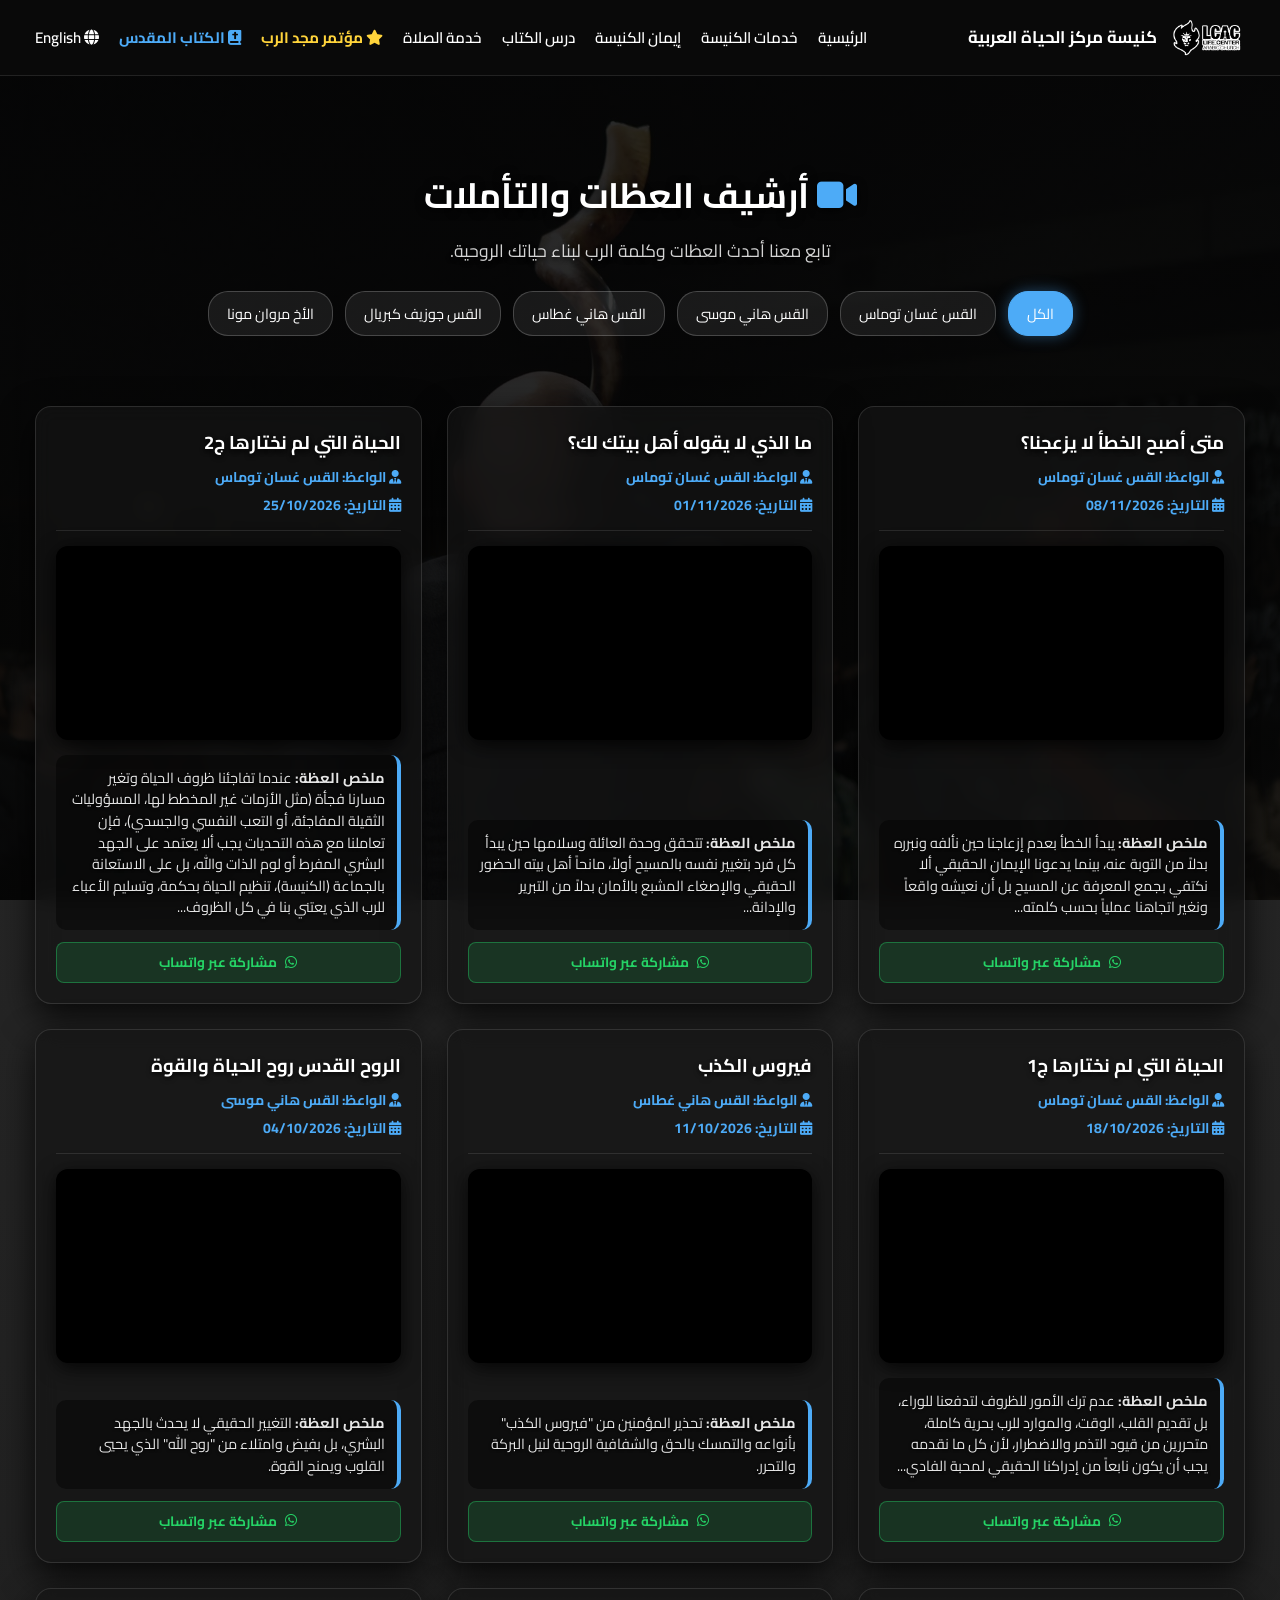
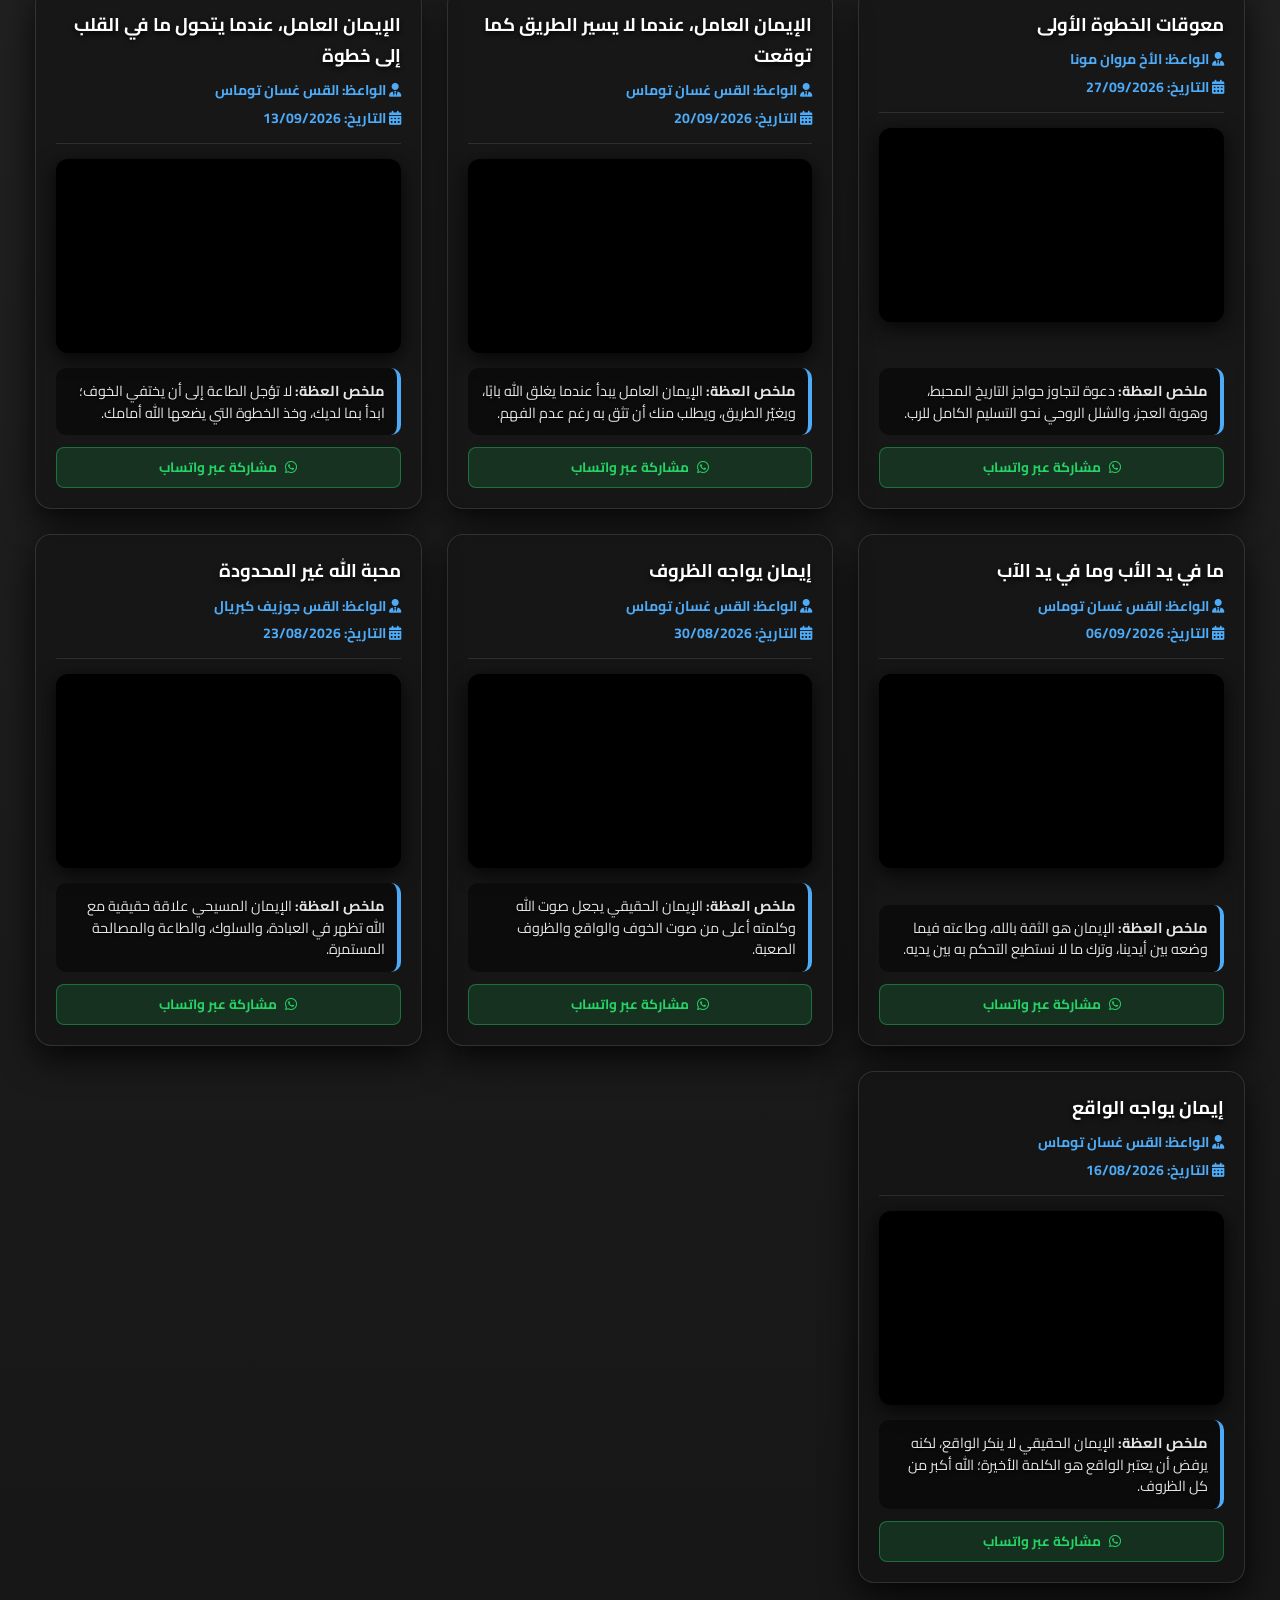
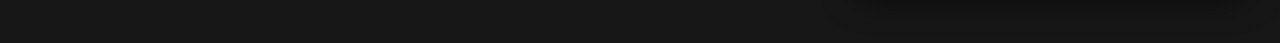
<file: sermons.html>
<!DOCTYPE html>
<html lang="ar" dir="rtl">
<head>
    <meta charset="UTF-8">
    <meta name="viewport" content="width=device-width, initial-scale=1.0">
    <title>عظات الكنيسة والتأملات - كنيسة مركز الحياة العربية</title>
    
    <link rel="icon" type="image/png" href="favicon.png">
    <link rel="stylesheet" href="style.css">
    <link rel="stylesheet" href="https://cdnjs.cloudflare.com/ajax/libs/font-awesome/6.4.0/css/all.min.css">
    <link href="https://fonts.googleapis.com/css2?family=Cairo:wght@400;600;700&display=swap" rel="stylesheet">
    
    <style>
        body {
            background: linear-gradient(rgba(5, 5, 5, 0.85), rgba(10, 10, 10, 0.95)), url('church1.jpg') no-repeat center center fixed;
            background-size: cover;
            color: #fff;
            margin: 0;
            padding: 0;
            font-family: 'Cairo', sans-serif;
            min-height: 100vh;
        }

        header {
            background: rgba(10, 10, 10, 0.92);
            border-bottom: 1px solid rgba(255, 255, 255, 0.1);
            position: sticky;
            top: 0;
            z-index: 1000;
            backdrop-filter: blur(12px);
        }

        .container {
            width: 92%;
            max-width: 1250px;
            margin: 0 auto;
        }

        .nav-container {
            display: flex;
            justify-content: space-between;
            align-items: center;
            padding: 15px 20px;
            width: 100%;
            box-sizing: border-box;
        }

        .logo a {
            display: flex;
            align-items: center;
            gap: 12px;
            text-decoration: none;
            color: #fff;
            font-weight: bold;
            font-size: 1.05rem;
        }

        .logo img {
            height: 38px;
            width: auto;
            object-fit: contain;
        }

        nav ul {
            display: flex;
            list-style: none;
            gap: 20px;
            align-items: center;
            margin: 0;
            padding: 0;
        }

        nav ul li a {
            color: #fff;
            text-decoration: none;
            font-size: 0.95rem;
            transition: color 0.3s;
        }

        nav ul li a:hover {
            color: #4dabf7;
        }

        .sermons-hero {
            text-align: center;
            padding: 90px 20px 30px;
        }

        /* أزرار التصفية السريعة */
        .filter-container {
            display: flex;
            justify-content: center;
            gap: 12px;
            flex-wrap: wrap;
            margin: 25px 0 40px 0;
        }

        .filter-btn {
            background: rgba(255, 255, 255, 0.08);
            border: 1px solid rgba(255, 255, 255, 0.2);
            color: #fff;
            padding: 8px 18px;
            border-radius: 20px;
            cursor: pointer;
            font-size: 0.9rem;
            transition: all 0.3s ease;
        }

        .filter-btn:hover, .filter-btn.active {
            background: #4dabf7;
            border-color: #4dabf7;
            box-shadow: 0 0 15px rgba(77, 171, 247, 0.4);
        }

        .sermons-grid {
            display: grid;
            grid-template-columns: repeat(3, 1fr);
            gap: 25px;
            padding: 0 20px 60px 20px;
            max-width: 1250px;
            margin: 0 auto;
        }

        @media (max-width: 1050px) {
            .sermons-grid { grid-template-columns: repeat(2, 1fr); }
        }

        @media (max-width: 700px) {
            .sermons-grid { grid-template-columns: 1fr; }
        }

        .sermon-card {
            background: rgba(20, 20, 20, 0.7);
            backdrop-filter: blur(10px);
            border: 1px solid rgba(255, 255, 255, 0.12);
            border-radius: 16px;
            padding: 20px;
            box-shadow: 0 12px 35px rgba(0,0,0,0.8);
            display: flex;
            flex-direction: column;
            justify-content: space-between;
            transition: transform 0.3s ease, border-color 0.3s ease;
        }

        .sermon-card:hover {
            transform: translateY(-6px);
            border-color: rgba(77, 171, 247, 0.6);
        }

        .sermon-header {
            margin-bottom: 15px;
            border-bottom: 1px solid rgba(255, 255, 255, 0.1);
            padding-bottom: 12px;
        }

        .sermon-header h2 {
            color: #fff;
            font-size: 1.15rem;
            margin-bottom: 8px;
            text-shadow: 0 2px 5px rgba(0,0,0,0.9);
        }

        .sermon-meta {
            display: flex;
            flex-direction: column;
            gap: 4px;
            color: #4dabf7;
            font-size: 0.88rem;
            font-weight: bold;
        }

        .sermon-video-wrapper {
            position: relative;
            width: 100%;
            padding-bottom: 56.25%;
            height: 0;
            border-radius: 12px;
            overflow: hidden;
            box-shadow: 0 5px 20px rgba(0,0,0,0.8);
            background: #000;
            margin-bottom: 15px;
        }

        .sermon-video-wrapper iframe {
            position: absolute;
            top: 0;
            left: 0;
            width: 100%;
            height: 100%;
            border: 0;
        }

        .sermon-summary {
            background: rgba(0, 0, 0, 0.45);
            padding: 12px;
            border-radius: 10px;
            border-right: 4px solid #4dabf7;
            margin-top: auto;
            margin-bottom: 12px;
        }

        .sermon-summary p {
            color: #e5e5e5;
            font-size: 0.9rem;
            line-height: 1.5;
            margin: 0;
            text-shadow: 0 1px 3px rgba(0,0,0,0.9);
        }

        .share-whatsapp-btn {
            display: inline-flex;
            align-items: center;
            justify-content: center;
            gap: 8px;
            background: rgba(37, 211, 102, 0.15);
            color: #25d366;
            border: 1px solid rgba(37, 211, 102, 0.4);
            padding: 8px 12px;
            border-radius: 8px;
            font-size: 0.85rem;
            font-weight: bold;
            text-decoration: none;
            transition: all 0.2s ease;
            width: 100%;
            text-align: center;
        }

        .share-whatsapp-btn:hover {
            background: #25d366;
            color: #fff;
            box-shadow: 0 4px 15px rgba(37, 211, 102, 0.4);
        }

        #menu-toggle { display: none; }

        @media (max-width: 950px) {
            #menu-toggle { display: block; background: none; border: none; color: #fff; font-size: 1.5rem; cursor: pointer; }
            #nav-menu { display: none; position: absolute; top: 100%; right: 0; width: 100%; background: rgba(15,15,15,0.95); backdrop-filter: blur(12px); padding: 20px 0; border-bottom: 1px solid rgba(255,255,255,0.1); }
            #nav-menu.active { display: block; }
            #nav-menu ul { flex-direction: column; gap: 15px; text-align: center; }
        }
    </style>
</head>
<body>

    <!-- الشريط العلوي -->
    <header>
        <div class="container nav-container">
            <div class="logo">
                <a href="ar.html">
                    <img src="chrch Logo.png" alt="شعار كنيسة مركز الحياة العربية">
                    <span>كنيسة مركز الحياة العربية</span>
                </a>
            </div>
            
            <button id="menu-toggle" onclick="toggleMenu()">
                <i class="fas fa-bars"></i>
            </button>

            <nav id="nav-menu">
                <ul>
                    <li><a href="ar.html">الرئيسية</a></li>
                    <li><a href="ar.html#services">خدمات الكنيسة</a></li>
                    <li><a href="faith.html">إيمان الكنيسة</a></li>
                    <li><a href="bible-study.html">درس الكتاب</a></li>
                    <li><a href="prayer-service.html">خدمة الصلاة</a></li>
                    <li><a href="conference.html" style="color: #ffd43b; font-weight: bold;"><i class="fas fa-star"></i> مؤتمر مجد الرب</a></li>
                    <li><a href="bible.pdf" target="_blank" style="color: #4dabf7; font-weight: bold;"><i class="fas fa-bible"></i> الكتاب المقدس</a></li>
                    <li><a href="en.html"><i class="fas fa-globe"></i> English</a></li>
                </ul>
            </nav>
        </div>
    </header>

    <!-- ترويسة صفحة العظات -->
    <section class="sermons-hero">
        <h1 style="color: #fff; font-size: 2.2rem; text-shadow: 0 2px 10px rgba(0,0,0,0.9); margin-bottom: 10px;">
            <i class="fas fa-video" style="color: #4dabf7;"></i> أرشيف العظات والتأملات
        </h1>
        <p style="color: #d4d4d4; font-size: 1.1rem; text-shadow: 0 2px 5px rgba(0,0,0,0.9);">
            تابع معنا أحدث العظات وكلمة الرب لبناء حياتك الروحية.
        </p>

        <!-- أزرار التصفية السريعة حسب الواعظ -->
        <div class="filter-container">
            <button class="filter-btn active" onclick="filterSermons('all', this)">الكل</button>
            <button class="filter-btn" onclick="filterSermons('غسان', this)">القس غسان توماس</button>
            <button class="filter-btn" onclick="filterSermons('هاني', this)">القس هاني موسى</button>
            <button class="filter-btn" onclick="filterSermons('غطاس', this)">القس هاني غطاس</button>
            <button class="filter-btn" onclick="filterSermons('جوزيف', this)">القس جوزيف كبريال</button>
            <button class="filter-btn" onclick="filterSermons('مروان', this)">الأخ مروان مونا</button>
        </div>
    </section>

    <!-- شبكة عرض العظات -->
    <main class="sermons-grid">

        <!-- العظة الجديدة: متى أصبح الخطأ لا يزعجنا؟ (القس غسان توماس) -->
        <div class="sermon-card" data-speaker="غسان">
            <div>
                <div class="sermon-header">
                    <h2>متى أصبح الخطأ لا يزعجنا؟</h2>
                    <div class="sermon-meta">
                        <span><i class="fas fa-user-tie"></i> الواعظ: القس غسان توماس</span>
                        <span><i class="fas fa-calendar-alt"></i> التاريخ: 08/11/2026</span>
                    </div>
                </div>
                <div class="sermon-video-wrapper">
                    <iframe src="https://www.youtube.com/embed/pKi3AkbNbu4" title="عظة الكنيسة" allowfullscreen></iframe>
                </div>
            </div>
            <div>
                <div class="sermon-summary">
                    <p><strong>ملخص العظة:</strong> يبدأ الخطأ بعدم إزعاجنا حين نألفه ونبرره بدلاً من التوبة عنه، بينما يدعونا الإيمان الحقيقي ألا نكتفي بجمع المعرفة عن المسيح بل أن نعيشه واقعاً ونغير اتجاهنا عملياً بحسب كلمته...</p>
                </div>
                <a href="https://api.whatsapp.com/send?text=%D8%B4%D8%A7%D9%87%D8%AF%20%D8%B9%D8%B8%D8%A9%20%D9%85%D8%AA%EC%A9%20%D8%A3%D8%B5%D8%A8%D8%AD%20%D8%A7%Dلخطأ%20لا%20يزعجنا%3F%20https://www.youtube.com/watch?v=pKi3AkbNbu4" target="_blank" class="share-whatsapp-btn">
                    <i class="fab fa-whatsapp"></i> مشاركة عبر واتساب
                </a>
            </div>
        </div>
        <!-- العظة الجديدة: ما الذي لا يقوله أهل بيتك لك؟ (القس غسان توماس) -->
        <div class="sermon-card" data-speaker="غسان">
            <div>
                <div class="sermon-header">
                    <h2>ما الذي لا يقوله أهل بيتك لك؟</h2>
                    <div class="sermon-meta">
                        <span><i class="fas fa-user-tie"></i> الواعظ: القس غسان توماس</span>
                        <span><i class="fas fa-calendar-alt"></i> التاريخ: 01/11/2026</span>
                    </div>
                </div>
                <div class="sermon-video-wrapper">
                    <iframe src="https://www.youtube.com/embed/TCr3tMzZ5us" title="عظة الكنيسة" allowfullscreen></iframe>
                </div>
            </div>
            <div>
                <div class="sermon-summary">
                    <p><strong>ملخص العظة:</strong> تتحقق وحدة العائلة وسلامها حين يبدأ كل فرد بتغيير نفسه بالمسيح أولاً، مانحاً أهل بيته الحضور الحقيقي والإصغاء المشبع بالأمان بدلاً من التبرير والإدانة...</p>
                </div>
                <a href="https://api.whatsapp.com/send?text=%D8%B4%D8%A7%D9%87%D8%AF%20%D8%B9%D8%B8%D8%A9%20%D9%85%D8%A7%20%D8%A7%D9%84%D8%B0%D9%8A%20%D9%84%D8%A7%20%D9%8A%D9%82%D9%88%D9%84%D9%87%20%D8%A3%D9%87%D9%84%20%D8%A8%D9%8A%D8%AA%D9%83%20%D9%84%D9%83%3F%20https://www.youtube.com/watch?v=TCr3tMzZ5us" target="_blank" class="share-whatsapp-btn">
                    <i class="fab fa-whatsapp"></i> مشاركة عبر واتساب
                </a>
            </div>
        </div>
        <!-- العظة الجديدة: الحياة التي لم نختارها ج2 (القس غسان توماس) -->
        <div class="sermon-card" data-speaker="غسان">
            <div>
                <div class="sermon-header">
                    <h2>الحياة التي لم نختارها ج2</h2>
                    <div class="sermon-meta">
                        <span><i class="fas fa-user-tie"></i> الواعظ: القس غسان توماس</span>
                        <span><i class="fas fa-calendar-alt"></i> التاريخ: 25/10/2026</span>
                    </div>
                </div>
                <div class="sermon-video-wrapper">
                    <iframe src="https://www.youtube.com/embed/jNgNUNlbwB0" title="عظة الكنيسة" allowfullscreen></iframe>
                </div>
            </div>
            <div>
                <div class="sermon-summary">
                    <p><strong>ملخص العظة:</strong> عندما تفاجئنا ظروف الحياة وتغير مسارنا فجأة (مثل الأزمات غير المخطط لها، المسؤوليات الثقيلة المفاجئة، أو التعب النفسي والجسدي)، فإن تعاملنا مع هذه التحديات يجب ألا يعتمد على الجهد البشري المفرط أو لوم الذات والله، بل على الاستعانة بالجماعة (الكنيسة)، تنظيم الحياة بحكمة، وتسليم الأعباء للرب الذي يعتني بنا في كل الظروف...</p>
                </div>
                <a href="https://api.whatsapp.com/send?text=%D8%B4%D8%A7%D9%87%D8%AF%20%D8%B9%D8%B8%D8%A9%20%D8%A7%D9%84%D8%AD%D9%8A%D8%A7%D8%A9%20%D8%A7%D9%84%D8%AA%D9%8A%20%D9%84%D9%85%20%D9%86%D8%AE%D8%AA%D8%A7%D8%B1%D9%87%D8%A7%20%D8%AC2%20https://www.youtube.com/watch?v=jNgNUNlbwB0" target="_blank" class="share-whatsapp-btn">
                    <i class="fab fa-whatsapp"></i> مشاركة عبر واتساب
                </a>
            </div>
        </div>
        <!-- العظة الجديدة: الحياة التي لم نختارها ج1 (القس غسان توماس) -->
        <div class="sermon-card" data-speaker="غسان">
            <div>
                <div class="sermon-header">
                    <h2> الحياة التي لم نختارها ج1</h2>
                    <div class="sermon-meta">
                        <span><i class="fas fa-user-tie"></i> الواعظ: القس غسان توماس</span>
                        <span><i class="fas fa-calendar-alt"></i> التاريخ: 18/10/2026</span>
                    </div>
                </div>
                <div class="sermon-video-wrapper">
                    <iframe src="https://www.youtube.com/embed/1OvxMOUwkt0" title="عظة الكنيسة" allowfullscreen></iframe>
                </div>
            </div>
            <div>
                <div class="sermon-summary">
                    <p><strong>ملخص العظة:</strong> عدم ترك الأمور للظروف لتدفعنا للوراء، بل تقديم القلب، الوقت، والموارد للرب بحرية كاملة، متحررين من قيود التذمر والاضطرار، لأن كل ما نقدمه يجب أن يكون نابعاً من إدراكنا الحقيقي لمحبة الفادي...</p>
                </div>
                <a href="https://api.whatsapp.com/send?text=%D8%B4%D8%A7%D9%87%D8%AF%20%D8%B9%D8%B8%D8%A9%20%D8%A7%D9%84%D8%AD%D9%8A%D8%A7%D8%A9%20%D8%A7%D9%84%D8%AA%D9%8A%20%D9%84%D9%85%20%D9%86%D8%AE%D8%AA%D8%A7%D8%B1%D9%87%D8%A7%20https://www.youtube.com/watch?v=1OvxMOUwkt0" target="_blank" class="share-whatsapp-btn">
                    <i class="fab fa-whatsapp"></i> مشاركة عبر واتساب
                </a>
            </div>
        </div>
        <!-- العظة الجديدة: فيروس الكذب (القس هاني غطاس) -->
        <div class="sermon-card" data-speaker="غطاس">
            <div>
                <div class="sermon-header">
                    <h2>فيروس الكذب</h2>
                    <div class="sermon-meta">
                        <span><i class="fas fa-user-tie"></i> الواعظ: القس هاني غطاس</span>
                        <span><i class="fas fa-calendar-alt"></i> التاريخ: 11/10/2026</span>
                    </div>
                </div>
                <div class="sermon-video-wrapper">
                    <iframe src="https://www.youtube.com/embed/ELrMvj4HvaY?start=3045" title="عظة الكنيسة" allowfullscreen></iframe>
                </div>
            </div>
            <div>
                <div class="sermon-summary">
                    <p><strong>ملخص العظة:</strong> تحذير المؤمنين من "فيروس الكذب" بأنواعه والتمسك بالحق والشفافية الروحية لنيل البركة والتحرر.</p>
                </div>
                <a href="https://api.whatsapp.com/send?text=%D8%B4%D8%A7%D9%87%D8%AF%20%D8%B9%D8%B8%D8%A9%20%D9%81%D9%8A%D8%B1%D9%88%D8%B3%20%D8%A7%D9%84%D9%83%D8%B0%D8%A8%20https://www.youtube.com/watch?v=ELrMvj4HvaY" target="_blank" class="share-whatsapp-btn">
                    <i class="fab fa-whatsapp"></i> مشاركة عبر واتساب
                </a>
            </div>
        </div>

        <!-- العظة: الروح القدس روح الحياة والقوة (القس هاني موسى) -->
        <div class="sermon-card" data-speaker="هاني">
            <div>
                <div class="sermon-header">
                    <h2>الروح القدس روح الحياة والقوة</h2>
                    <div class="sermon-meta">
                        <span><i class="fas fa-user-tie"></i> الواعظ: القس هاني موسى</span>
                        <span><i class="fas fa-calendar-alt"></i> التاريخ: 04/10/2026</span>
                    </div>
                </div>
                <div class="sermon-video-wrapper">
                    <iframe src="https://www.youtube.com/embed/qqj1bMqpvnA?start=4283" title="عظة الكنيسة" allowfullscreen></iframe>
                </div>
            </div>
            <div>
                <div class="sermon-summary">
                    <p><strong>ملخص العظة:</strong> التغيير الحقيقي لا يحدث بالجهد البشري، بل بفيض وامتلاء من "روح الله" الذي يحيي القلوب ويمنح القوة.</p>
                </div>
                <a href="https://api.whatsapp.com/send?text=%D8%B4%D8%A7%D9%87%D8%AF%20%D8%B9%D8%B8%D8%A9%20%D8%A7%D9%84%D8%B1%D9%88%D8%AD%20%D8%A7%D9%84%D9%82%D8%AF%D8%B3%20%D8%B1%D9%88%D8%AD%20%D8%A7%D9%84%D8%AD%D9%8A%D8%A7%D8%A9%20%D9%88%D8%A7%D9%84%D9%82%D9%88%D8%A9%20https://www.youtube.com/watch?v=qqj1bMqpvnA" target="_blank" class="share-whatsapp-btn">
                    <i class="fab fa-whatsapp"></i> مشاركة عبر واتساب
                </a>
            </div>
        </div>

        <!-- العظة: معوقات الخطوة الأولى (الأخ مروان مونا) -->
        <div class="sermon-card" data-speaker="مروان">
            <div>
                <div class="sermon-header">
                    <h2>معوقات الخطوة الأولى</h2>
                    <div class="sermon-meta">
                        <span><i class="fas fa-user-tie"></i> الواعظ: الأخ مروان مونا</span>
                        <span><i class="fas fa-calendar-alt"></i> التاريخ: 27/09/2026</span>
                    </div>
                </div>
                <div class="sermon-video-wrapper">
                    <iframe src="https://www.youtube.com/embed/oQkganmkTn0" title="عظة الكنيسة" allowfullscreen></iframe>
                </div>
            </div>
            <div>
                <div class="sermon-summary">
                    <p><strong>ملخص العظة:</strong> دعوة لتجاوز حواجز التاريخ المحبط، وهوية العجز، والشلل الروحي نحو التسليم الكامل للرب.</p>
                </div>
                <a href="https://api.whatsapp.com/send?text=%D8%B4%D8%A7%D9%87%D8%AF%20%D8%B9%D8%B8%D8%A9%20%D9%85%D8%B9%D9%88%D9%82%D8%A7%D8%AA%20%D8%A7%D9%84%D8%AE%D8%B7%D9%88%D8%A9%20%D8%A7%D9%84%D8%A3%D9%88%D9%84%D9%89%20https://www.youtube.com/watch?v=oQkganmkTn0" target="_blank" class="share-whatsapp-btn">
                    <i class="fab fa-whatsapp"></i> مشاركة عبر واتساب
                </a>
            </div>
        </div>

        <!-- العظة: الإيمان العامل، عندما لا يسير الطريق كما توقعت (القس غسان توماس) -->
        <div class="sermon-card" data-speaker="غسان">
            <div>
                <div class="sermon-header">
                    <h2>الإيمان العامل، عندما لا يسير الطريق كما توقعت</h2>
                    <div class="sermon-meta">
                        <span><i class="fas fa-user-tie"></i> الواعظ: القس غسان توماس</span>
                        <span><i class="fas fa-calendar-alt"></i> التاريخ: 20/09/2026</span>
                    </div>
                </div>
                <div class="sermon-video-wrapper">
                    <iframe src="https://www.youtube.com/embed/hMIf_0g3WEk" title="عظة الكنيسة" allowfullscreen></iframe>
                </div>
            </div>
            <div>
                <div class="sermon-summary">
                    <p><strong>ملخص العظة:</strong> الإيمان العامل يبدأ عندما يغلق الله بابًا، ويغيّر الطريق، ويطلب منك أن تثق به رغم عدم الفهم.</p>
                </div>
                <a href="https://api.whatsapp.com/send?text=%D8%B4%D8%A7%D9%87%D8%AF%20%D8%B9%D8%B8%D8%A9%20%D8%A7%D9%84%D8%A5%D9%8A%D9%85%D8%A7%D9%86%20%D8%A7%D9%84%D8%B9%D8%A7%D9%85%D9%84%20https://www.youtube.com/watch?v=hMIf_0g3WEk" target="_blank" class="share-whatsapp-btn">
                    <i class="fab fa-whatsapp"></i> مشاركة عبر واتساب
                </a>
            </div>
        </div>

        <!-- العظة: الإيمان العامل، عندما يتحول ما في القلب إلى خطوة (القس غسان توماس) -->
        <div class="sermon-card" data-speaker="غسان">
            <div>
                <div class="sermon-header">
                    <h2>الإيمان العامل، عندما يتحول ما في القلب إلى خطوة</h2>
                    <div class="sermon-meta">
                        <span><i class="fas fa-user-tie"></i> الواعظ: القس غسان توماس</span>
                        <span><i class="fas fa-calendar-alt"></i> التاريخ: 13/09/2026</span>
                    </div>
                </div>
                <div class="sermon-video-wrapper">
                    <iframe src="https://www.youtube.com/embed/MeawFA2Z1fA" title="عظة الكنيسة" allowfullscreen></iframe>
                </div>
            </div>
            <div>
                <div class="sermon-summary">
                    <p><strong>ملخص العظة:</strong> لا تؤجل الطاعة إلى أن يختفي الخوف؛ ابدأ بما لديك، وخذ الخطوة التي يضعها الله أمامك.</p>
                </div>
                <a href="https://api.whatsapp.com/send?text=%D8%B4%D8%A7%D9%87%D8%AF%20%D8%B9%D8%B8%D8%A9%20%D8%A7%D9%84%D8%A5%D9%8A%D9%85%D8%A7%D9%86%20%D8%A7%D9%84%D8%B9%D8%A7%D9%85%D9%84%20https://www.youtube.com/watch?v=MeawFA2Z1fA" target="_blank" class="share-whatsapp-btn">
                    <i class="fab fa-whatsapp"></i> مشاركة عبر واتساب
                </a>
            </div>
        </div>

        <!-- العظة: ما في يد الأب وما في يد الآب (القس غسان توماس) -->
        <div class="sermon-card" data-speaker="غسان">
            <div>
                <div class="sermon-header">
                    <h2>ما في يد الأب وما في يد الآب</h2>
                    <div class="sermon-meta">
                        <span><i class="fas fa-user-tie"></i> الواعظ: القس غسان توماس</span>
                        <span><i class="fas fa-calendar-alt"></i> التاريخ: 06/09/2026</span>
                    </div>
                </div>
                <div class="sermon-video-wrapper">
                    <iframe src="https://www.youtube.com/embed/Llp2z6RFx4Y" title="عظة الكنيسة" allowfullscreen></iframe>
                </div>
            </div>
            <div>
                <div class="sermon-summary">
                    <p><strong>ملخص العظة:</strong> الإيمان هو الثقة بالله، وطاعته فيما وضعه بين أيدينا، وترك ما لا نستطيع التحكم به بين يديه.</p>
                </div>
                <a href="https://api.whatsapp.com/send?text=%D8%B4%D8%A7%D9%87%D8%AF%20%D8%B9%D8%B8%D8%A9%20%D9%85%D8%A7%20%D9%81%D9%8A%20%D9%8A%D8%AF%20%D8%A7%D9%84%D8%A3%D8%A8%20https://www.youtube.com/watch?v=Llp2z6RFx4Y" target="_blank" class="share-whatsapp-btn">
                    <i class="fab fa-whatsapp"></i> مشاركة عبر واتساب
                </a>
            </div>
        </div>

        <!-- العظة: إيمان يواجه الظروف (القس غسان توماس) -->
        <div class="sermon-card" data-speaker="غسان">
            <div>
                <div class="sermon-header">
                    <h2>إيمان يواجه الظروف</h2>
                    <div class="sermon-meta">
                        <span><i class="fas fa-user-tie"></i> الواعظ: القس غسان توماس</span>
                        <span><i class="fas fa-calendar-alt"></i> التاريخ: 30/08/2026</span>
                    </div>
                </div>
                <div class="sermon-video-wrapper">
                    <iframe src="https://www.youtube.com/embed/byV6LXqoQow" title="عظة الكنيسة" allowfullscreen></iframe>
                </div>
            </div>
            <div>
                <div class="sermon-summary">
                    <p><strong>ملخص العظة:</strong> الإيمان الحقيقي يجعل صوت الله وكلمته أعلى من صوت الخوف والواقع والظروف الصعبة.</p>
                </div>
                <a href="https://api.whatsapp.com/send?text=%D8%B4%D8%A7%D9%87%D8%AF%20%D8%B9%D8%B8%D8%A9%20%D8%A5%D9%8A%D9%85%D8%A7%D9%86%20%D9%8A%D9%88%D8%A7%D8%AC%D9%87%20%D8%A7%D9%84%D8%B8%D8%B1%D9%88%D9%81%20https://www.youtube.com/watch?v=byV6LXqoQow" target="_blank" class="share-whatsapp-btn">
                    <i class="fab fa-whatsapp"></i> مشاركة عبر واتساب
                </a>
            </div>
        </div>

        <!-- العظة: محبة الله غير المحدودة (القس جوزيف كبريال) -->
        <div class="sermon-card" data-speaker="جوزيف">
            <div>
                <div class="sermon-header">
                    <h2>محبة الله غير المحدودة</h2>
                    <div class="sermon-meta">
                        <span><i class="fas fa-user-tie"></i> الواعظ: القس جوزيف كبريال</span>
                        <span><i class="fas fa-calendar-alt"></i> التاريخ: 23/08/2026</span>
                    </div>
                </div>
                <div class="sermon-video-wrapper">
                    <iframe src="https://www.youtube.com/embed/4WzCT-SITd4" title="عظة الكنيسة" allowfullscreen></iframe>
                </div>
            </div>
            <div>
                <div class="sermon-summary">
                    <p><strong>ملخص العظة:</strong> الإيمان المسيحي علاقة حقيقية مع الله تظهر في العبادة، والسلوك، والطاعة والمصالحة المستمرة.</p>
                </div>
                <a href="https://api.whatsapp.com/send?text=%D8%B4%D8%A7%D9%87%D8%AF%20%D8%B9%D8%B8%D8%A9%20%D9%85%D8%AD%D8%A8%D8%A9%20%D8%A7%D9%84%D9%84%D9%87%20https://www.youtube.com/watch?v=4WzCT-SITd4" target="_blank" class="share-whatsapp-btn">
                    <i class="fab fa-whatsapp"></i> مشاركة عبر واتساب
                </a>
            </div>
        </div>

        <!-- العظة: إيمان يواجه الواقع (القس غسان توماس) -->
        <div class="sermon-card" data-speaker="غسان">
            <div>
                <div class="sermon-header">
                    <h2>إيمان يواجه الواقع</h2>
                    <div class="sermon-meta">
                        <span><i class="fas fa-user-tie"></i> الواعظ: القس غسان توماس</span>
                        <span><i class="fas fa-calendar-alt"></i> التاريخ: 16/08/2026</span>
                    </div>
                </div>
                <div class="sermon-video-wrapper">
                    <iframe src="https://www.youtube.com/embed/NNdv6fthKQ4" title="عظة الكنيسة" allowfullscreen></iframe>
                </div>
            </div>
            <div>
                <div class="sermon-summary">
                    <p><strong>ملخص العظة:</strong> الإيمان الحقيقي لا ينكر الواقع، لكنه يرفض أن يعتبر الواقع هو الكلمة الأخيرة؛ الله أكبر من كل الظروف.</p>
                </div>
                <a href="https://api.whatsapp.com/send?text=%D8%B4%D8%A7%D9%87%D8%AF%20%D8%B9%D8%B8%D8%A9%20%D8%A5%D9%8A%D9%85%D8%A7%D9%86%20%D9%8A%D9%88%D8%A7%D8%AC%D9%87%20%D8%A7%D9%84%D9%88%D8%A7%D9%82%D8%B9%20https://www.youtube.com/watch?v=NNdv6fthKQ4" target="_blank" class="share-whatsapp-btn">
                    <i class="fab fa-whatsapp"></i> مشاركة عبر واتساب
                </a>
            </div>
        </div>

    </main>

    <!-- السكريبتات للتفاعل وتصفية العظات -->
    <script>
        function toggleMenu() {
            const menu = document.getElementById('nav-menu');
            menu.classList.toggle('active');
        }

        // دالة تصفية العظات حسب اسم الواعظ
        function filterSermons(speakerKey, btn) {
            const cards = document.querySelectorAll('.sermon-card');
            const buttons = document.querySelectorAll('.filter-btn');

            buttons.forEach(b => b.classList.remove('active'));
            btn.classList.add('active');

            cards.forEach(card => {
                if (speakerKey === 'all' || card.getAttribute('data-speaker') === speakerKey) {
                    card.style.display = 'flex';
                } else {
                    card.style.display = 'none';
                }
            });
        }
    </script>
</body>
</html>
</file>
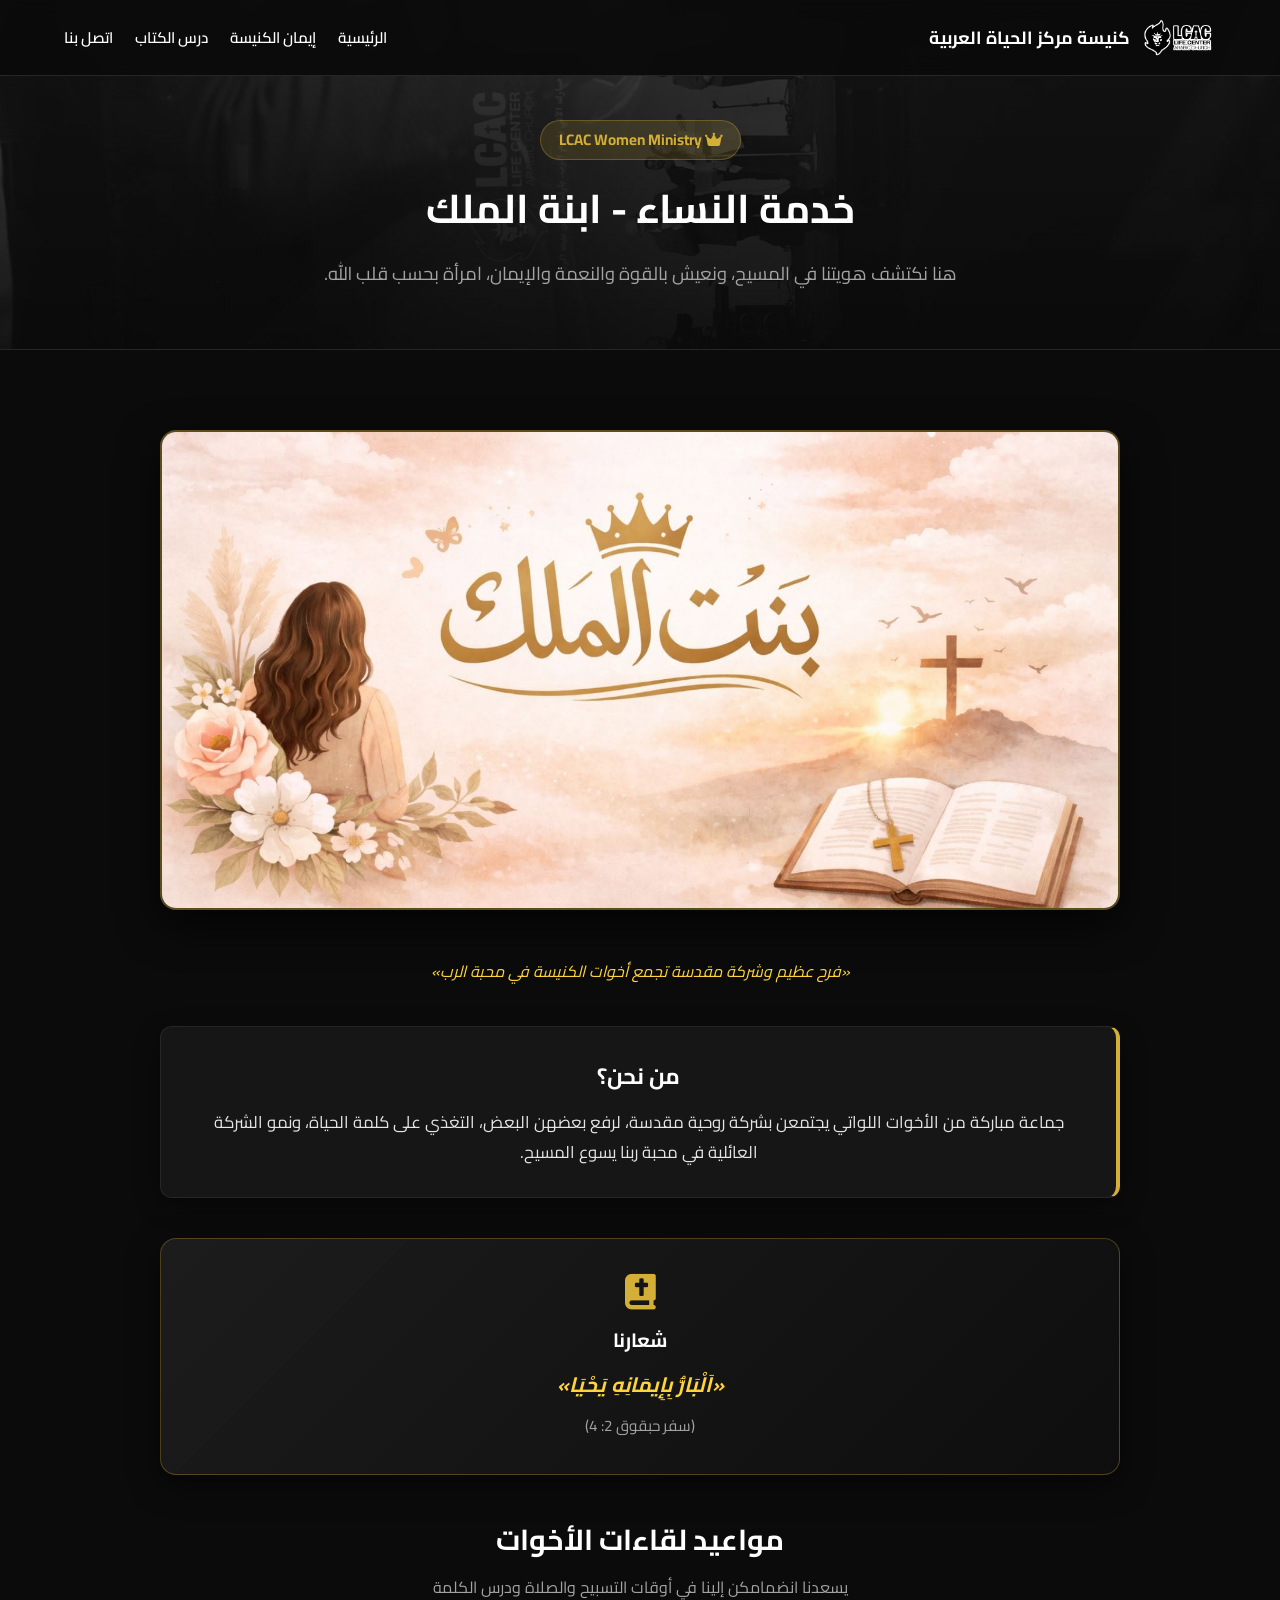
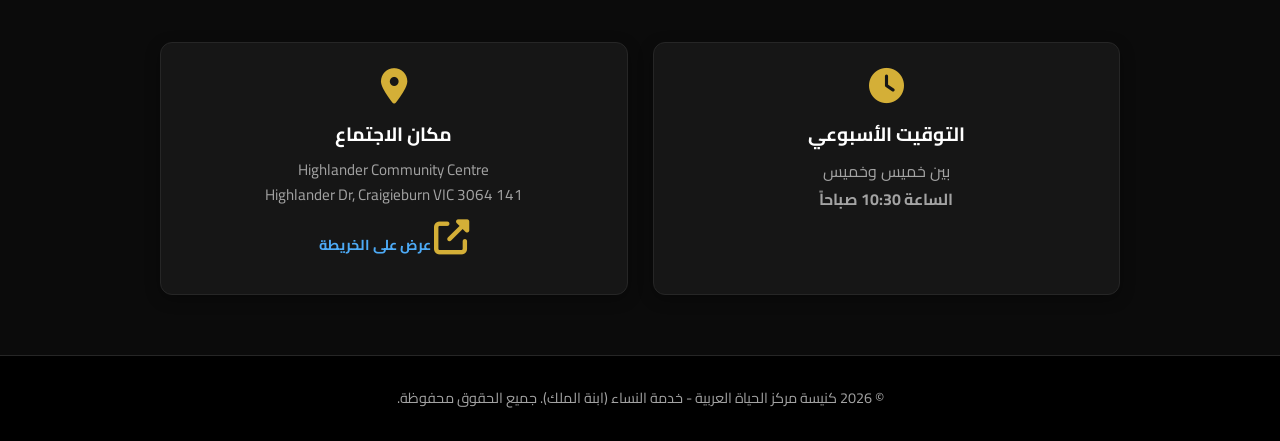
<file: women.html>
<!DOCTYPE html>
<html lang="ar" dir="rtl">
<head>
    <meta charset="UTF-8">
    <meta name="viewport" content="width=device-width, initial-scale=1.0">
    <title>خدمة النساء - ابنة الملك | كنيسة مركز الحياة العربية</title>
    
    <!-- الأيقونات والخطوط وملف التصميم المركزي -->
    <link rel="icon" type="image/png" href="favicon.png">
    <link rel="stylesheet" href="style.css">
    <link rel="stylesheet" href="https://cdnjs.cloudflare.com/ajax/libs/font-awesome/6.4.0/css/all.min.css">
    <link href="https://fonts.googleapis.com/css2?family=Cairo:wght@400;600;700&display=swap" rel="stylesheet">
    
    <style>
        .women-hero {
            text-align: center;
            padding: 120px 20px 60px;
            background: linear-gradient(rgba(20, 20, 20, 0.8), rgba(10, 10, 10, 0.95)), url('church4.jpg') center/cover;
            border-bottom: 1px solid var(--border-color);
        }

        .women-badge {
            background: rgba(212, 175, 55, 0.15);
            color: #d4af37;
            padding: 6px 18px;
            border-radius: 20px;
            font-size: 0.95rem;
            font-weight: bold;
            display: inline-block;
            margin-bottom: 15px;
            border: 1px solid rgba(212, 175, 55, 0.3);
        }

        .content-section {
            max-width: 1000px;
            margin: 50px auto;
            padding: 0 20px;
        }

        /* تنسيق الصورة الجماعية الكبيرة البارزة */
        .featured-group-photo {
            width: 100%;
            max-height: 480px;
            object-fit: cover;
            border-radius: 16px;
            border: 2px solid rgba(212, 175, 55, 0.4);
            box-shadow: 0 15px 40px rgba(0,0,0,0.7);
            margin: 30px 0;
        }

        .vision-box {
            background: var(--card-bg);
            border: 1px solid var(--border-color);
            border-right: 4px solid #d4af37;
            padding: 30px;
            border-radius: 12px;
            text-align: center;
            margin-bottom: 40px;
            box-shadow: 0 8px 25px rgba(0,0,0,0.4);
        }

        .verse-display-card {
            background: linear-gradient(135deg, rgba(30,30,30,0.9), rgba(15,15,15,0.95));
            border: 1px solid rgba(212, 175, 55, 0.3);
            border-radius: 16px;
            padding: 35px;
            text-align: center;
            margin: 40px 0;
            box-shadow: 0 10px 30px rgba(0,0,0,0.5);
        }

        .meeting-info-grid {
            display: grid;
            grid-template-columns: repeat(auto-fit, minmax(280px, 1fr));
            gap: 25px;
            margin-top: 40px;
        }

        .info-card {
            background: var(--card-bg);
            border: 1px solid var(--border-color);
            padding: 25px;
            border-radius: 12px;
            text-align: center;
            box-shadow: 0 4px 15px rgba(0,0,0,0.3);
        }

        .info-card i {
            font-size: 2.2rem;
            color: #d4af37;
            margin-bottom: 15px;
        }

        .gallery-grid {
            display: grid;
            grid-template-columns: repeat(auto-fit, minmax(280px, 1fr));
            gap: 20px;
            margin-top: 40px;
        }

        .gallery-item {
            border-radius: 12px;
            overflow: hidden;
            height: 220px;
            border: 1px solid var(--border-color);
            box-shadow: 0 4px 15px rgba(0,0,0,0.4);
        }

        .gallery-item img {
            width: 100%;
            height: 100%;
            object-fit: cover;
            transition: transform 0.4s ease;
        }

        .gallery-item:hover img {
            transform: scale(1.05);
        }
    </style>
</head>
<body>

    <!-- الهيدر الموحد -->
    <header>
        <div class="container nav-container">
            <div class="logo">
                <a href="ar.html">
                    <img src="chrch Logo.png" alt="الشعار" style="height: 40px;">
                    <span>كنيسة مركز الحياة العربية</span>
                </a>
            </div>
            <nav id="nav-menu">
                <ul>
                    <li><a href="ar.html" style="color:#fff; text-decoration:none;">الرئيسية</a></li>
                    <li><a href="faith.html" style="color:#fff; text-decoration:none;">إيمان الكنيسة</a></li>
                    <li><a href="bible-study.html" style="color:#fff; text-decoration:none;">درس الكتاب</a></li>
                    <li><a href="ar.html#contact" style="color:#fff; text-decoration:none;">اتصل بنا</a></li>
                </ul>
            </nav>
        </div>
    </header>

    <!-- ترويسة خدمة النساء -->
    <section class="women-hero">
        <span class="women-badge"><i class="fas fa-crown"></i> LCAC Women Ministry</span>
        <h1 style="color: #fff; font-size: 2.5rem; margin-bottom: 15px;">خدمة النساء - ابنة الملك</h1>
        <p style="color: var(--text-muted); font-size: 1.15rem; max-width: 650px; margin: 0 auto; line-height: 1.7;">
            هنا نكتشف هويتنا في المسيح، ونعيش بالقوة والنعمة والإيمان، امرأة بحسب قلب الله.
        </p>
    </section>

    <main class="content-section">
        
        <!-- الصورة الجماعية الكبيرة البارزة للأخوات -->
        <div style="text-align: center;">
            <img src="women-group.jpg" alt="صورة جماعية لخدمة النساء - ابنة الملك" class="featured-group-photo">
            <p style="color: #ffd43b; font-style: italic; margin-top: 10px; font-size: 1rem;">«فرح عظيم وشركة مقدسة تجمع أخوات الكنيسة في محبة الرب»</p>
        </div>

        <!-- رسالة الهوية -->
        <div class="vision-box" style="margin-top: 40px;">
            <h3 style="color: #fff; font-size: 1.4rem; margin-bottom: 12px;">من نحن؟</h3>
            <p style="color: #e5e5e5; font-size: 1.05rem; line-height: 1.8; margin: 0;">
                جماعة مباركة من الأخوات اللواتي يجتمعن بشركة روحية مقدسة، لرفع بعضهن البعض، التغذي على كلمة الحياة، ونمو الشركة العائلية في محبة ربنا يسوع المسيح.
            </p>
        </div>

        <!-- بطاقة الآية الرئيسية -->
        <div class="verse-display-card">
            <i class="fas fa-bible" style="font-size: 2.2rem; color: #d4af37; margin-bottom: 15px;"></i>
            <h3 style="color: #fff; font-size: 1.2rem; margin-bottom: 10px;">شعارنا</h3>
            <p style="color: #ffd43b; font-size: 1.3rem; font-weight: bold; font-style: italic; margin-bottom: 10px;">
                «اَلْبَارُّ بِإِيمَانِهِ يَحْيَا»
            </p>
            <span style="color: var(--text-muted); font-size: 0.95rem;">(سفر حبقوق 2: 4)</span>
        </div>

        <!-- مواعيد ومكان الاجتماع -->
        <h2 style="color: #fff; text-align: center; margin-bottom: 10px; font-size: 1.8rem;">مواعيد لقاءات الأخوات</h2>
        <p style="color: var(--text-muted); text-align: center; margin-bottom: 30px;">يسعدنا انضمامكن إلينا في أوقات التسبيح والصلاة ودرس الكلمة</p>

        <div class="meeting-info-grid">
            <div class="info-card">
                <i class="fas fa-clock"></i>
                <h3 style="color: #fff; font-size: 1.2rem; margin-bottom: 8px;">التوقيت الأسبوعي</h3>
                <p style="color: var(--text-muted); font-size: 1rem;">بين خميس وخميس<br><strong>الساعة 10:30 صباحاً</strong></p>
            </div>

            <div class="info-card">
                <i class="fas fa-map-marker-alt"></i>
                <h3 style="color: #fff; font-size: 1.2rem; margin-bottom: 8px;">مكان الاجتماع</h3>
                <p style="color: var(--text-muted); font-size: 0.95rem; line-height: 1.6;">
                    Highlander Community Centre<br>
                    141 Highlander Dr, Craigieburn VIC 3064
                </p>
                <a href="https://maps.google.com/?q=141+Highlander+Dr,+Craigieburn+VIC+3064" target="_blank" style="display: inline-block; margin-top: 12px; color: #4dabf7; font-size: 0.9rem; text-decoration: none; font-weight: bold;">
                    <i class="fas fa-external-link-alt"></i> عرض على الخريطة
                </a>
            </div>
        </div>

        
    </main>

    <!-- الفوتر -->
    <footer style="text-align: center; padding: 30px 0; border-top: 1px solid var(--border-color); color: var(--text-muted); font-size: 0.9rem; margin-top: 60px;">
        &copy; 2026 كنيسة مركز الحياة العربية - خدمة النساء (ابنة الملك). جميع الحقوق محفوظة.
    </footer>

</body>
</html>
</file>
<file: style.css>
/* ==========================================
   1. المتغيرات والإعدادات العامة
   ========================================== */
:root {
    --bg-color: #0b0b0b;
    --card-bg: #161616;
    --border-color: #262626;
    --text-color: #e5e5e5;
    --text-muted: #a3a3a3;
    --accent-color: #ffffff;
    --gold-color: #f39c12;
}

* {
    margin: 0;
    padding: 0;
    box-sizing: border-box;
    font-family: 'Cairo', sans-serif;
    scroll-behavior: smooth;
}

body {
    background-color: var(--bg-color);
    color: var(--text-color);
    line-height: 1.7;
}

/* دعم تلقائي لاتجاه الصفحة حسب اللغة (عربي/إنجليزي) */
body[dir="rtl"] {
    direction: rtl;
    text-align: right;
}

body[dir="ltr"], html[lang="en"] {
    direction: ltr;
    text-align: left;
}

.container {
    width: 90%;
    max-width: 1100px;
    margin: auto;
}


/* ==========================================
   2. الهيدر وشريط التنقل (Header & Navigation)
   ========================================== */
header {
    background: rgba(11, 11, 11, 0.95);
    backdrop-filter: blur(10px);
    border-bottom: 1px solid var(--border-color);
    position: fixed;
    width: 100%;
    top: 0;
    z-index: 1000;
}

.nav-container {
    display: flex;
    justify-content: space-between;
    align-items: center;
    height: 75px;
    width: 90%;
    max-width: 1200px;
    margin: auto;
}

/* التكيف التلقائي للووجو والقائمة حسب اتجاه الصفحة */
html[lang="en"] .nav-container, body[dir="ltr"] .nav-container {
    flex-direction: row;
}

html[lang="ar"] .nav-container, body[dir="rtl"] .nav-container {
    flex-direction: row; /* في العربي الشعار يمين والقائمة لليسار طبيعياً */
}

.logo {
    display: flex;
    align-items: center;
    gap: 12px;
    font-weight: 700;
    color: #fff;
    font-size: 1.1rem;
}

.logo a {
    display: flex;
    align-items: center;
    gap: 10px;
    text-decoration: none;
    color: #fff;
}

.logo img {
    height: 40px !important;    /* تثبيت الارتفاع بدقة ليكون متناسقاً مع شريط التنقل */
    width: auto !important;     /* الحفاظ على تناسب العرض تلقائياً */
    max-height: 40px !important; /* قيد أقصى لمنع أي تمدد مفاجئ */
    max-width: 150px !important; /* قيد أقصى للرض */
    object-fit: contain !important; /* منع التشوه نهائياً */
    display: block !important;
}

nav ul {
    display: flex;
    list-style: none;
    gap: 22px;
    align-items: center;
}

nav a {
    text-decoration: none;
    color: var(--text-muted);
    font-weight: 600;
    font-size: 0.95rem;
    transition: color 0.3s;
}

nav a:hover, .highlight-btn {
    color: #fff;
}

.highlight-btn {
    background: #fff;
    color: #000 !important;
    padding: 6px 15px;
    border-radius: 4px;
}

#menu-toggle {
    display: none;
    background: none;
    border: none;
    color: #fff;
    font-size: 1.6rem;
    cursor: pointer;
}


/* ==========================================
   3. الواجهة الرئيسية (Hero Section)
   ========================================== */
.hero {
    background: linear-gradient(rgba(0,0,0,0.85), rgba(0,0,0,0.85)), #111;
    min-height: 95vh;
    display: flex;
    align-items: center;
    text-align: center;
    color: #fff;
    padding-top: 80px;
}

.hero-logo-large img {
    height: 100px;
    margin-bottom: 20px;
}

.hero-content h1 {
    font-size: 2.5rem;
    margin-bottom: 5px;
    font-weight: 700;
}

.hero-content h2 {
    font-size: 1.2rem;
    color: var(--text-muted);
    margin-bottom: 20px;
}

.vision-text {
    font-size: 1.1rem;
    max-width: 700px;
    margin: 0 auto 30px auto;
    color: #d1d1d1;
    font-style: italic;
    padding: 0 15px;
}

body[dir="rtl"] .vision-text {
    border-right: 3px solid #fff;
}

body[dir="ltr"] .vision-text {
    border-left: 3px solid #fff;
}

.hero-buttons {
    display: flex;
    gap: 15px;
    justify-content: center;
    flex-wrap: wrap;
}

.btn {
    display: inline-block;
    padding: 12px 30px;
    border-radius: 5px;
    text-decoration: none;
    font-weight: 600;
    transition: 0.3s;
}

.primary-btn {
    background-color: #fff;
    color: #000;
}

.primary-btn:hover {
    background-color: #cccccc;
}

.secondary-btn {
    background-color: transparent;
    border: 1px solid #fff;
    color: #fff;
}

.secondary-btn:hover {
    background-color: #fff;
    color: #000;
}


/* ==========================================
   4. الأقسام والخدمات (Sections & Services)
   ========================================== */
.section {
    padding: 80px 0;
    text-align: center;
    border-bottom: 1px solid var(--border-color);
}

.section-desc {
    color: var(--text-muted);
    margin-bottom: 40px;
}

.services-grid {
    display: grid;
    grid-template-columns: repeat(auto-fit, minmax(280px, 1fr));
    gap: 20px;
}

.service-card {
    background: var(--card-bg);
    border: 1px solid var(--border-color);
    padding: 25px;
    border-radius: 8px;
    transition: transform 0.3s, border-color 0.3s;
}

.service-card:hover {
    transform: translateY(-5px);
    border-color: #4dabf7;
}

.service-card i {
    font-size: 24px;
    color: #fff;
    margin-bottom: 15px;
}

.service-card h3 {
    font-size: 1.1rem;
    margin-bottom: 8px;
    color: #fff;
}

.service-card .time {
    color: var(--text-muted);
    font-size: 0.95rem;
}

.special-card {
    grid-column: 1 / -1;
}

.location-note {
    display: block;
    margin-top: 10px;
    font-size: 0.9rem;
    color: var(--gold-color);
    background: rgba(243, 156, 18, 0.05);
    padding: 10px;
    border-radius: 5px;
}


/* ==========================================
   5. المؤتمر والخدام والمتحدثين (Conference)
   ========================================== */
.dark-section {
    background-color: #050505;
}

.badge {
    background: rgba(255,255,255,0.1);
    color: #fff;
    padding: 6px 16px;
    border-radius: 20px;
    font-size: 0.9rem;
    border: 1px solid var(--border-color);
}

.verse-box {
    max-width: 700px;
    margin: 25px auto;
    padding: 20px;
    background: var(--card-bg);
    border-radius: 5px;
    text-align: center;
}

body[dir="rtl"] .verse-box { border-right: 4px solid #fff; }
body[dir="ltr"] .verse-box { border-left: 4px solid #fff; }

.verse-box p {
    font-size: 1.1rem;
    font-weight: 600;
    margin-bottom: 5px;
}

.verse-box span {
    color: var(--text-muted);
    font-size: 0.9rem;
}

.conf-dates-grid {
    display: flex;
    justify-content: center;
    gap: 15px;
    margin: 30px 0;
    flex-wrap: wrap;
}

.date-item {
    background: var(--card-bg);
    border: 1px solid var(--border-color);
    padding: 15px 25px;
    border-radius: 8px;
    min-width: 160px;
}

.date-item .day-name {
    display: block;
    font-weight: 700;
    color: #fff;
    margin-bottom: 5px;
}

.date-item .date-num {
    color: var(--text-muted);
    font-size: 0.9rem;
}

.conf-location {
    margin: 30px auto;
    background: var(--card-bg);
    padding: 20px;
    border-radius: 8px;
    border: 1px solid var(--border-color);
    max-width: 500px;
}

.conf-location i {
    font-size: 22px;
    color: #fff;
    margin-bottom: 10px;
}

.speakers-grid {
    display: flex;
    justify-content: center;
    gap: 25px;
    margin: 40px 0;
    flex-wrap: wrap;
}

.speaker-card {
    background: var(--card-bg);
    border: 1px solid var(--border-color);
    border-radius: 10px;
    overflow: hidden;
    width: 250px;
    text-align: center;
    box-shadow: 0 4px 10px rgba(0,0,0,0.3);
}

.speaker-img {
    width: 100%;
    height: 180px;
    overflow: hidden;
    background: #1f1f1f;
}

.speaker-img img {
    width: 100%;
    height: 100%;
    object-fit: cover;
    display: block;
}

.speaker-info {
    padding: 15px;
}

.speaker-card h3 {
    font-size: 1.1rem;
    color: #fff;
    margin-bottom: 5px;
}

.speaker-card p {
    font-size: 0.9rem;
    color: var(--text-muted);
    margin: 0;
}


/* ==========================================
   6. الأزرار العائمة والفوتر (Floating & Footer)
   ========================================== */
.qr-container {
    max-width: 300px;
    margin: auto;
    background: var(--card-bg);
    padding: 20px;
    border-radius: 10px;
    border: 1px solid var(--border-color);
}

.qr-container img {
    width: 100%;
    height: auto;
    border-radius: 5px;
    margin-bottom: 10px;
}

.qr-container p {
    font-size: 0.85rem;
    color: var(--text-muted);
}

.floating-buttons {
    position: fixed;
    bottom: 25px;
    z-index: 1000;
    display: flex;
    flex-direction: column;
    gap: 12px;
}

body[dir="rtl"] .floating-buttons { left: 25px; }
body[dir="ltr"] .floating-buttons { right: 25px; }

.floating-buttons a {
    width: 50px;
    height: 50px;
    border-radius: 50%;
    display: flex;
    align-items: center;
    justify-content: center;
    color: #fff;
    font-size: 22px;
    box-shadow: 0 4px 15px rgba(0,0,0,0.5);
    transition: transform 0.3s;
}

.floating-buttons a:hover {
    transform: scale(1.1);
}

.whatsapp-btn { background-color: #25d366; }
.call-btn { background-color: #333; border: 1px solid #555; }

footer {
    background: #000;
    color: var(--text-muted);
    text-align: center;
    padding: 25px 0;
    font-size: 0.9rem;
    border-top: 1px solid var(--border-color);
}


/* ==========================================
   7. الشرائح المتحركة (Slideshows)
   ========================================== */
.bg-slideshow, .ar-bg-slideshow {
    position: fixed;
    top: 0;
    left: 0;
    width: 100%;
    height: 100%;
    z-index: -2;
    overflow: hidden;
}

.bg-slide, .ar-slide {
    position: absolute;
    top: 0;
    left: 0;
    width: 100%;
    height: 100%;
    background-size: cover;
    background-position: center;
    opacity: 0;
}

.bg-slide { animation: slideAnimation 18s infinite; }
.ar-slide { animation: arSlideAnimation 30s infinite; }

@keyframes slideAnimation {
    0% { opacity: 0; transform: scale(1); }
    10% { opacity: 1; }
    33% { opacity: 1; }
    43% { opacity: 0; transform: scale(1.05); }
    100% { opacity: 0; }
}

@keyframes arSlideAnimation {
    0% { opacity: 0; transform: scale(1); }
    8% { opacity: 1; }
    24% { opacity: 1; }
    32% { opacity: 0; transform: scale(1.05); }
    100% { opacity: 0; }
}

.overlay, .ar-overlay {
    position: fixed;
    top: 0;
    left: 0;
    width: 100%;
    height: 100%;
    background: rgba(0, 0, 0, 0.6);
    z-index: -1;
}


/* ==========================================
   8. التجاوب مع الهواتف الذكية (Responsive Menu)
   ========================================== */
@media (max-width: 900px) {
    #menu-toggle { display: block !important; }
    #nav-menu {
        display: none;
        position: absolute;
        top: 100%;
        left: 0;
        width: 100%;
        background: rgba(15, 15, 15, 0.98);
        backdrop-filter: blur(10px);
        border-bottom: 1px solid rgba(255, 255, 255, 0.1);
        padding: 20px 0;
        box-shadow: 0 10px 25px rgba(0,0,0,0.8);
        z-index: 1000;
    }
    #nav-menu.active { display: block; }
    #nav-menu ul { flex-direction: column !important; gap: 15px !important; text-align: center !important; }
}
</file>
